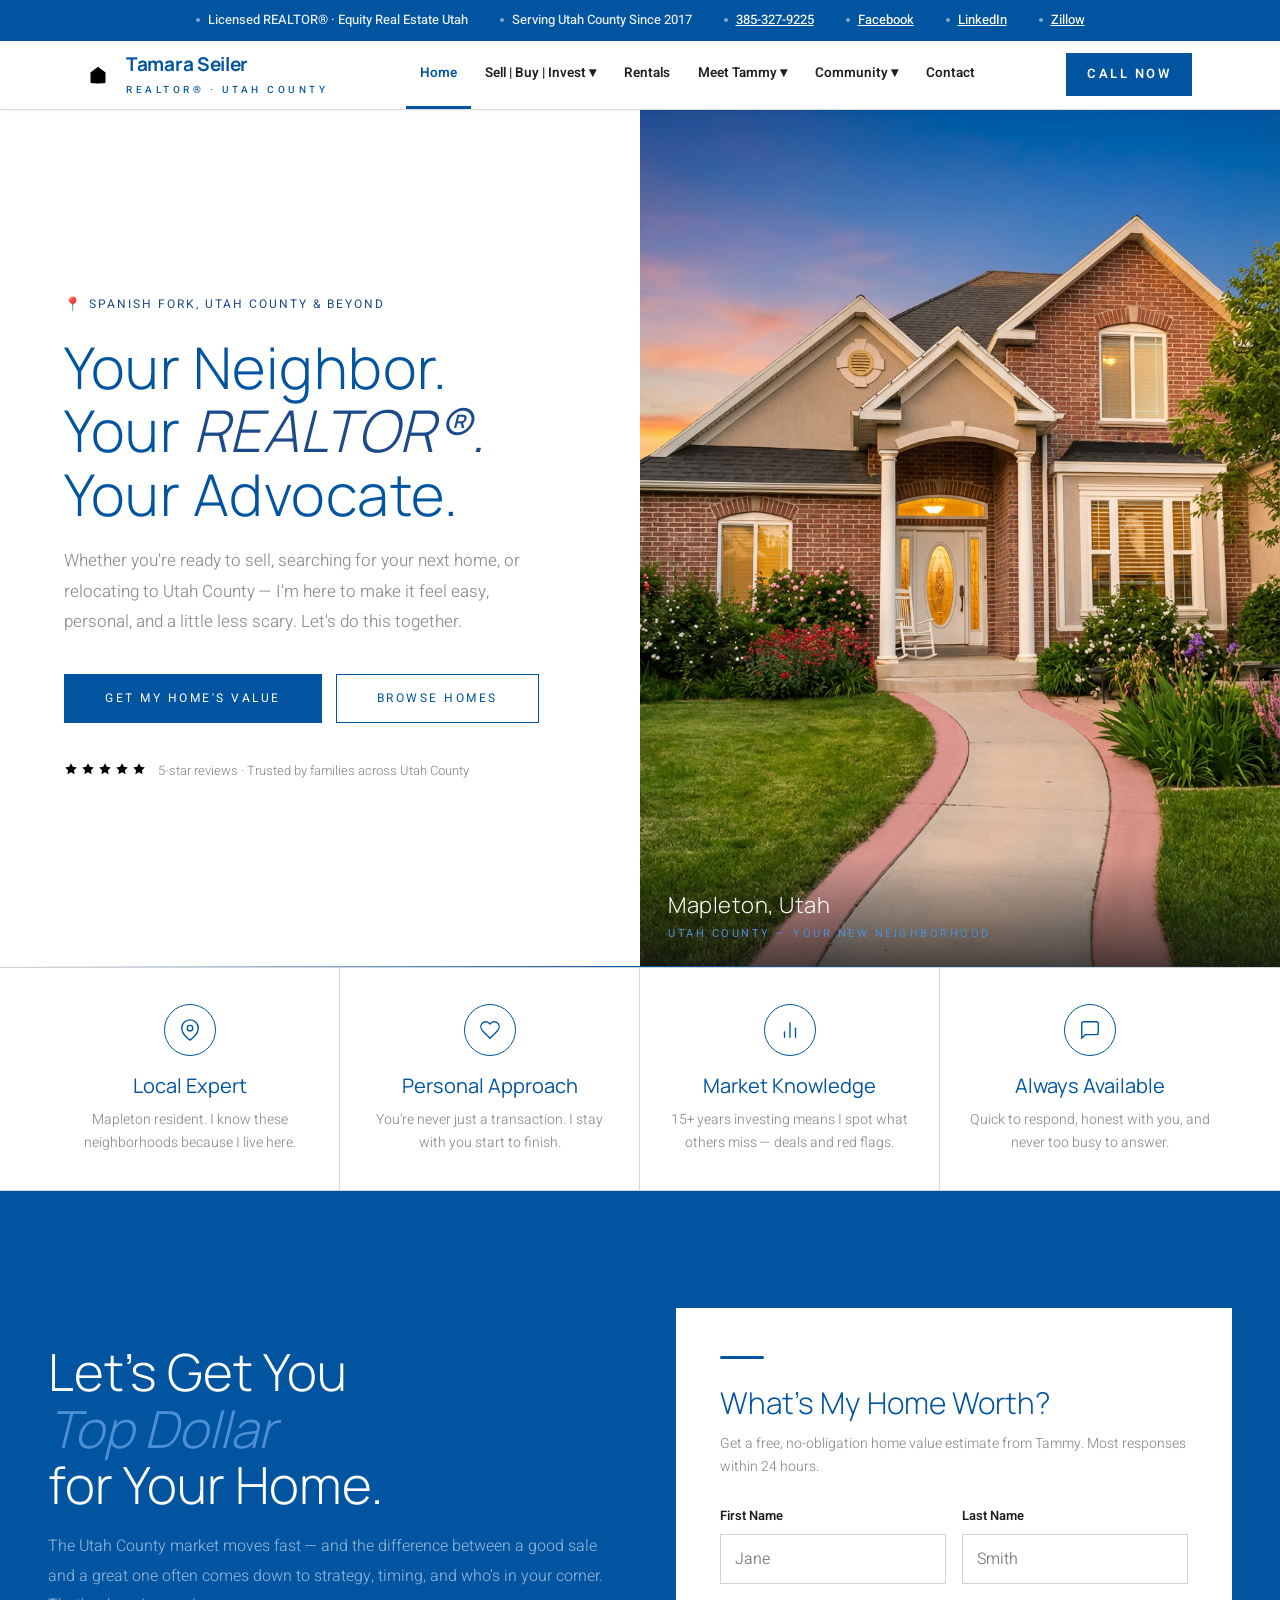
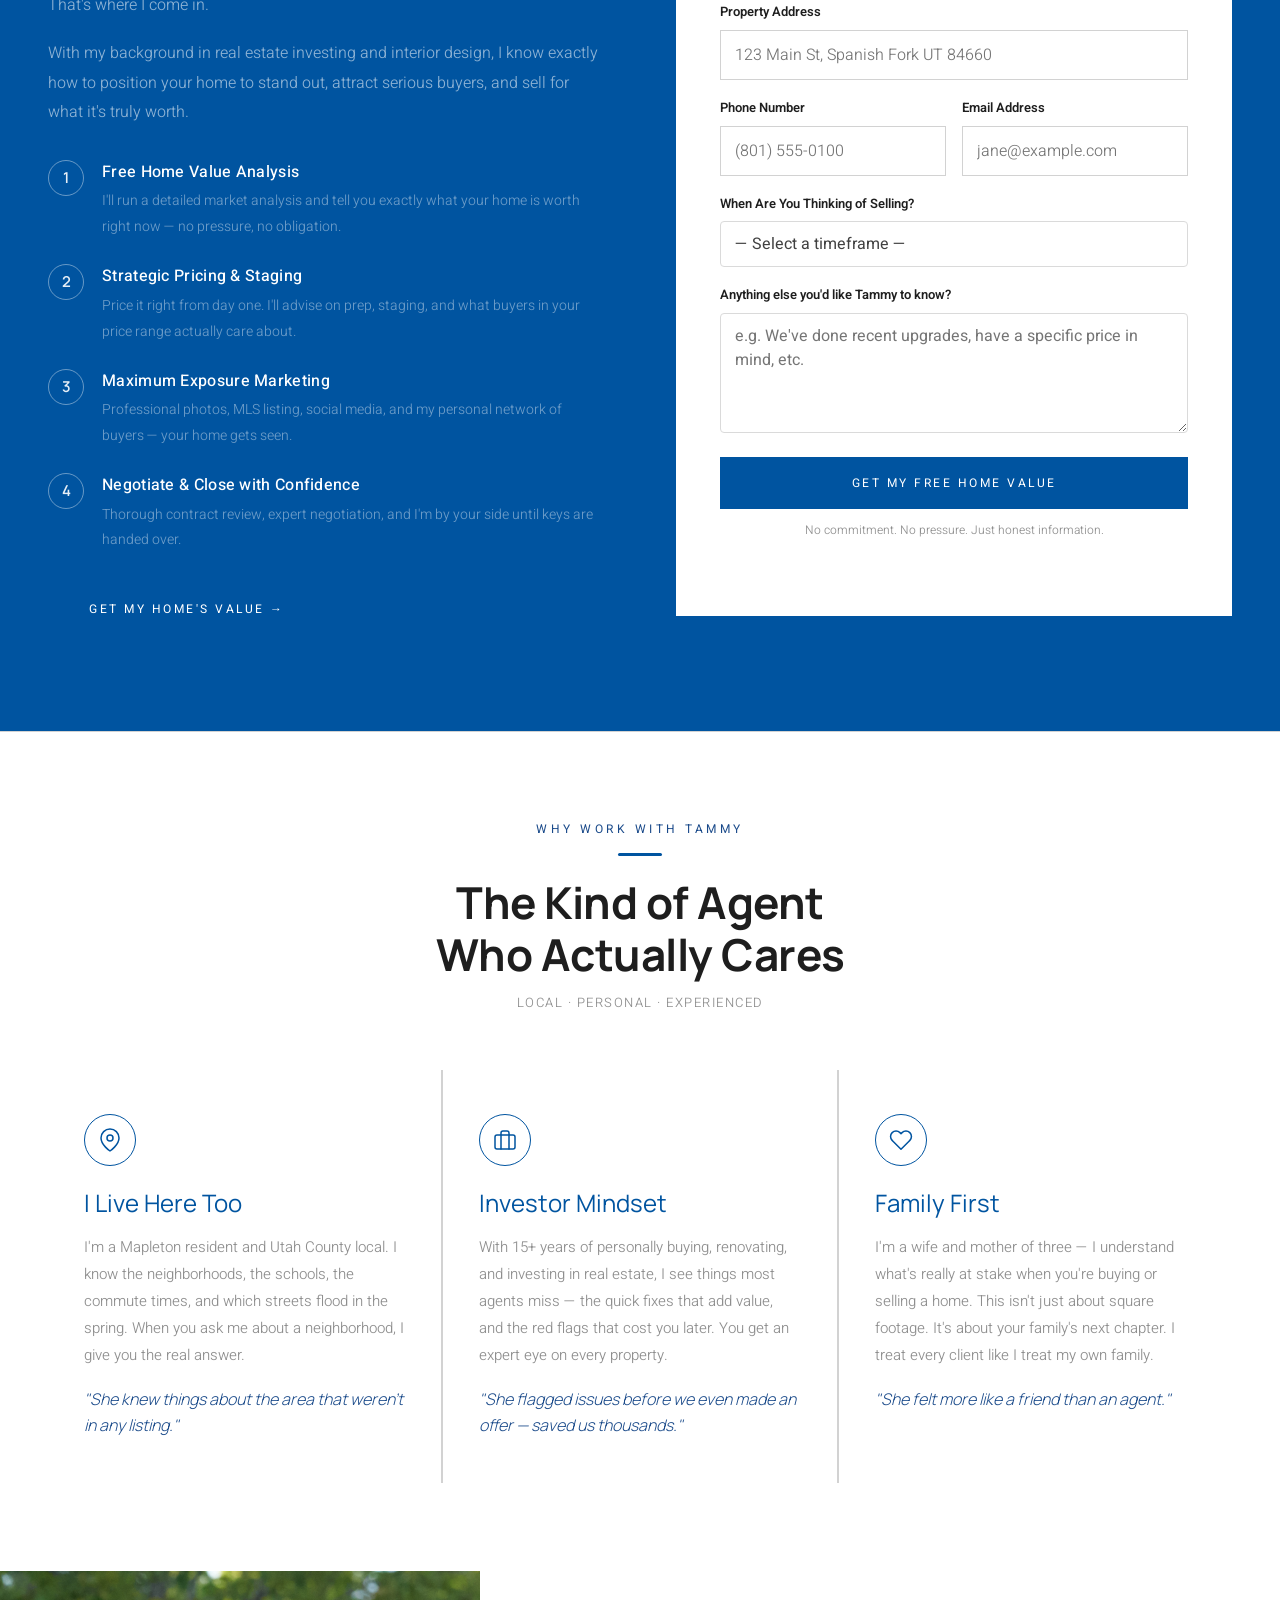
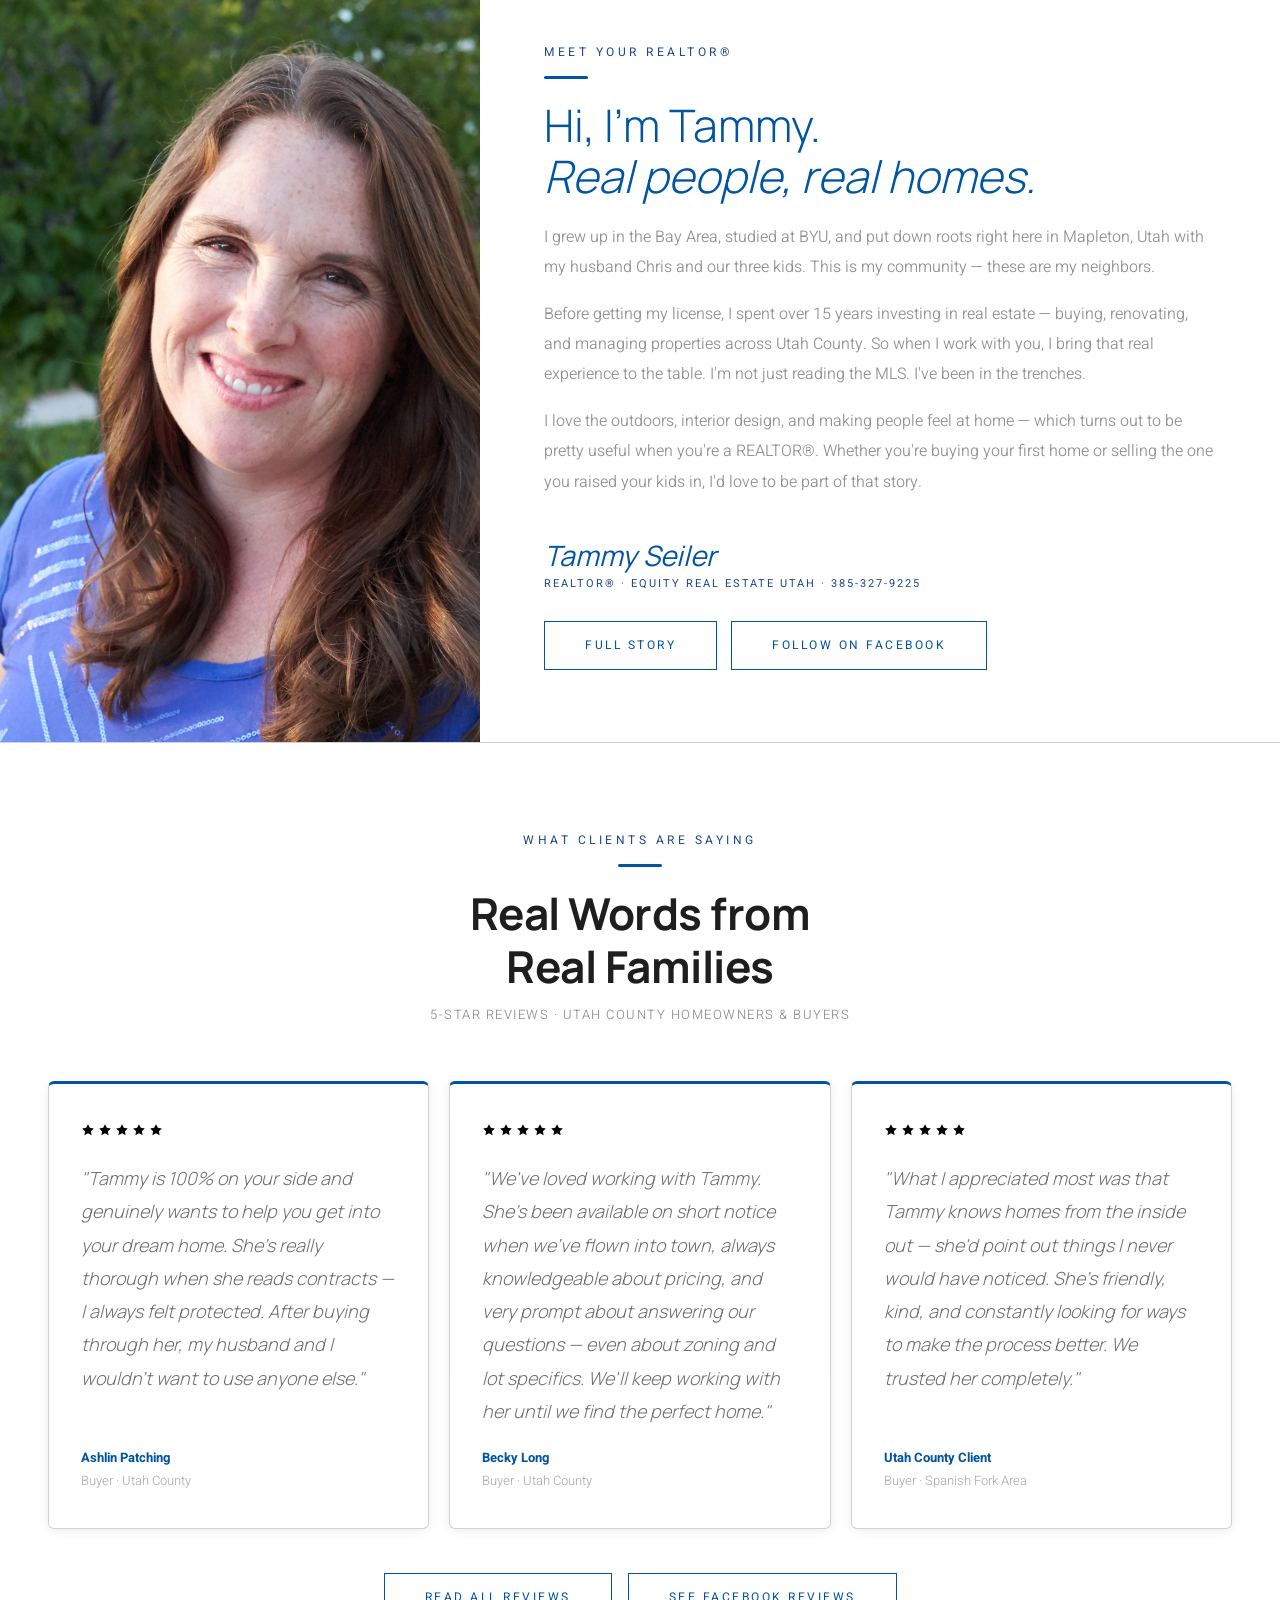
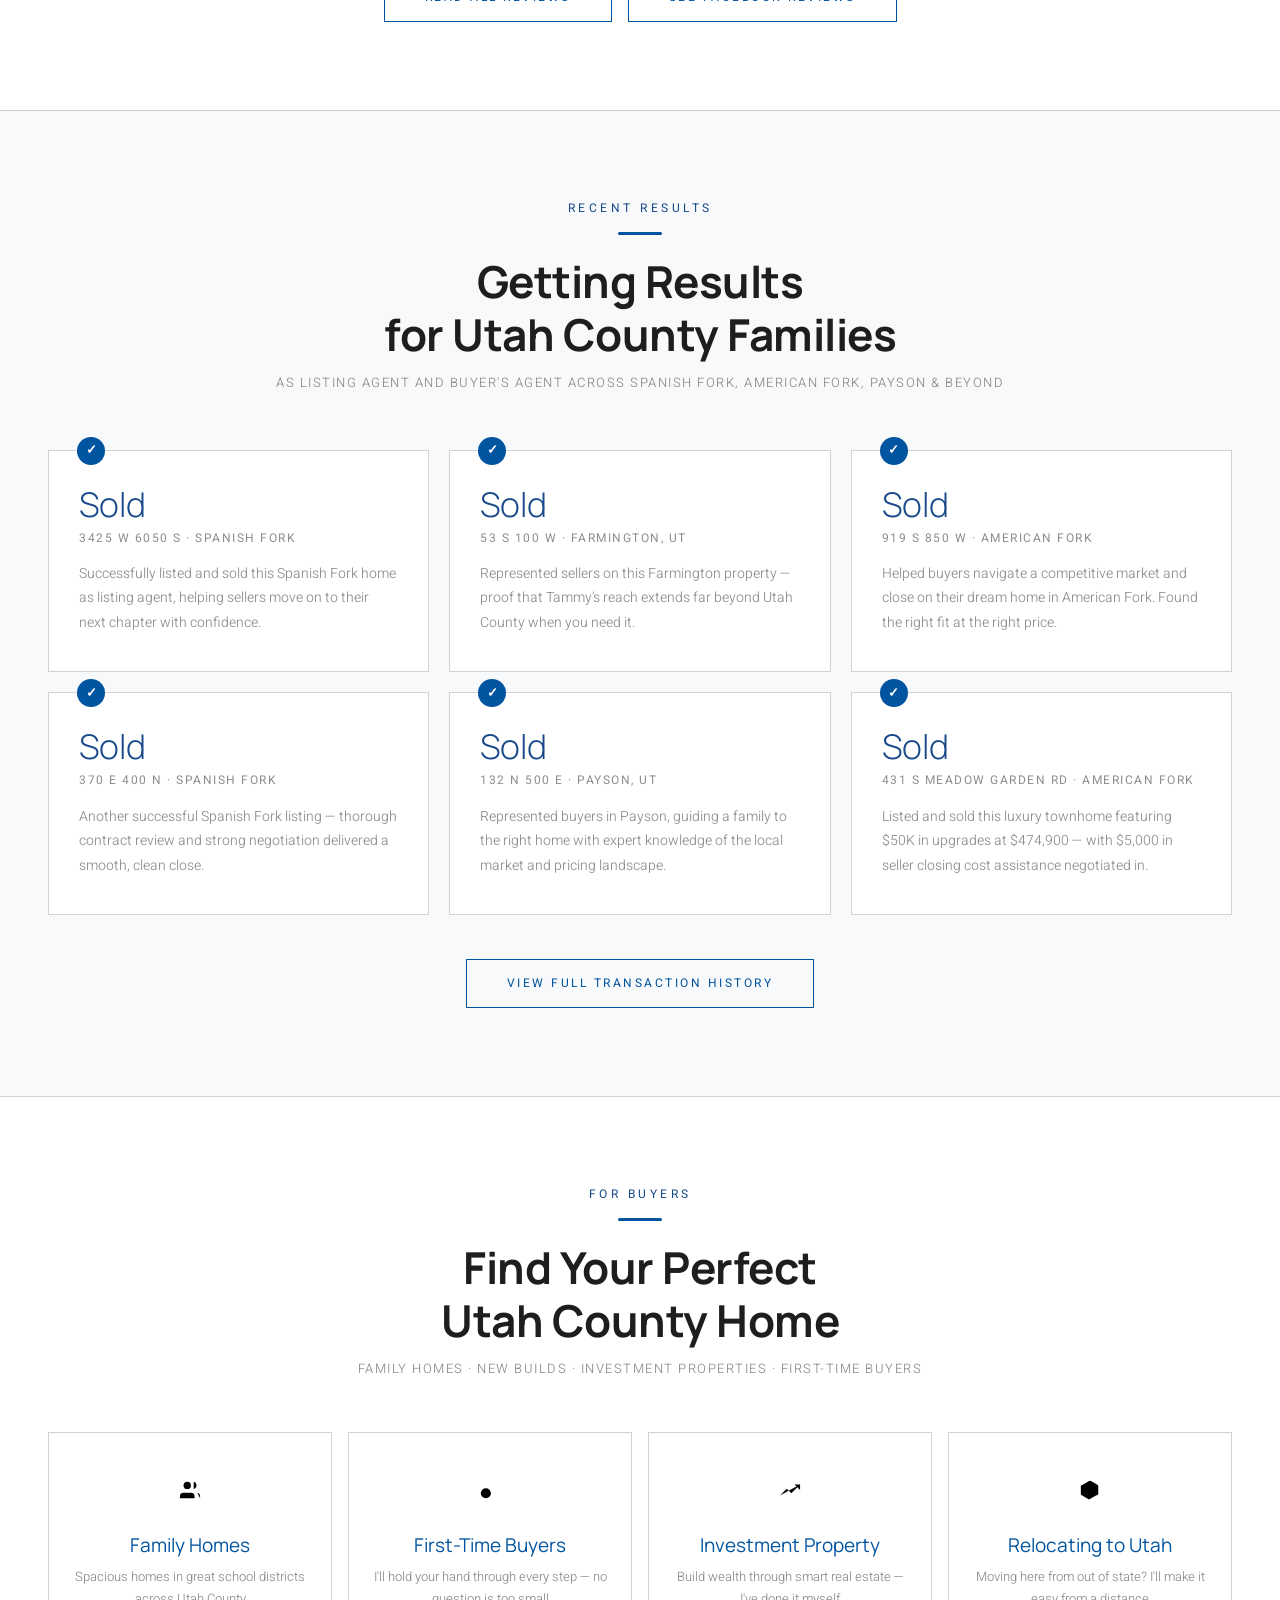
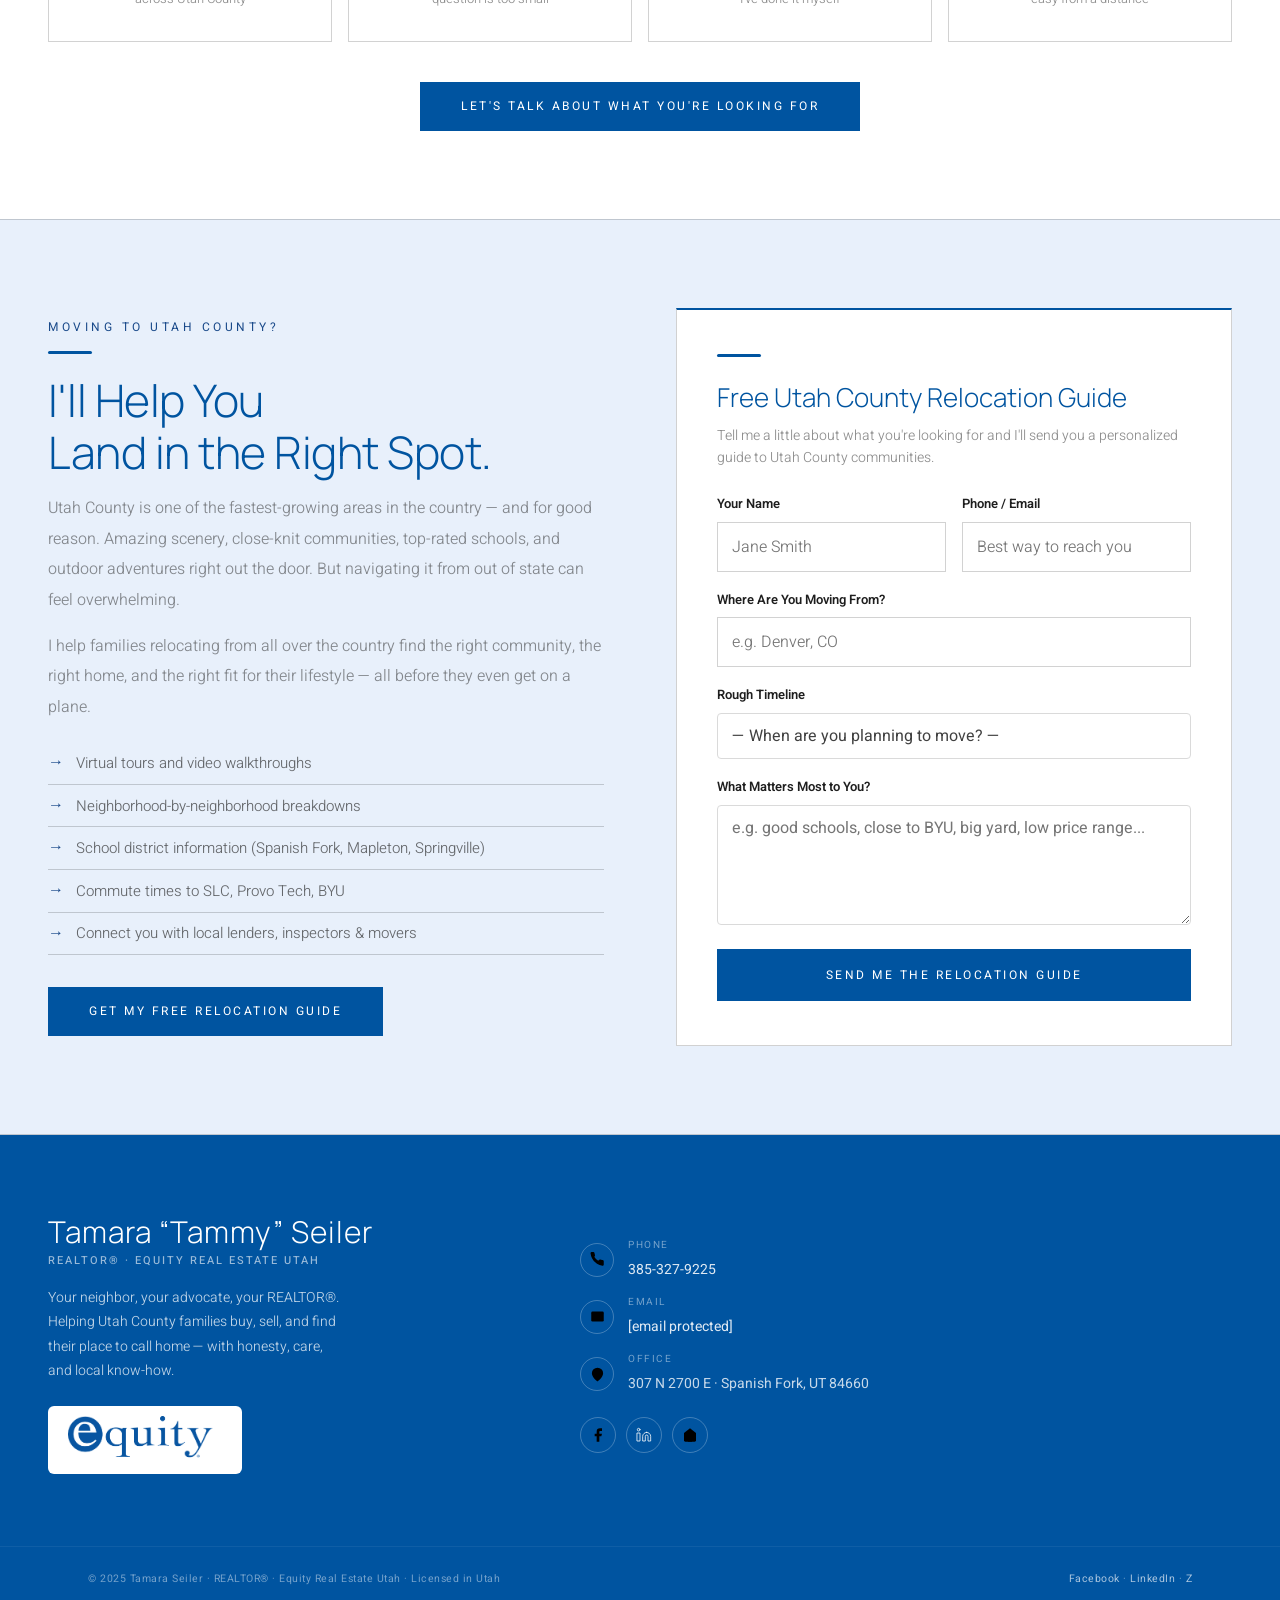
<file: index.html>
<!DOCTYPE html>
<html lang="en">
<head>
  <meta charset="UTF-8"/>
  <meta name="viewport" content="width=device-width, initial-scale=1.0"/>
  <title>Tamara Seiler · REALTOR&reg; | Utah County Homes | Spanish Fork</title>
  <meta name="description" content="Tamara &ldquo;Tammy&rdquo; Seiler is a trusted REALTOR&reg; in Spanish Fork, Utah. Serving Mapleton, Provo, and all of Utah County. Free home value estimates. Call 385-327-9225."/>
  <meta name="keywords" content="realtor Spanish Fork Utah, homes for sale Utah County, Mapleton real estate, Provo homes for sale, sell my home Utah, Tamara Seiler realtor"/>
  <link rel="stylesheet" href="style.css"/>
  <!-- Open Graph -->
  <meta property="og:title" content="Tamara Seiler · REALTOR® | Utah County Real Estate"/>
  <meta property="og:description" content="Helping families buy and sell homes across Utah County. Local expert, personal approach. Call 385-327-9225."/>
  <meta property="og:type" content="website"/>
  <link rel="canonical" href="https://www.tammyseiler.com/"/>
  <script type="application/ld+json">
      {
        "@context": "https://schema.org",
        "@type": "RealEstateAgent",
        "name": "Tamara Seiler",
        "alternateName": "Tammy Seiler",
        "description": "Licensed REALTOR® serving Spanish Fork, Mapleton, Provo, and all of Utah County. Specializing in helping families buy and sell homes.",
        "url": "https://www.tammyseiler.com",
        "telephone": "+13853279225",
        "email": "tammy@tammyseiler.com",
        "image": "img/tammypic.png",
        "address": {
          "@type": "PostalAddress",
          "streetAddress": "307 N 2700 E",
          "addressLocality": "Spanish Fork",
          "addressRegion": "UT",
          "postalCode": "84660",
          "addressCountry": "US"
        },
        "geo": {
          "@type": "GeoCoordinates",
          "latitude": 40.1150,
          "longitude": -111.6549
        },
        "areaServed": [
          {"@type": "City", "name": "Spanish Fork", "containedInPlace": {"@type": "State", "name": "Utah"}},
          {"@type": "City", "name": "Mapleton", "containedInPlace": {"@type": "State", "name": "Utah"}},
          {"@type": "City", "name": "Provo", "containedInPlace": {"@type": "State", "name": "Utah"}},
          {"@type": "City", "name": "Springville", "containedInPlace": {"@type": "State", "name": "Utah"}},
          {"@type": "City", "name": "American Fork", "containedInPlace": {"@type": "State", "name": "Utah"}},
          {"@type": "City", "name": "Payson", "containedInPlace": {"@type": "State", "name": "Utah"}}
        ],
        "memberOf": {
          "@type": "Organization",
          "name": "Equity Real Estate Utah"
        },
        "sameAs": [
          "https://www.facebook.com/tamara.utah.homes/",
          "https://www.linkedin.com/in/tammy-seiler"
        ]
      }
  </script>
<meta property="og:image" content="https://www.tammyseiler.com/img/tammypic.png"/>
  <meta property="og:url" content="https://www.tammyseiler.com/"/>
</head>
<body>

<!-- ════════════════════════════════════════════════════════════
     TRUST BAR — quick credibility at the very top
     ════════════════════════════════════════════════════════════ -->
<div class="trust-bar">
  <div class="tb-item"><span class="tb-dot"></span><span>Licensed REALTOR&reg; &middot; Equity Real Estate Utah</span></div>
  <div class="tb-item"><span class="tb-dot"></span><span>Serving Utah County Since 2017</span></div>
  <div class="tb-item"><span class="tb-dot"></span><a href="tel:3853279225">385-327-9225</a></div>
  <div class="tb-item"><span class="tb-dot"></span><a href="https://www.facebook.com/tamara.utah.homes/" target="_blank" rel="noopener">Facebook</a></div>
  <div class="tb-item"><span class="tb-dot"></span><a href="https://www.linkedin.com/in/tammy-seiler" target="_blank" rel="noopener">LinkedIn</a></div>
  <div class="tb-item"><span class="tb-dot"></span><a href="https://www.zillow.com/profile/Tammys-Realty" target="_blank" rel="noopener">Zillow</a></div>
</div>
</div>

<!-- ════════════════════════════════════════════════════════════
     NAVIGATION
     ════════════════════════════════════════════════════════════ -->
<header>
  <div class="nav-inner">
    <a class="nav-brand" href="index.html">
      <span style="color:var(--equity-blue);display:flex;align-items:center;flex-shrink:0;"><svg width="20" height="20" viewBox="0 0 24 24"><path d="M3 9l9-7 9 7v11a2 2 0 01-2 2H5a2 2 0 01-2-2z"/><polyline points="9 22 9 12 15 12 15 22"/></svg></span>
      <div style="margin-left:8px;"><span class="brand-name">Tamara Seiler</span><span class="brand-sub">REALTOR&reg; &middot; Utah County</span></div>
    </a>
    <ul class="nav-links">
      <li><a href="index.html" class="active">Home</a></li>
      <li class="has-dropdown"><a href="buy-sell-invest.html">Sell | Buy | Invest &#9662;</a><div class="dropdown"><a href="buy-sell-invest.html#sell">Sell Your Home</a><a href="buy-sell-invest.html#buy">Buy a Home</a><a href="buy-sell-invest.html#invest">Invest</a><a href="featured-listings.html">Current Listings</a></div></li>
      <li><a href="rentals.html">Rentals</a></li>
      <li class="has-dropdown"><a href="about.html">Meet Tammy &#9662;</a><div class="dropdown"><a href="about.html">About Tammy</a><a href="client-testimonials.html">Client Reviews</a></div></li>
      <li class="has-dropdown"><a href="community.html">Community &#9662;</a><div class="dropdown"><a href="community.html#spanish-fork">Spanish Fork</a><a href="community.html#mapleton">Mapleton</a><a href="community.html#springville">Springville</a></div></li>
      <li><a href="contact.html">Contact</a></li>
    </ul>
    <div class="nav-right"><a href="tel:3853279225" class="btn btn-gold" style="padding:10px 20px;font-size:13px;font-weight:600;white-space:nowrap;">Call Now</a></div>
    <button class="hamburger" aria-label="Menu"><span></span><span></span><span></span></button>
  </div>
</header>

<!-- ════════════════════════════════════════════════════════════
     HERO — Above the fold. Personal photo + dual CTA.
     H1 optimized for "Realtor Spanish Fork / Utah County"
     ════════════════════════════════════════════════════════════ -->
<section class="hero-v5" aria-label="Welcome">
  <div class="hero-v5-text">
    <div class="location-tag">Spanish Fork, Utah County &amp; Beyond</div>
    <h1>Your Neighbor.<br/>Your <em>REALTOR®.</em><br/>Your Advocate.</h1>
    <p class="hero-sub">
      Whether you're ready to sell, searching for your next home, or relocating to Utah County — I'm here to make it feel easy, personal, and a little less scary. Let's do this together.
    </p>
    <div class="hero-dual-cta">
      <a href="buy-sell-invest.html" class="btn btn-ink">Get My Home's Value</a>
      <a href="featured-listings.html" class="btn btn-outline">Browse Homes</a>
    </div>
    <div class="hero-social-proof">
      <span class="star-row"><span style="display:inline-flex;gap:3px;color:var(--equity-blue);"><svg width="14" height="14" viewBox="0 0 24 24"><polygon points="12 2 15.09 8.26 22 9.27 17 14.14 18.18 21.02 12 17.77 5.82 21.02 7 14.14 2 9.27 8.91 8.26 12 2"/></svg> <svg width="14" height="14" viewBox="0 0 24 24"><polygon points="12 2 15.09 8.26 22 9.27 17 14.14 18.18 21.02 12 17.77 5.82 21.02 7 14.14 2 9.27 8.91 8.26 12 2"/></svg> <svg width="14" height="14" viewBox="0 0 24 24"><polygon points="12 2 15.09 8.26 22 9.27 17 14.14 18.18 21.02 12 17.77 5.82 21.02 7 14.14 2 9.27 8.91 8.26 12 2"/></svg> <svg width="14" height="14" viewBox="0 0 24 24"><polygon points="12 2 15.09 8.26 22 9.27 17 14.14 18.18 21.02 12 17.77 5.82 21.02 7 14.14 2 9.27 8.91 8.26 12 2"/></svg> <svg width="14" height="14" viewBox="0 0 24 24"><polygon points="12 2 15.09 8.26 22 9.27 17 14.14 18.18 21.02 12 17.77 5.82 21.02 7 14.14 2 9.27 8.91 8.26 12 2"/></svg></span></span>
      <span>5-star reviews · Trusted by families across Utah County</span>
    </div>
  </div>
  <div class="hero-v5-image">
    <img src="img/hero.png"
         style="object-position: center 40%;"
         alt="Mapleton, Utah — Scenic mountain views"
         loading="eager"/>
    <div class="img-caption">
      <div class="caption-name">Mapleton, Utah</div>
      <div class="caption-title">Utah County — Your New Neighborhood</div>
    </div>
  </div>
</section>

<!-- ════════════════════════════════════════════════════════════
     VALUE PROPS — Quick-scan trust signals below the fold
     ════════════════════════════════════════════════════════════ -->
<div class="value-strip">
  <div class="value-strip-inner">
    <div class="value-item">
      <div class="value-icon" style="display:flex;justify-content:center;margin-bottom:14px;"><span class="lux-icon"><svg width="22" height="22" viewBox="0 0 24 24"><path d="M21 10c0 7-9 13-9 13s-9-6-9-13a9 9 0 0118 0z"/><circle cx="12" cy="10" r="3"/></svg></span></div>
      <div class="value-title">Local Expert</div>
      <div class="value-desc">Mapleton resident. I know these neighborhoods because I live here.</div>
    </div>
    <div class="value-item">
      <div class="value-icon" style="display:flex;justify-content:center;margin-bottom:14px;"><span class="lux-icon"><svg width="22" height="22" viewBox="0 0 24 24"><path d="M20.42 4.58a5.4 5.4 0 00-7.65 0l-.77.78-.77-.78a5.4 5.4 0 00-7.65 0C1.46 6.7 1.33 10.28 4 13l8 8 8-8c2.67-2.72 2.54-6.3.42-8.42z"/></svg></span></div>
      <div class="value-title">Personal Approach</div>
      <div class="value-desc">You're never just a transaction. I stay with you start to finish.</div>
    </div>
    <div class="value-item">
      <div class="value-icon" style="display:flex;justify-content:center;margin-bottom:14px;"><span class="lux-icon"><svg width="22" height="22" viewBox="0 0 24 24"><line x1="18" y1="20" x2="18" y2="10"/><line x1="12" y1="20" x2="12" y2="4"/><line x1="6" y1="20" x2="6" y2="14"/></svg></span></div>
      <div class="value-title">Market Knowledge</div>
      <div class="value-desc">15+ years investing means I spot what others miss — deals and red flags.</div>
    </div>
    <div class="value-item">
      <div class="value-icon" style="display:flex;justify-content:center;margin-bottom:14px;"><span class="lux-icon"><svg width="22" height="22" viewBox="0 0 24 24"><path d="M21 15a2 2 0 01-2 2H7l-4 4V5a2 2 0 012-2h14a2 2 0 012 2z"/></svg></span></div>
      <div class="value-title">Always Available</div>
      <div class="value-desc">Quick to respond, honest with you, and never too busy to answer.</div>
    </div>
  </div>
</div>

<!-- ════════════════════════════════════════════════════════════
     SELLER SECTION — HIGH PRIORITY lead generation
     Target: homeowners thinking about selling
     ════════════════════════════════════════════════════════════ -->
<section class="seller-section" id="sell" aria-label="Sell your home">
  <div class="seller-inner">
    <div class="seller-text">
      <span class="eyebrow">Thinking of Selling?</span>
      <div class="gold-rule"></div>
      <h2>Let's Get You<br/><em>Top Dollar</em><br/>for Your Home.</h2>
      <p>
        The Utah County market moves fast — and the difference between a good sale and a great one often comes down to strategy, timing, and who's in your corner. That's where I come in.
      </p>
      <p>
        With my background in real estate investing and interior design, I know exactly how to position your home to stand out, attract serious buyers, and sell for what it's truly worth.
      </p>
      <div class="seller-steps">
        <div class="seller-step">
          <div class="seller-step-num">1</div>
          <div class="seller-step-body">
            <h4>Free Home Value Analysis</h4>
            <p>I'll run a detailed market analysis and tell you exactly what your home is worth right now — no pressure, no obligation.</p>
          </div>
        </div>
        <div class="seller-step">
          <div class="seller-step-num">2</div>
          <div class="seller-step-body">
            <h4>Strategic Pricing &amp; Staging</h4>
            <p>Price it right from day one. I'll advise on prep, staging, and what buyers in your price range actually care about.</p>
          </div>
        </div>
        <div class="seller-step">
          <div class="seller-step-num">3</div>
          <div class="seller-step-body">
            <h4>Maximum Exposure Marketing</h4>
            <p>Professional photos, MLS listing, social media, and my personal network of buyers — your home gets seen.</p>
          </div>
        </div>
        <div class="seller-step">
          <div class="seller-step-num">4</div>
          <div class="seller-step-body">
            <h4>Negotiate &amp; Close with Confidence</h4>
            <p>Thorough contract review, expert negotiation, and I'm by your side until keys are handed over.</p>
          </div>
        </div>
      </div>
      <a href="buy-sell-invest.html" class="btn btn-gold">Get My Home's Value →</a>
    </div>

    <!-- Seller lead capture form -->
    <div class="seller-form-card">
      <div class="gold-rule"></div>
      <h3>What's My Home Worth?</h3>
      <p>Get a free, no-obligation home value estimate from Tammy. Most responses within 24 hours.</p>
      <form data-form="home-value" id="homeValueForm">
          <input type="hidden" name="form_type" value="Home Value Request" />
          <div class="form-2col">
              <div class="input-group">
                  <label class="input-label">First Name</label>
                  <input class="input-field" type="text" name="firstName" placeholder="Jane" required />
              </div>
              <div class="input-group">
                  <label class="input-label">Last Name</label>
                  <input class="input-field" type="text" name="lastName" placeholder="Smith" required />
              </div>
          </div>
          <div class="input-group">
              <label class="input-label">Property Address</label>
              <input class="input-field" type="text" name="address" placeholder="123 Main St, Spanish Fork UT 84660" required />
          </div>
          <div class="form-2col">
              <div class="input-group">
                  <label class="input-label">Phone Number</label>
                  <input class="input-field" type="tel" name="phone" placeholder="(801) 555-0100" />
              </div>
              <div class="input-group">
                  <label class="input-label">Email Address</label>
                  <input class="input-field" type="email" name="email" placeholder="jane@example.com" required />
              </div>
          </div>
          <div class="input-group">
              <label class="input-label">When Are You Thinking of Selling?</label>
              <select class="input-field" name="timeline">
                  <option value="">— Select a timeframe —</option>
                  <option>Right away (0–3 months)</option>
                  <option>Within 6 months</option>
                  <option>Just exploring for now</option>
                  <option>Not sure yet</option>
              </select>
          </div>
          <div class="input-group" style="margin-bottom:24px;">
              <label class="input-label">Anything else you'd like Tammy to know?</label>
              <textarea class="input-field" name="notes" rows="3" placeholder="e.g. We've done recent upgrades, have a specific price in mind, etc."></textarea>
          </div>
          <button type="submit" class="btn btn-gold" style="width:100%;display:block;text-align:center;padding:16px;">
              Get My Free Home Value
          </button>
          <div class="form-success" id="homeValueSuccess">
              Thank you! Tammy will review your property and reach out within 24 hours.
          </div>
          <p style="font-size:12px;color:var(--stone);text-align:center;margin-top:12px;font-weight:300;">
              No commitment. No pressure. Just honest information.
          </p>
      </form>
    </div>
  </div>
</section>

<!-- ════════════════════════════════════════════════════════════
     WHY WORK WITH TAMMY
     ════════════════════════════════════════════════════════════ -->
<section class="why-section" aria-label="Why work with Tammy">
  <div class="why-inner">
    <div class="text-center">
      <span class="eyebrow">Why Work With Tammy</span>
      <div class="gold-rule center"></div>
      <h2 class="section-title">The Kind of Agent<br/>Who Actually Cares</h2>
      <p class="section-sub">Local · Personal · Experienced</p>
    </div>
    <div class="why-grid">
      <div class="why-card">
        <div class="why-card-icon"><span style="display:inline-flex;align-items:center;vertical-align:middle;"><svg width="14" height="14" viewBox="0 0 24 24"><path d="M21 10c0 7-9 13-9 13s-9-6-9-13a9 9 0 0118 0z"/><circle cx="12" cy="10" r="3"/></svg></span></div>
        <h3>I Live Here Too</h3>
        <p>I'm a Mapleton resident and Utah County local. I know the neighborhoods, the schools, the commute times, and which streets flood in the spring. When you ask me about a neighborhood, I give you the real answer.</p>
        <div class="why-quote">"She knew things about the area that weren't in any listing."</div>
      </div>
      <div class="why-card">
        <div class="why-card-icon"><svg width="24" height="24" viewBox="0 0 24 24"><rect x="2" y="7" width="20" height="14" rx="2"/><path d="M16 21V5a2 2 0 00-2-2h-4a2 2 0 00-2 2v16"/></svg></div>
        <h3>Investor Mindset</h3>
        <p>With 15+ years of personally buying, renovating, and investing in real estate, I see things most agents miss — the quick fixes that add value, and the red flags that cost you later. You get an expert eye on every property.</p>
        <div class="why-quote">"She flagged issues before we even made an offer — saved us thousands."</div>
      </div>
      <div class="why-card">
        <div class="why-card-icon"><svg width="24" height="24" viewBox="0 0 24 24"><path d="M20.84 4.61a5.5 5.5 0 00-7.78 0L12 5.67l-1.06-1.06a5.5 5.5 0 00-7.78 7.78l1.06 1.06L12 21.23l7.78-7.78 1.06-1.06a5.5 5.5 0 000-7.78z"/></svg></div>
        <h3>Family First</h3>
        <p>I'm a wife and mother of three — I understand what's really at stake when you're buying or selling a home. This isn't just about square footage. It's about your family's next chapter. I treat every client like I treat my own family.</p>
        <div class="why-quote">"She felt more like a friend than an agent."</div>
      </div>
    </div>
  </div>
</section>

<!-- ════════════════════════════════════════════════════════════
     MEET TAMMY — Personal story, brief
     ════════════════════════════════════════════════════════════ -->
<section aria-label="About Tamara Seiler">
  <div class="about-split">
    <div class="about-split-img">
      <img src="img/tammypic.png"
           alt="Tamara Seiler, REALTOR® Spanish Fork Utah"
           loading="lazy"/>
    </div>
    <div class="about-split-text">
      <span class="eyebrow">Meet Your REALTOR®</span>
      <div class="gold-rule"></div>
      <h2>Hi, I'm Tammy.<br/><em>Real people, real homes.</em></h2>
      <p>
        I grew up in the Bay Area, studied at BYU, and put down roots right here in Mapleton, Utah with my husband Chris and our three kids. This is my community — these are my neighbors.
      </p>
      <p>
        Before getting my license, I spent over 15 years investing in real estate — buying, renovating, and managing properties across Utah County. So when I work with you, I bring that real experience to the table. I'm not just reading the MLS. I've been in the trenches.
      </p>
      <p>
        I love the outdoors, interior design, and making people feel at home — which turns out to be pretty useful when you're a REALTOR®. Whether you're buying your first home or selling the one you raised your kids in, I'd love to be part of that story.
      </p>
      <div class="signature">Tammy Seiler</div>
      <div class="sig-title">REALTOR® · Equity Real Estate Utah · 385-327-9225</div>
      <div style="margin-top:28px;display:flex;gap:14px;flex-wrap:wrap;">
        <a href="about.html" class="btn btn-outline">Full Story</a>
        <a href="https://www.facebook.com/tamara.utah.homes/" target="_blank" rel="noopener" class="btn btn-outline-gold">Follow on Facebook</a>
      </div>
    </div>
  </div>
</section>

<!-- ════════════════════════════════════════════════════════════
     TESTIMONIALS — Social proof, trust building
     ════════════════════════════════════════════════════════════ -->
<section class="testimonials-v5" aria-label="Client reviews">
  <div class="testimonials-v5-inner">
    <div class="text-center">
      <span class="eyebrow">What Clients Are Saying</span>
      <div class="gold-rule center"></div>
      <h2 class="section-title">Real Words from<br/>Real Families</h2>
      <p class="section-sub">5-star reviews · Utah County homeowners &amp; buyers</p>
    </div>
    <div class="testimonials-v5-grid">
      <div class="tcard">
        <div class="tcard-stars"><span style="display:inline-flex;gap:3px;color:var(--equity-blue);"><svg width="14" height="14" viewBox="0 0 24 24"><polygon points="12 2 15.09 8.26 22 9.27 17 14.14 18.18 21.02 12 17.77 5.82 21.02 7 14.14 2 9.27 8.91 8.26 12 2"/></svg> <svg width="14" height="14" viewBox="0 0 24 24"><polygon points="12 2 15.09 8.26 22 9.27 17 14.14 18.18 21.02 12 17.77 5.82 21.02 7 14.14 2 9.27 8.91 8.26 12 2"/></svg> <svg width="14" height="14" viewBox="0 0 24 24"><polygon points="12 2 15.09 8.26 22 9.27 17 14.14 18.18 21.02 12 17.77 5.82 21.02 7 14.14 2 9.27 8.91 8.26 12 2"/></svg> <svg width="14" height="14" viewBox="0 0 24 24"><polygon points="12 2 15.09 8.26 22 9.27 17 14.14 18.18 21.02 12 17.77 5.82 21.02 7 14.14 2 9.27 8.91 8.26 12 2"/></svg> <svg width="14" height="14" viewBox="0 0 24 24"><polygon points="12 2 15.09 8.26 22 9.27 17 14.14 18.18 21.02 12 17.77 5.82 21.02 7 14.14 2 9.27 8.91 8.26 12 2"/></svg></span></div>
        <div class="tcard-text">
          "Tammy is 100% on your side and genuinely wants to help you get into your dream home. She's really thorough when she reads contracts — I always felt protected. After buying through her, my husband and I wouldn't want to use anyone else."
        </div>
        <div class="tcard-author">Ashlin Patching</div>
        <div class="tcard-detail">Buyer · Utah County</div>
      </div>
      <div class="tcard">
        <div class="tcard-stars"><span style="display:inline-flex;gap:3px;color:var(--equity-blue);"><svg width="14" height="14" viewBox="0 0 24 24"><polygon points="12 2 15.09 8.26 22 9.27 17 14.14 18.18 21.02 12 17.77 5.82 21.02 7 14.14 2 9.27 8.91 8.26 12 2"/></svg> <svg width="14" height="14" viewBox="0 0 24 24"><polygon points="12 2 15.09 8.26 22 9.27 17 14.14 18.18 21.02 12 17.77 5.82 21.02 7 14.14 2 9.27 8.91 8.26 12 2"/></svg> <svg width="14" height="14" viewBox="0 0 24 24"><polygon points="12 2 15.09 8.26 22 9.27 17 14.14 18.18 21.02 12 17.77 5.82 21.02 7 14.14 2 9.27 8.91 8.26 12 2"/></svg> <svg width="14" height="14" viewBox="0 0 24 24"><polygon points="12 2 15.09 8.26 22 9.27 17 14.14 18.18 21.02 12 17.77 5.82 21.02 7 14.14 2 9.27 8.91 8.26 12 2"/></svg> <svg width="14" height="14" viewBox="0 0 24 24"><polygon points="12 2 15.09 8.26 22 9.27 17 14.14 18.18 21.02 12 17.77 5.82 21.02 7 14.14 2 9.27 8.91 8.26 12 2"/></svg></span></div>
        <div class="tcard-text">
          "We've loved working with Tammy. She's been available on short notice when we've flown into town, always knowledgeable about pricing, and very prompt about answering our questions — even about zoning and lot specifics. We'll keep working with her until we find the perfect home."
        </div>
        <div class="tcard-author">Becky Long</div>
        <div class="tcard-detail">Buyer · Utah County</div>
      </div>
      <div class="tcard">
        <div class="tcard-stars"><span style="display:inline-flex;gap:3px;color:var(--equity-blue);"><svg width="14" height="14" viewBox="0 0 24 24"><polygon points="12 2 15.09 8.26 22 9.27 17 14.14 18.18 21.02 12 17.77 5.82 21.02 7 14.14 2 9.27 8.91 8.26 12 2"/></svg> <svg width="14" height="14" viewBox="0 0 24 24"><polygon points="12 2 15.09 8.26 22 9.27 17 14.14 18.18 21.02 12 17.77 5.82 21.02 7 14.14 2 9.27 8.91 8.26 12 2"/></svg> <svg width="14" height="14" viewBox="0 0 24 24"><polygon points="12 2 15.09 8.26 22 9.27 17 14.14 18.18 21.02 12 17.77 5.82 21.02 7 14.14 2 9.27 8.91 8.26 12 2"/></svg> <svg width="14" height="14" viewBox="0 0 24 24"><polygon points="12 2 15.09 8.26 22 9.27 17 14.14 18.18 21.02 12 17.77 5.82 21.02 7 14.14 2 9.27 8.91 8.26 12 2"/></svg> <svg width="14" height="14" viewBox="0 0 24 24"><polygon points="12 2 15.09 8.26 22 9.27 17 14.14 18.18 21.02 12 17.77 5.82 21.02 7 14.14 2 9.27 8.91 8.26 12 2"/></svg></span></div>
        <div class="tcard-text">
          "What I appreciated most was that Tammy knows homes from the inside out — she'd point out things I never would have noticed. She's friendly, kind, and constantly looking for ways to make the process better. We trusted her completely."
        </div>
        <div class="tcard-author">Utah County Client</div>
        <div class="tcard-detail">Buyer · Spanish Fork Area</div>
      </div>
    </div>
    <div class="text-center" style="margin-top:44px;">
      <a href="client-testimonials.html" class="btn btn-outline">Read All Reviews</a>
      &nbsp;&nbsp;
      <a href="https://www.facebook.com/tamara.utah.homes/" target="_blank" rel="noopener" class="btn btn-outline-gold">See Facebook Reviews</a>
    </div>
  </div>
</section>

<!-- ════════════════════════════════════════════════════════════
     RECENT SUCCESS STORIES
     ════════════════════════════════════════════════════════════ -->
<section class="success-section" aria-label="Recent sales results">
  <div class="success-inner">
    <div class="text-center">
      <span class="eyebrow">Recent Results</span>
      <div class="gold-rule center"></div>
      <h2 class="section-title">Getting Results<br/>for Utah County Families</h2>
      <p class="section-sub">As listing agent and buyer's agent across Spanish Fork, American Fork, Payson &amp; beyond</p>
    </div>
    <div class="success-grid">
      <div class="success-card">
        <div class="success-result">Sold</div>
        <div class="success-label">3425 W 6050 S · Spanish Fork</div>
        <div class="success-desc">Successfully listed and sold this Spanish Fork home as listing agent, helping sellers move on to their next chapter with confidence.</div>
      </div>
      <div class="success-card">
        <div class="success-result">Sold</div>
        <div class="success-label">53 S 100 W · Farmington, UT</div>
        <div class="success-desc">Represented sellers on this Farmington property — proof that Tammy's reach extends far beyond Utah County when you need it.</div>
      </div>
      <div class="success-card">
        <div class="success-result">Sold</div>
        <div class="success-label">919 S 850 W · American Fork</div>
        <div class="success-desc">Helped buyers navigate a competitive market and close on their dream home in American Fork. Found the right fit at the right price.</div>
      </div>
      <div class="success-card">
        <div class="success-result">Sold</div>
        <div class="success-label">370 E 400 N · Spanish Fork</div>
        <div class="success-desc">Another successful Spanish Fork listing — thorough contract review and strong negotiation delivered a smooth, clean close.</div>
      </div>
      <div class="success-card">
        <div class="success-result">Sold</div>
        <div class="success-label">132 N 500 E · Payson, UT</div>
        <div class="success-desc">Represented buyers in Payson, guiding a family to the right home with expert knowledge of the local market and pricing landscape.</div>
      </div>
      <div class="success-card">
        <div class="success-result">Sold</div>
        <div class="success-label">431 S Meadow Garden Rd · American Fork</div>
        <div class="success-desc">Listed and sold this luxury townhome featuring $50K in upgrades at $474,900 — with $5,000 in seller closing cost assistance negotiated in.</div>
      </div>
    </div>
    <div class="text-center" style="margin-top:44px;">
      <a href="featured-listings.html" class="btn btn-outline">View Full Transaction History</a>
    </div>
  </div>
</section>

<!-- ════════════════════════════════════════════════════════════
     BUYER SECTION — Start your search
     ════════════════════════════════════════════════════════════ -->
<section class="buyer-section" aria-label="Find a home in Utah County">
  <div class="buyer-inner">
    <div class="text-center">
      <span class="eyebrow">For Buyers</span>
      <div class="gold-rule center"></div>
      <h2 class="section-title">Find Your Perfect<br/>Utah County Home</h2>
      <p class="section-sub">Family homes · New builds · Investment properties · First-time buyers</p>
    </div>
    <div class="buyer-categories">
      <a href="contact.html?interest=family-home" class="buyer-cat">
        <div class="buyer-cat-icon"><svg width="22" height="22" viewBox="0 0 24 24"><path d="M17 21v-2a4 4 0 00-4-4H5a4 4 0 00-4 4v2"/><circle cx="9" cy="7" r="4"/><path d="M23 21v-2a4 4 0 00-3-3.87"/><path d="M16 3.13a4 4 0 010 7.75"/></svg></div>
        <div class="buyer-cat-name">Family Homes</div>
        <div class="buyer-cat-desc">Spacious homes in great school districts across Utah County</div>
      </a>
      <a href="contact.html?interest=first-time" class="buyer-cat">
        <div class="buyer-cat-icon"><svg width="22" height="22" viewBox="0 0 24 24"><circle cx="7.5" cy="15.5" r="5.5"/><path d="M21 2l-9.6 9.6M15.5 7.5l3 3"/></svg></div>
        <div class="buyer-cat-name">First-Time Buyers</div>
        <div class="buyer-cat-desc">I'll hold your hand through every step — no question is too small</div>
      </a>
      <a href="contact.html?interest=investment" class="buyer-cat">
        <div class="buyer-cat-icon"><svg width="22" height="22" viewBox="0 0 24 24"><polyline points="23 6 13.5 15.5 8.5 10.5 1 18"/><polyline points="17 6 23 6 23 12"/></svg></div>
        <div class="buyer-cat-name">Investment Property</div>
        <div class="buyer-cat-desc">Build wealth through smart real estate — I've done it myself</div>
      </a>
      <a href="contact.html?interest=relocation" class="buyer-cat">
        <div class="buyer-cat-icon"><svg width="22" height="22" viewBox="0 0 24 24"><line x1="16.5" y1="9.4" x2="7.5" y2="4.21"/><path d="M21 16V8a2 2 0 00-1-1.73l-7-4a2 2 0 00-2 0l-7 4A2 2 0 002 8v8a2 2 0 001 1.73l7 4a2 2 0 002 0l7-4A2 2 0 0021 16z"/><polyline points="3.27 6.96 12 12.01 20.73 6.96"/><line x1="12" y1="22.08" x2="12" y2="12"/></svg></div>
        <div class="buyer-cat-name">Relocating to Utah</div>
        <div class="buyer-cat-desc">Moving here from out of state? I'll make it easy from a distance</div>
      </a>
    </div>
    <div class="text-center" style="margin-top:40px;">
      <a href="contact.html" class="btn btn-ink">Let's Talk About What You're Looking For</a>
    </div>
  </div>
</section>

<!-- ════════════════════════════════════════════════════════════
     RELOCATION SECTION — "Moving to Utah County?"
     ════════════════════════════════════════════════════════════ -->
<section class="relocation-section" aria-label="Relocating to Utah County">
  <div class="relocation-inner">
    <div class="relocation-text">
      <span class="eyebrow">Moving to Utah County?</span>
      <div class="gold-rule"></div>
      <h2 class="section-title">I'll Help You<br/>Land in the Right Spot.</h2>
      <p>
        Utah County is one of the fastest-growing areas in the country — and for good reason. Amazing scenery, close-knit communities, top-rated schools, and outdoor adventures right out the door. But navigating it from out of state can feel overwhelming.
      </p>
      <p>
        I help families relocating from all over the country find the right community, the right home, and the right fit for their lifestyle — all before they even get on a plane.
      </p>
      <ul class="relocation-list">
        <li>Virtual tours and video walkthroughs</li>
        <li>Neighborhood-by-neighborhood breakdowns</li>
        <li>School district information (Spanish Fork, Mapleton, Springville)</li>
        <li>Commute times to SLC, Provo Tech, BYU</li>
        <li>Connect you with local lenders, inspectors &amp; movers</li>
      </ul>
      <a href="contact.html?interest=relocation" class="btn btn-ink">Get My Free Relocation Guide</a>
    </div>
    <div class="relocation-form-card">
      <div class="gold-rule"></div>
      <h3>Free Utah County Relocation Guide</h3>
      <p>Tell me a little about what you're looking for and I'll send you a personalized guide to Utah County communities.</p>
      <form data-form="relocation" id="relocationForm">
          <input type="hidden" name="form_type" value="Relocation Guide" />
          <div class="form-2col">
              <div class="input-group">
                  <label class="input-label">Your Name</label>
                  <input class="input-field" type="text" name="name" placeholder="Jane Smith" required />
              </div>
              <div class="input-group">
                  <label class="input-label">Phone / Email</label>
                  <input class="input-field" type="text" name="contact" placeholder="Best way to reach you" required />
              </div>
          </div>
          <div class="input-group">
              <label class="input-label">Where Are You Moving From?</label>
              <input class="input-field" type="text" name="movingFrom" placeholder="e.g. Denver, CO" />
          </div>
          <div class="input-group">
              <label class="input-label">Rough Timeline</label>
              <select class="input-field" name="timeline">
                  <option value="">— When are you planning to move? —</option>
                  <option>Within 3 months</option>
                  <option>3–6 months</option>
                  <option>6–12 months</option>
                  <option>Just exploring</option>
              </select>
          </div>
          <div class="input-group" style="margin-bottom:24px;">
              <label class="input-label">What Matters Most to You?</label>
              <textarea class="input-field" name="priorities" rows="3" placeholder="e.g. good schools, close to BYU, big yard, low price range..."></textarea>
          </div>
          <button type="submit" class="btn btn-gold" style="width:100%;display:block;text-align:center;padding:16px;">
              Send Me the Relocation Guide
          </button>
          <div class="form-success" id="relocationSuccess">
              Got it! Tammy will put together a personalized guide for you and reach out shortly.
          </div>
      </form>
    </div>
  </div>
</section>


  <footer>
      <div class="footer-top">
          <div class="footer-brand" style="width:400px">
              <div class="name">Tamara &ldquo;Tammy&rdquo; Seiler</div>
              <div class="title">REALTOR&reg; &middot; Equity Real Estate Utah</div>
              <p>Your neighbor, your advocate, your REALTOR&reg;. Helping Utah County families buy, sell, and find their place to call home &mdash; with honesty, care, and local know-how.</p>
              <div style="margin-top:22px;display:inline-block;background:#ffffff;padding:10px 20px;border-radius:6px;">
                  <img src="img/equity-logo.png" alt="Equity Real Estate" style="height:48px;width:auto;display:block;" />
              </div>
          </div>
          <div class="footer-brand">
              <div style="margin-top:22px;display:flex;flex-direction:column;gap:12px;">
                  <div style="display:flex;align-items:center;gap:14px;"><span style="width:34px;height:34px;border:1px solid rgba(255,255,255,0.25);border-radius:50%;display:flex;align-items:center;justify-content:center;color:rgba(255,255,255,0.75);flex-shrink:0;"><svg width="15" height="15" viewBox="0 0 24 24"><path d="M22 16.92v3a2 2 0 01-2.18 2 19.79 19.79 0 01-8.63-3.07A19.5 19.5 0 013.07 9.5 19.79 19.79 0 01.86 2.18 2 2 0 012.18 0h3a2 2 0 012 1.72 12.84 12.84 0 00.7 2.81 2 2 0 01-.45 2.11L7.09 7.91a16 16 0 006 6l1.27-1.27a2 2 0 012.11-.45 12.84 12.84 0 002.81.7A2 2 0 0122 14.92v2.02z" /></svg></span><div><span style="display:block;font-size:10px;letter-spacing:1.5px;text-transform:uppercase;color:rgba(255,255,255,0.45);margin-bottom:2px;">Phone</span><a href="tel:3853279225" style="color:rgba(255,255,255,0.88);font-size:14px;">385-327-9225</a></div></div>
                  <div style="display:flex;align-items:center;gap:14px;"><span style="width:34px;height:34px;border:1px solid rgba(255,255,255,0.25);border-radius:50%;display:flex;align-items:center;justify-content:center;color:rgba(255,255,255,0.75);flex-shrink:0;"><svg width="15" height="15" viewBox="0 0 24 24"><rect x="2" y="4" width="20" height="16" rx="2" /><path d="M2 7l10 7L22 7" /></svg></span><div><span style="display:block;font-size:10px;letter-spacing:1.5px;text-transform:uppercase;color:rgba(255,255,255,0.45);margin-bottom:2px;">Email</span><a href="/cdn-cgi/l/email-protection#3c485d5151457c485d5151454f595550594e125f5351" style="color:rgba(255,255,255,0.88);font-size:14px;"><span class="__cf_email__" data-cfemail="4135202c2c380135202c2c383224282d24336f222e2c">[email&#160;protected]</span></a></div></div>
                  <div style="display:flex;align-items:center;gap:14px;"><span style="width:34px;height:34px;border:1px solid rgba(255,255,255,0.25);border-radius:50%;display:flex;align-items:center;justify-content:center;color:rgba(255,255,255,0.75);flex-shrink:0;"><svg width="15" height="15" viewBox="0 0 24 24"><path d="M21 10c0 7-9 13-9 13s-9-6-9-13a9 9 0 0118 0z" /><circle cx="12" cy="10" r="3" /></svg></span><div><span style="display:block;font-size:10px;letter-spacing:1.5px;text-transform:uppercase;color:rgba(255,255,255,0.45);margin-bottom:2px;">Office</span><span style="color:rgba(255,255,255,0.78);font-size:14px;">307 N 2700 E &middot; Spanish Fork, UT 84660</span></div></div>
              </div>
              <div style="margin-top:20px;display:flex;gap:10px;align-items:center;flex-wrap:wrap;">
                  <a href="https://www.facebook.com/tamara.utah.homes/" target="_blank" rel="noopener" style="width:36px;height:36px;border:1px solid rgba(255,255,255,0.25);border-radius:50%;display:flex;align-items:center;justify-content:center;color:rgba(255,255,255,0.78);transition:all .2s;" title="Facebook"><svg width="16" height="16" viewBox="0 0 24 24"><path d="M18 2h-3a5 5 0 00-5 5v3H7v4h3v8h4v-8h3l1-4h-4V7a1 1 0 011-1h3z" /></svg></a>
                  <a href="https://www.linkedin.com/in/tammy-seiler" target="_blank" rel="noopener" style="width:36px;height:36px;border:1px solid rgba(255,255,255,0.25);border-radius:50%;display:flex;align-items:center;justify-content:center;color:rgba(255,255,255,0.78);transition:all .2s;" title="LinkedIn"><svg width="16" height="16" viewBox="0 0 24 24" fill="none" stroke="currentColor" stroke-width="1.5" stroke-linecap="round" stroke-linejoin="round"><path d="M16 8a6 6 0 016 6v7h-4v-7a2 2 0 00-2-2 2 2 0 00-2 2v7h-4v-7a6 6 0 016-6z" /><rect x="2" y="9" width="4" height="12" /><circle cx="4" cy="4" r="2" /></svg></a>
                  <a href="https://www.zillow.com/profile/Tammys-Realty" target="_blank" rel="noopener" style="width:36px;height:36px;border:1px solid rgba(255,255,255,0.25);border-radius:50%;display:flex;align-items:center;justify-content:center;color:rgba(255,255,255,0.78);transition:all .2s;" title="Zillow"><svg width="16" height="16" viewBox="0 0 24 24"><path d="M3 9l9-7 9 7v11a2 2 0 01-2 2H5a2 2 0 01-2-2z" /><polyline points="9 22 9 12 15 12 15 22" /></svg></a>
              </div>
          </div>
      </div>
  <div class="footer-bottom">
    <span>&copy; 2025 Tamara Seiler &middot; REALTOR&reg; &middot; Equity Real Estate Utah &middot; Licensed in Utah</span>
    <span>
      <a href="https://www.facebook.com/tamara.utah.homes/" target="_blank" rel="noopener">Facebook</a> &middot;
      <a href="https://www.linkedin.com/in/tammy-seiler" target="_blank" rel="noopener">LinkedIn</a> &middot;
      <a href="https://www.zillow.com/profile/Tammys-Realty" target="_blank" rel="noopener">Z
</file>
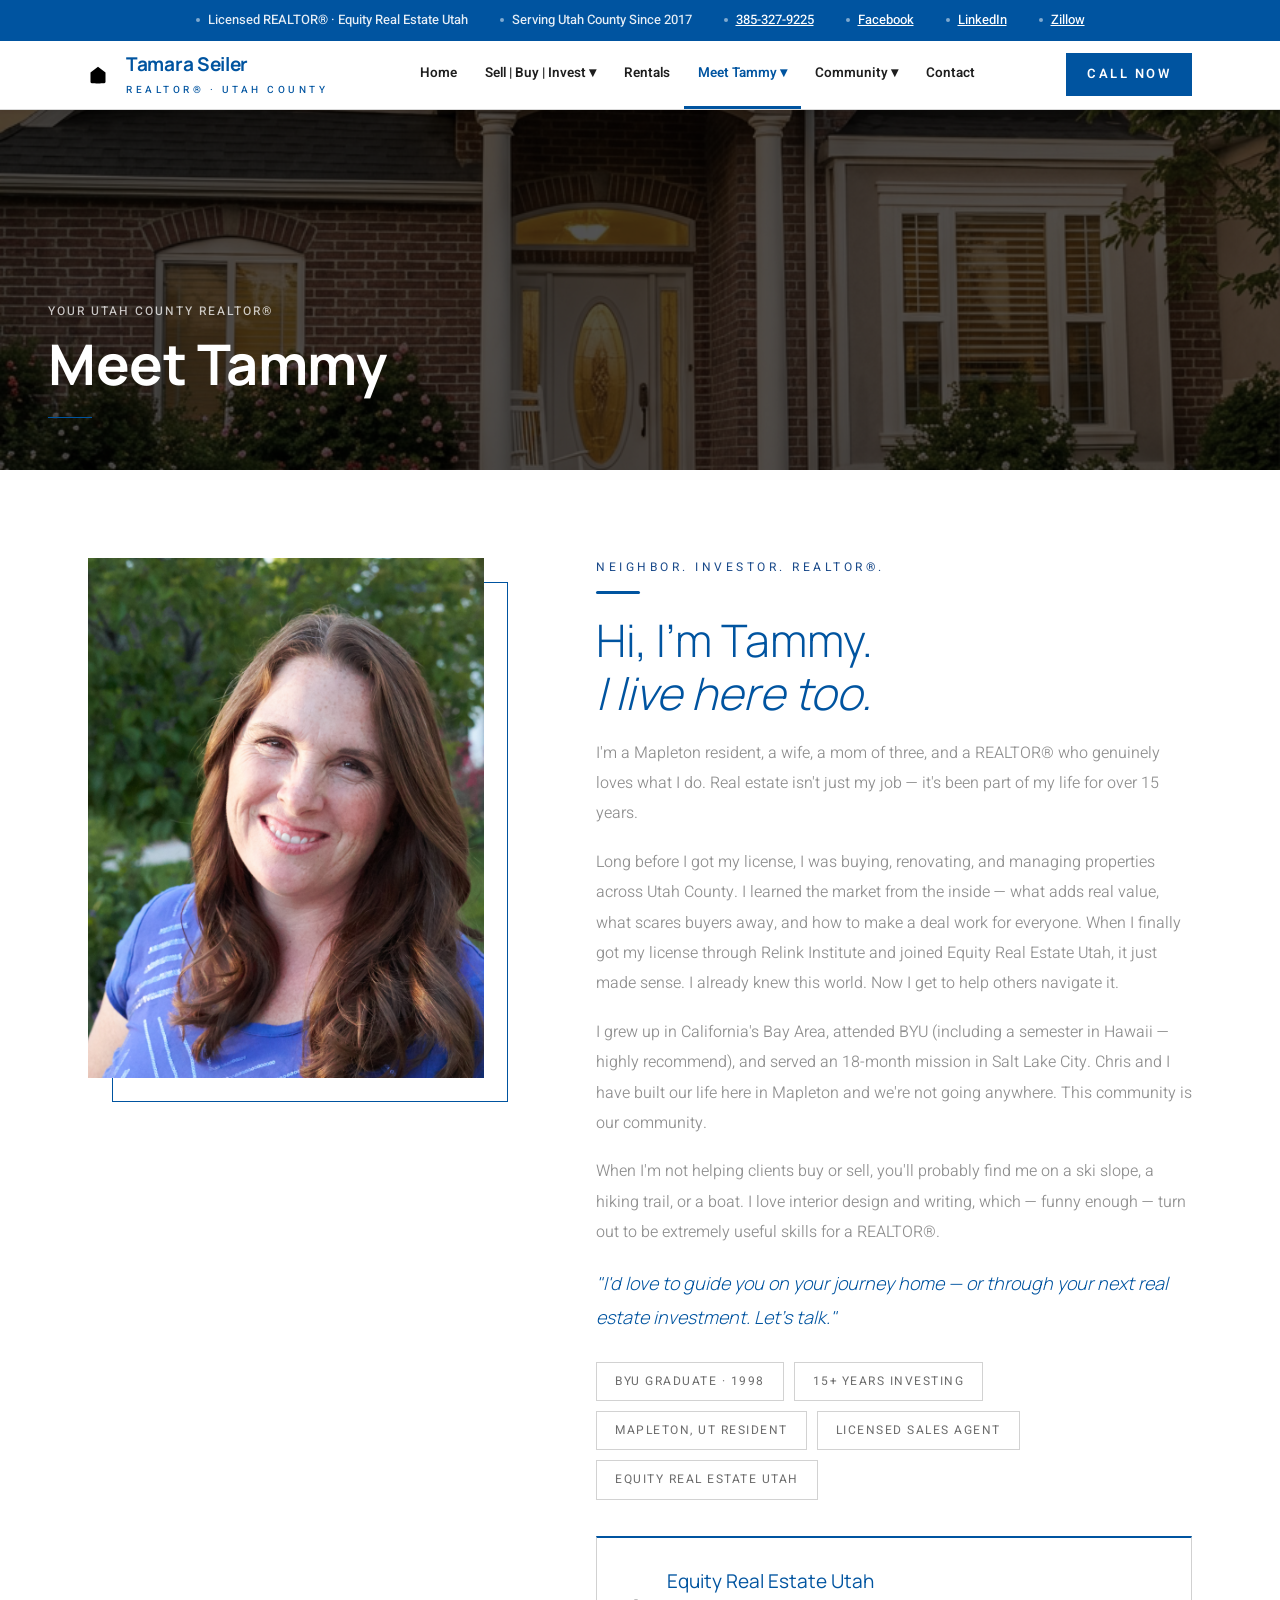
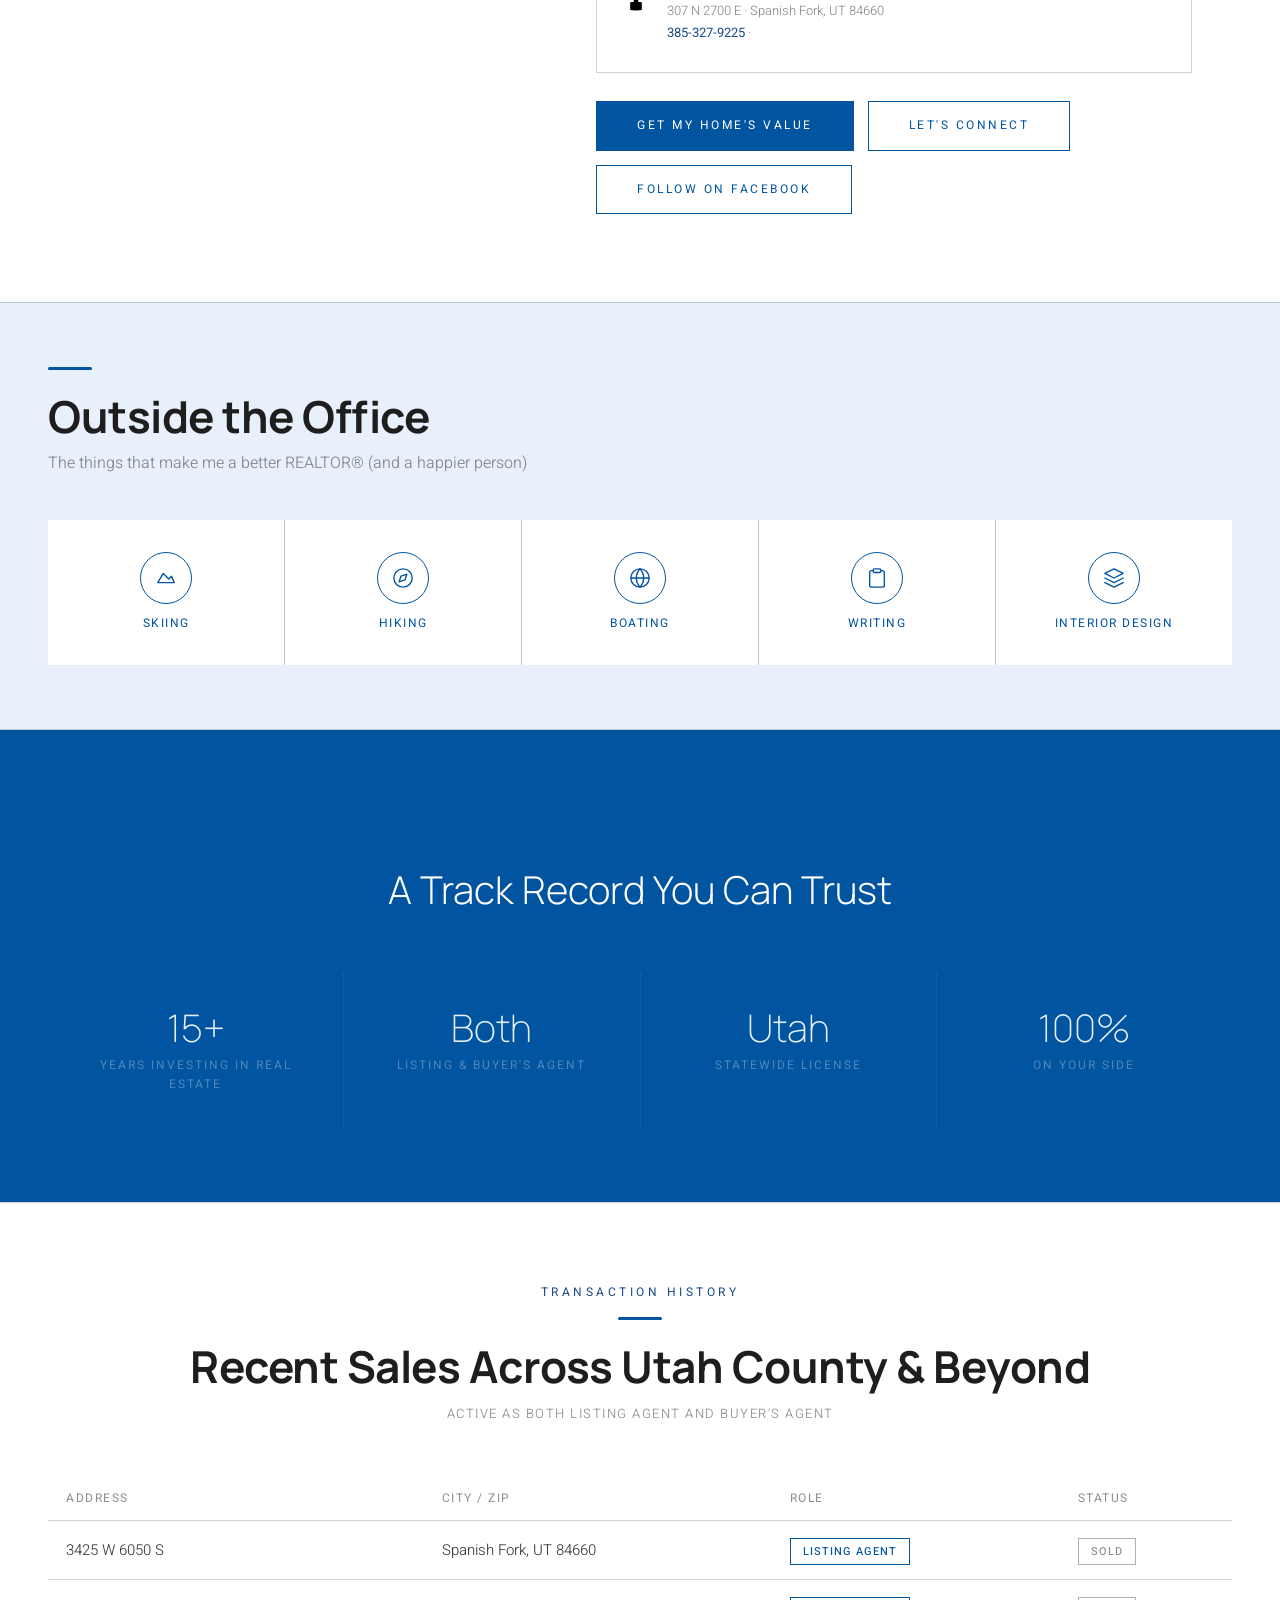
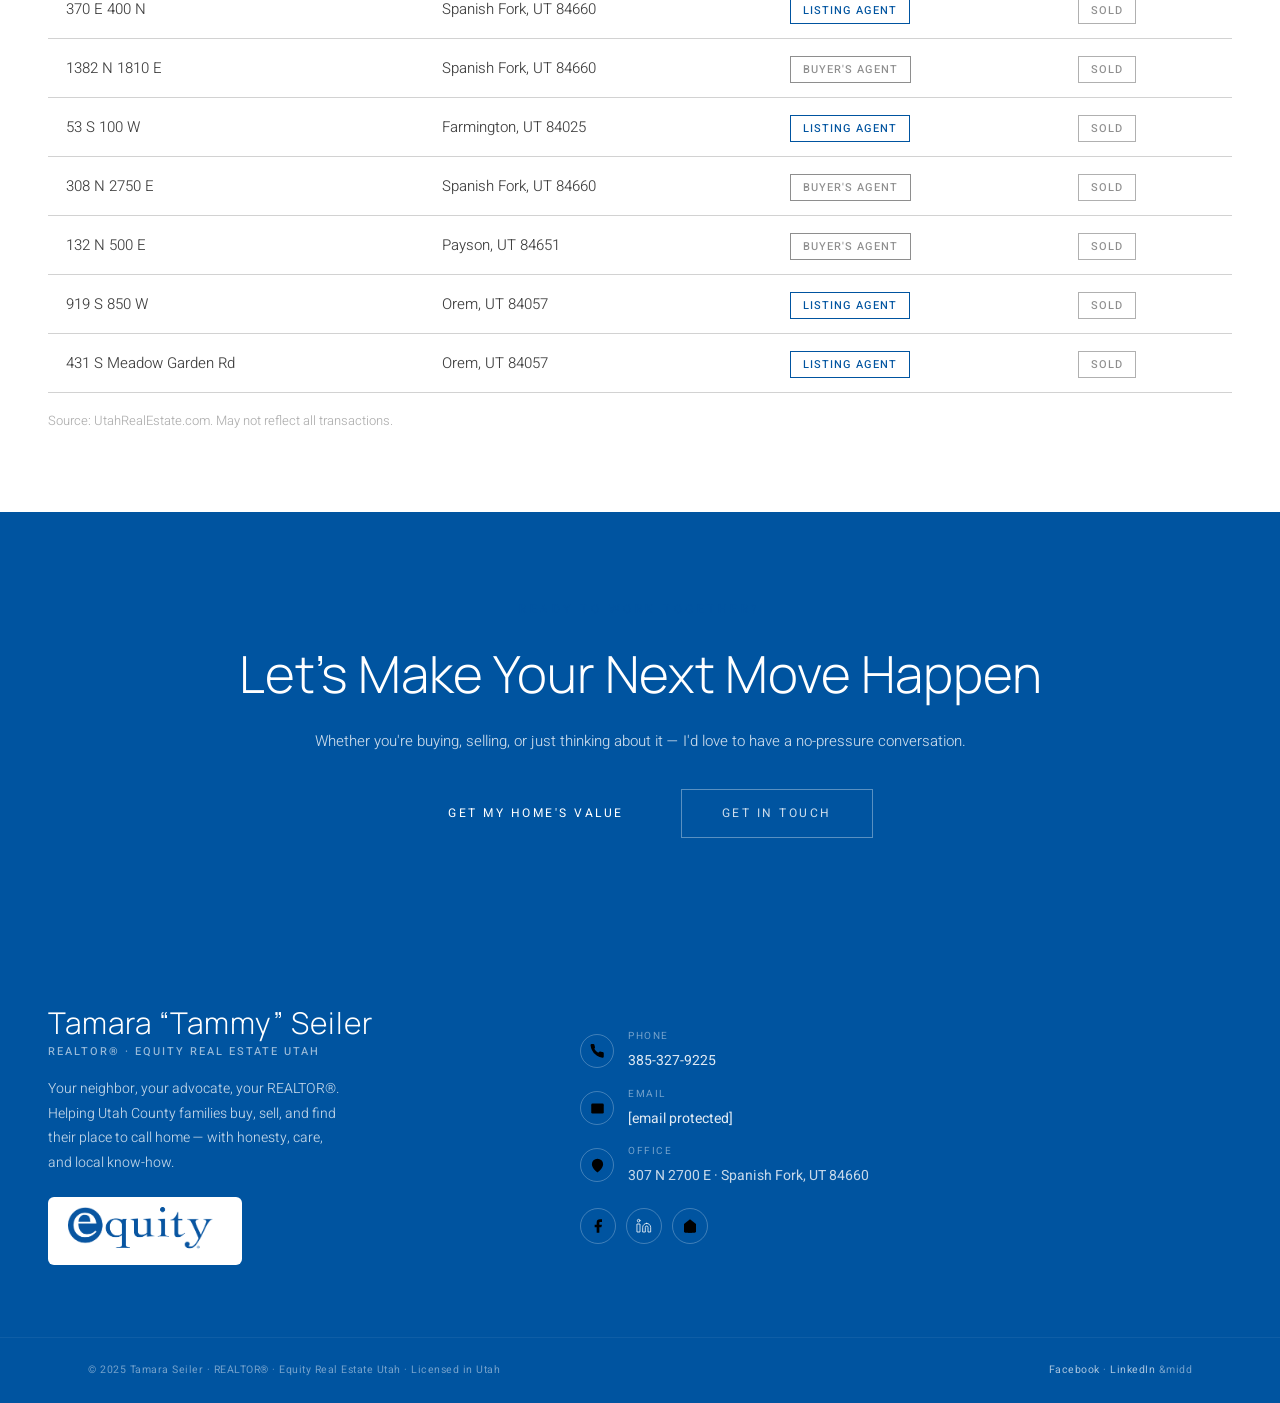
<file: about.html>
<!DOCTYPE html>
<html lang="en">
<head>
  <meta charset="UTF-8"/>
  <meta name="viewport" content="width=device-width, initial-scale=1.0"/>
  <title>Meet Tammy Seiler | REALTOR® in Mapleton & Spanish Fork, Utah County</title>
  <meta name="description" content="Tamara &ldquo;Tammy&rdquo; Seiler is a Mapleton resident and REALTOR&reg; with Equity Real Estate Utah. 15+ years investing in Utah County real estate. Licensed sales agent."/>
  <link rel="stylesheet" href="style.css"/>
  <style>
    .passion-band { background: var(--gold-pale); border-top: 1px solid var(--border); border-bottom: 1px solid var(--border); padding: 64px var(--gutter); }
    .passion-inner { max-width: var(--max); margin: 0 auto; }
    .passion-grid { display: grid; grid-template-columns: repeat(5,1fr); gap: 1px; background: var(--border); margin-top: 44px; }
    .passion-item { background: var(--white); text-align: center; padding: 32px 16px; transition: background .2s; }
    .passion-item:hover { background: var(--gold-pale); }
    .passion-emoji { font-size: 30px; margin-bottom: 10px; display: block; }
    .passion-label { font-size: 12px; letter-spacing: 1.5px; text-transform: uppercase; font-weight: 400; color: var(--ink); }
    .cred-band { background: var(--equity-blue); padding: 72px var(--gutter); }
    .cred-inner { max-width: var(--max); margin: 0 auto; }
    .cred-grid { display: grid; grid-template-columns: repeat(4,1fr); gap: 1px; background: rgba(255,255,255,.06); margin-top: 52px; }
    .cred-item { background: var(--equity-blue); padding: 36px 24px; text-align: center; }
    .cred-value { font-family: var(--serif); font-size: 38px; font-weight: 200; color: rgba(255,255,255,0.9); line-height: 1; margin-bottom: 10px; }
    .cred-label { font-size: 12px; letter-spacing: 2px; text-transform: uppercase; color: rgba(255,255,255,.3); font-weight: 400; }
    .sold-section { background: var(--white); padding: 80px var(--gutter); border-top: 1px solid var(--border); }
    .sold-inner { max-width: var(--max); margin: 0 auto; }
    .sold-table { width: 100%; border-collapse: collapse; margin-top: 44px; }
    .sold-table th { font-size: 12px; letter-spacing: 1.5px; text-transform: uppercase; color: var(--stone); font-weight: 400; border-bottom: 1px solid var(--border); padding: 12px 18px; text-align: left; background: var(--linen-lt); }
    .sold-table td { padding: 17px 18px; font-size: 15px; border-bottom: 1px solid var(--border); font-weight: 300; color: var(--text); vertical-align: middle; }
    .sold-table tr:hover td { background: var(--linen-lt); }
    .role-badge { font-size: 11px; letter-spacing: 1px; text-transform: uppercase; padding: 4px 12px; font-weight: 500; border: 1px solid; }
    .role-listing { border-color: var(--equity-blue); color: var(--equity-blue); }
    .role-buyer { border-color: var(--stone); color: var(--stone); }
    .pill-sold { font-size: 11px; font-weight: 500; letter-spacing: 1px; text-transform: uppercase; padding: 4px 12px; border: 1px solid var(--stone-lt); color: var(--stone); }
    @media (max-width: 720px) {
      .passion-grid { grid-template-columns: repeat(3,1fr); }
      .cred-grid { grid-template-columns: repeat(2,1fr); }
      .sold-table thead { display: none; }
      .sold-table td { display: block; padding: 6px 14px; border-bottom: none; }
      .sold-table tr { display: block; border-bottom: 1px solid var(--border); padding: 10px 0; }
    }
  </style>
  <link rel="canonical" href="https://www.tammyseiler.com/about.html"/>
<script type="application/ld+json">
{
  "@context": "https://schema.org",
  "@type": "RealEstateAgent",
  "name": "Tamara Seiler",
  "alternateName": "Tammy Seiler",
  "description": "Licensed REALTOR® serving Spanish Fork, Mapleton, Provo, and all of Utah County. Specializing in helping families buy and sell homes.",
  "url": "https://www.tammyseiler.com",
  "telephone": "+13853279225",
  "email": "tammy@tammyseiler.com",
  "image": "img/tammypic.png",
  "address": {
    "@type": "PostalAddress",
    "streetAddress": "307 N 2700 E",
    "addressLocality": "Spanish Fork",
    "addressRegion": "UT",
    "postalCode": "84660",
    "addressCountry": "US"
  },
  "geo": {
    "@type": "GeoCoordinates",
    "latitude": 40.1150,
    "longitude": -111.6549
  },
  "areaServed": [
    {"@type": "City", "name": "Spanish Fork", "containedInPlace": {"@type": "State", "name": "Utah"}},
    {"@type": "City", "name": "Mapleton", "containedInPlace": {"@type": "State", "name": "Utah"}},
    {"@type": "City", "name": "Provo", "containedInPlace": {"@type": "State", "name": "Utah"}},
    {"@type": "City", "name": "Springville", "containedInPlace": {"@type": "State", "name": "Utah"}},
    {"@type": "City", "name": "American Fork", "containedInPlace": {"@type": "State", "name": "Utah"}},
    {"@type": "City", "name": "Payson", "containedInPlace": {"@type": "State", "name": "Utah"}}
  ],
  "memberOf": {
    "@type": "Organization",
    "name": "Equity Real Estate Utah"
  },
  "sameAs": [
    "https://www.facebook.com/tamara.utah.homes/",
    "https://www.linkedin.com/in/tammy-seiler"
  ]
}
</script>
<meta property="og:image" content="https://www.tammyseiler.com/img/tammypic.png"/>
  <meta property="og:url" content="https://www.tammyseiler.com/about.html"/>
</head>
<body>

    <div class="trust-bar">
        <div class="tb-item"><span class="tb-dot"></span><span>Licensed REALTOR&reg; &middot; Equity Real Estate Utah</span></div>
        <div class="tb-item"><span class="tb-dot"></span><span>Serving Utah County Since 2017</span></div>
        <div class="tb-item"><span class="tb-dot"></span><a href="tel:3853279225">385-327-9225</a></div>
        <div class="tb-item"><span class="tb-dot"></span><a href="https://www.facebook.com/tamara.utah.homes/" target="_blank" rel="noopener">Facebook</a></div>
        <div class="tb-item"><span class="tb-dot"></span><a href="https://www.linkedin.com/in/tammy-seiler" target="_blank" rel="noopener">LinkedIn</a></div>
        <div class="tb-item"><span class="tb-dot"></span><a href="https://www.zillow.com/profile/Tammys-Realty" target="_blank" rel="noopener">Zillow</a></div>
    </div>
    </div>

    <header>
        <div class="nav-inner">
            <a class="nav-brand" href="index.html">
                <span style="color:var(--equity-blue);display:flex;align-items:center;flex-shrink:0;"><svg width="20" height="20" viewBox="0 0 24 24"><path d="M3 9l9-7 9 7v11a2 2 0 01-2 2H5a2 2 0 01-2-2z" /><polyline points="9 22 9 12 15 12 15 22" /></svg></span>
                <div style="margin-left:8px;"><span class="brand-name">Tamara Seiler</span><span class="brand-sub">REALTOR&reg; &middot; Utah County</span></div>
            </a>
            <ul class="nav-links">
                <li><a href="index.html">Home</a></li>
                <li class="has-dropdown"><a href="buy-sell-invest.html">Sell | Buy | Invest &#9662;</a><div class="dropdown"><a href="buy-sell-invest.html#sell">Sell Your Home</a><a href="buy-sell-invest.html#buy">Buy a Home</a><a href="buy-sell-invest.html#invest">Invest</a><a href="featured-listings.html">Current Listings</a></div></li>
                <li><a href="rentals.html">Rentals</a></li>
                <li class="has-dropdown"><a href="about.html" class="active">Meet Tammy &#9662;</a><div class="dropdown"><a href="about.html">About Tammy</a><a href="client-testimonials.html">Client Reviews</a></div></li>
                <li class="has-dropdown"><a href="community.html">Community &#9662;</a><div class="dropdown"><a href="community.html#spanish-fork">Spanish Fork</a><a href="community.html#mapleton">Mapleton</a><a href="community.html#springville">Springville</a></div></li>
                <li><a href="contact.html">Contact</a></li>
            </ul>
            <div class="nav-right"><a href="tel:3853279225" class="btn btn-gold" style="padding:10px 20px;font-size:13px;font-weight:600;white-space:nowrap;">Call Now</a></div>
            <button class="hamburger" aria-label="Menu"><span></span><span></span><span></span></button>
        </div>
    </header>

    <section class="page-hero">
        <img src="img/hero.png" alt="Tamara Seiler REALTOR Utah County" />
        <div class="page-hero-content">
            <span class="eyebrow">Your Utah County REALTOR®</span>
            <h1>Meet Tammy</h1>
            <div class="gold-bar"></div>
        </div>
    </section>

    <main>
        <div class="section">
            <div class="about-grid">
                <div class="about-photo">
                    <img src="img/tammypic.png" alt="Tamara Seiler REALTOR Spanish Fork Utah" />
                </div>
                <div class="about-text">
                    <span class="eyebrow">Neighbor. Investor. REALTOR®.</span>
                    <div class="gold-rule"></div>
                    <h2 style="font-family:var(--serif);font-size:clamp(30px,3.5vw,48px);font-weight:300;color:var(--ink);line-height:1.18;margin-bottom:18px;">Hi, I'm Tammy.<br /><em>I live here too.</em></h2>

                    <p>I'm a Mapleton resident, a wife, a mom of three, and a REALTOR® who genuinely loves what I do. Real estate isn't just my job — it's been part of my life for over 15 years.</p>

                    <p>Long before I got my license, I was buying, renovating, and managing properties across Utah County. I learned the market from the inside — what adds real value, what scares buyers away, and how to make a deal work for everyone. When I finally got my license through Relink Institute and joined Equity Real Estate Utah, it just made sense. I already knew this world. Now I get to help others navigate it.</p>

                    <p>I grew up in California's Bay Area, attended BYU (including a semester in Hawaii — highly recommend), and served an 18-month mission in Salt Lake City. Chris and I have built our life here in Mapleton and we're not going anywhere. This community is our community.</p>

                    <p>When I'm not helping clients buy or sell, you'll probably find me on a ski slope, a hiking trail, or a boat. I love interior design and writing, which — funny enough — turn out to be extremely useful skills for a REALTOR®.</p>

                    <p style="color:var(--equity-blue);font-style:italic;font-family:var(--serif);font-size:18px;font-weight:300;">"I'd love to guide you on your journey home — or through your next real estate investment. Let's talk."</p>

                    <div class="badge-row">
                        <span class="badge">BYU Graduate · 1998</span>
                        <span class="badge">15+ Years Investing</span>
                        <span class="badge">Mapleton, UT Resident</span>
                        <span class="badge">Licensed Sales Agent</span>
                        <span class="badge">Equity Real Estate Utah</span>
                    </div>

                    <div class="office-card">
                        <div class="office-icon"><span style="display:inline-flex;align-items:center;vertical-align:middle;"><svg width="14" height="14" viewBox="0 0 24 24"><rect x="2" y="7" width="20" height="14" rx="2" /><path d="M16 21V5a2 2 0 00-2-2h-4a2 2 0 00-2 2v16" /></svg></span></div>
                        <div>
                            <div class="office-name">Equity Real Estate Utah</div>
                            <div class="office-addr">
                                307 N 2700 E · Spanish Fork, UT 84660<br />
                                <a href="tel:3853279225">385-327-9225</a> ·
                                <a href="/cdn-cgi/l/email-protection#c1b5a0acacb881b5a0acacb8b2a4a8ada4b3efa2aeac" style="color:rgba(255,255,255,0.88);font-size:14px;"><span class="__cf_email__" data-cfemail="ea9e8b878793aa9e8b878793998f83868f98c4898587">[email&#160;protected]</span></a>
                            </div>
                        </div>
                    </div>

                    <div style="margin-top:28px;display:flex;gap:14px;flex-wrap:wrap;">
                        <a href="buy-sell-invest.html" class="btn btn-gold">Get My Home's Value</a>
                        <a href="contact.html" class="btn btn-outline">Let's Connect</a>
                        <a href="https://www.facebook.com/tamara.utah.homes/" target="_blank" rel="noopener" class="btn btn-outline-gold">Follow on Facebook</a>
                    </div>
                </div>
            </div>
        </div>
    </main>

    <!-- PASSIONS -->
    <div class="passion-band">
        <div class="passion-inner">
            <div class="gold-rule"></div>
            <h2 class="section-title">Outside the Office</h2>
            <p style="font-size:16px;color:var(--stone);font-weight:300;margin-top:8px;">The things that make me a better REALTOR® (and a happier person)</p>
            <div class="passion-grid">
                <div class="passion-item"><span class="passion-emoji" style="display:flex;justify-content:center;margin-bottom:10px;"><span class="lux-icon"><svg width="22" height="22" viewBox="0 0 24 24"><polygon points="3 17 9 7 15 13 18 10 21 17 3 17" /></svg></span></span><div class="passion-label">Skiing</div></div>
                <div class="passion-item"><span class="passion-emoji" style="display:flex;justify-content:center;margin-bottom:10px;"><span class="lux-icon"><svg width="22" height="22" viewBox="0 0 24 24"><circle cx="12" cy="12" r="10" /><polygon points="16.24 7.76 14.12 14.12 7.76 16.24 9.88 9.88 16.24 7.76" /></svg></span></span><div class="passion-label">Hiking</div></div>
                <div class="passion-item"><span class="passion-emoji" style="display:flex;justify-content:center;margin-bottom:10px;"><span class="lux-icon"><svg width="22" height="22" viewBox="0 0 24 24"><circle cx="12" cy="12" r="10" /><line x1="2" y1="12" x2="22" y2="12" /><path d="M12 2a15.3 15.3 0 014 10 15.3 15.3 0 01-4 10 15.3 15.3 0 01-4-10 15.3 15.3 0 014-10z" /></svg></span></span><div class="passion-label">Boating</div></div>
                <div class="passion-item"><span class="passion-emoji" style="display:flex;justify-content:center;margin-bottom:10px;"><span class="lux-icon"><svg width="22" height="22" viewBox="0 0 24 24"><path d="M16 4h2a2 2 0 012 2v14a2 2 0 01-2 2H6a2 2 0 01-2-2V6a2 2 0 012-2h2" /><rect x="8" y="2" width="8" height="4" rx="1" /></svg></span></span><div class="passion-label">Writing</div></div>
                <div class="passion-item"><span class="passion-emoji" style="display:flex;justify-content:center;margin-bottom:10px;"><span class="lux-icon"><svg width="22" height="22" viewBox="0 0 24 24"><polygon points="12 2 2 7 12 12 22 7 12 2" /><polyline points="2 17 12 22 22 17" /><polyline points="2 12 12 17 22 12" /></svg></span></span><div class="passion-label">Interior Design</div></div>
            </div>
        </div>
    </div>

    <!-- CREDENTIALS -->
    <div class="cred-band" aria-label="Track record">
        <div class="cred-inner">
            <div class="text-center">
                <span class="eyebrow" style="color:var(--gold);">By the Numbers</span>
                <div class="gold-rule center"></div>
                <h2 style="font-family:var(--serif);font-size:clamp(28px,3vw,44px);font-weight:300;color:#fff;margin-bottom:8px;">A Track Record You Can Trust</h2>
            </div>
            <div class="cred-grid">
                <div class="cred-item"><div class="cred-value">15+</div><div class="cred-label">Years Investing in Real Estate</div></div>
                <div class="cred-item"><div class="cred-value">Both</div><div class="cred-label">Listing &amp; Buyer's Agent</div></div>
                <div class="cred-item"><div class="cred-value">Utah</div><div class="cred-label">Statewide License</div></div>
                <div class="cred-item"><div class="cred-value">100%</div><div class="cred-label">On Your Side</div></div>
            </div>
        </div>
    </div>

    <!-- TRANSACTION HISTORY -->
    <div class="sold-section">
        <div class="sold-inner">
            <div class="text-center">
                <span class="eyebrow">Transaction History</span>
                <div class="gold-rule center"></div>
                <h2 class="section-title">Recent Sales Across Utah County &amp; Beyond</h2>
                <p class="section-sub">Active as both listing agent and buyer's agent</p>
            </div>
            <table class="sold-table">
                <thead><tr><th>Address</th><th>City / ZIP</th><th>Role</th><th>Status</th></tr></thead>
                <tbody>
                    <tr><td>3425 W 6050 S</td><td>Spanish Fork, UT 84660</td><td><span class="role-badge role-listing">Listing Agent</span></td><td><span class="pill-sold">Sold</span></td></tr>
                    <tr><td>370 E 400 N</td><td>Spanish Fork, UT 84660</td><td><span class="role-badge role-listing">Listing Agent</span></td><td><span class="pill-sold">Sold</span></td></tr>
                    <tr><td>1382 N 1810 E</td><td>Spanish Fork, UT 84660</td><td><span class="role-badge role-buyer">Buyer's Agent</span></td><td><span class="pill-sold">Sold</span></td></tr>
                    <tr><td>53 S 100 W</td><td>Farmington, UT 84025</td><td><span class="role-badge role-listing">Listing Agent</span></td><td><span class="pill-sold">Sold</span></td></tr>
                    <tr><td>308 N 2750 E</td><td>Spanish Fork, UT 84660</td><td><span class="role-badge role-buyer">Buyer's Agent</span></td><td><span class="pill-sold">Sold</span></td></tr>
                    <tr><td>132 N 500 E</td><td>Payson, UT 84651</td><td><span class="role-badge role-buyer">Buyer's Agent</span></td><td><span class="pill-sold">Sold</span></td></tr>
                    <tr><td>919 S 850 W</td><td>Orem, UT 84057</td><td><span class="role-badge role-listing">Listing Agent</span></td><td><span class="pill-sold">Sold</span></td></tr>
                    <tr><td>431 S Meadow Garden Rd</td><td>Orem, UT 84057</td><td><span class="role-badge role-listing">Listing Agent</span></td><td><span class="pill-sold">Sold</span></td></tr>
                </tbody>
            </table>
            <p style="font-size:13px;color:var(--stone-lt);margin-top:18px;font-weight:300;">Source: UtahRealEstate.com. May not reflect all transactions.</p>
        </div>
    </div>

    <!-- CTA -->
    <div class="cta-ink" aria-label="Contact Tammy">
        <span class="eyebrow">Ready to Work Together?</span>
        <h2>Let's Make Your Next Move Happen</h2>
        <p>Whether you're buying, selling, or just thinking about it — I'd love to have a no-pressure conversation.</p>
        <a href="buy-sell-invest.html" class="btn btn-gold" style="margin-right:12px;">Get My Home's Value</a>
        <a href="contact.html" class="btn btn-outline-light">Get In Touch</a>
    </div>

    <footer>
        <div class="footer-top">
            <div class="footer-brand" style="width:400px">
                <div class="name">Tamara &ldquo;Tammy&rdquo; Seiler</div>
                <div class="title">REALTOR&reg; &middot; Equity Real Estate Utah</div>
                <p>Your neighbor, your advocate, your REALTOR&reg;. Helping Utah County families buy, sell, and find their place to call home &mdash; with honesty, care, and local know-how.</p>
                <div style="margin-top:22px;display:inline-block;background:#ffffff;padding:10px 20px;border-radius:6px;">
                    <img src="img/equity-logo.png" alt="Equity Real Estate" style="height:48px;width:auto;display:block;" />
                </div>
            </div>
            <div class="footer-brand">
                <div style="margin-top:22px;display:flex;flex-direction:column;gap:12px;">
                    <div style="display:flex;align-items:center;gap:14px;"><span style="width:34px;height:34px;border:1px solid rgba(255,255,255,0.25);border-radius:50%;display:flex;align-items:center;justify-content:center;color:rgba(255,255,255,0.75);flex-shrink:0;"><svg width="15" height="15" viewBox="0 0 24 24"><path d="M22 16.92v3a2 2 0 01-2.18 2 19.79 19.79 0 01-8.63-3.07A19.5 19.5 0 013.07 9.5 19.79 19.79 0 01.86 2.18 2 2 0 012.18 0h3a2 2 0 012 1.72 12.84 12.84 0 00.7 2.81 2 2 0 01-.45 2.11L7.09 7.91a16 16 0 006 6l1.27-1.27a2 2 0 012.11-.45 12.84 12.84 0 002.81.7A2 2 0 0122 14.92v2.02z" /></svg></span><div><span style="display:block;font-size:10px;letter-spacing:1.5px;text-transform:uppercase;color:rgba(255,255,255,0.45);margin-bottom:2px;">Phone</span><a href="tel:3853279225" style="color:rgba(255,255,255,0.88);font-size:14px;">385-327-9225</a></div></div>
                    <div style="display:flex;align-items:center;gap:14px;"><span style="width:34px;height:34px;border:1px solid rgba(255,255,255,0.25);border-radius:50%;display:flex;align-items:center;justify-content:center;color:rgba(255,255,255,0.75);flex-shrink:0;"><svg width="15" height="15" viewBox="0 0 24 24"><rect x="2" y="4" width="20" height="16" rx="2" /><path d="M2 7l10 7L22 7" /></svg></span><div><span style="display:block;font-size:10px;letter-spacing:1.5px;text-transform:uppercase;color:rgba(255,255,255,0.45);margin-bottom:2px;">Email</span><a href="/cdn-cgi/l/email-protection#2753464a4a5e6753464a4a5e54424e4b42550944484a" style="color:rgba(255,255,255,0.88);font-size:14px;"><span class="__cf_email__" data-cfemail="097d68646470497d686464707a6c60656c7b276a6664">[email&#160;protected]</span></a></div></div>
                    <div style="display:flex;align-items:center;gap:14px;"><span style="width:34px;height:34px;border:1px solid rgba(255,255,255,0.25);border-radius:50%;display:flex;align-items:center;justify-content:center;color:rgba(255,255,255,0.75);flex-shrink:0;"><svg width="15" height="15" viewBox="0 0 24 24"><path d="M21 10c0 7-9 13-9 13s-9-6-9-13a9 9 0 0118 0z" /><circle cx="12" cy="10" r="3" /></svg></span><div><span style="display:block;font-size:10px;letter-spacing:1.5px;text-transform:uppercase;color:rgba(255,255,255,0.45);margin-bottom:2px;">Office</span><span style="color:rgba(255,255,255,0.78);font-size:14px;">307 N 2700 E &middot; Spanish Fork, UT 84660</span></div></div>
                </div>
                <div style="margin-top:20px;display:flex;gap:10px;align-items:center;flex-wrap:wrap;">
                    <a href="https://www.facebook.com/tamara.utah.homes/" target="_blank" rel="noopener" style="width:36px;height:36px;border:1px solid rgba(255,255,255,0.25);border-radius:50%;display:flex;align-items:center;justify-content:center;color:rgba(255,255,255,0.78);transition:all .2s;" title="Facebook"><svg width="16" height="16" viewBox="0 0 24 24"><path d="M18 2h-3a5 5 0 00-5 5v3H7v4h3v8h4v-8h3l1-4h-4V7a1 1 0 011-1h3z" /></svg></a>
                    <a href="https://www.linkedin.com/in/tammy-seiler" target="_blank" rel="noopener" style="width:36px;height:36px;border:1px solid rgba(255,255,255,0.25);border-radius:50%;display:flex;align-items:center;justify-content:center;color:rgba(255,255,255,0.78);transition:all .2s;" title="LinkedIn"><svg width="16" height="16" viewBox="0 0 24 24" fill="none" stroke="currentColor" stroke-width="1.5" stroke-linecap="round" stroke-linejoin="round"><path d="M16 8a6 6 0 016 6v7h-4v-7a2 2 0 00-2-2 2 2 0 00-2 2v7h-4v-7a6 6 0 016-6z" /><rect x="2" y="9" width="4" height="12" /><circle cx="4" cy="4" r="2" /></svg></a>
                    <a href="https://www.zillow.com/profile/Tammys-Realty" target="_blank" rel="noopener" style="width:36px;height:36px;border:1px solid rgba(255,255,255,0.25);border-radius:50%;display:flex;align-items:center;justify-content:center;color:rgba(255,255,255,0.78);transition:all .2s;" title="Zillow"><svg width="16" height="16" viewBox="0 0 24 24"><path d="M3 9l9-7 9 7v11a2 2 0 01-2 2H5a2 2 0 01-2-2z" /><polyline points="9 22 9 12 15 12 15 22" /></svg></a>
                </div>
            </div>
        </div>
        <div class="footer-bottom">
            <span>&copy; 2025 Tamara Seiler &middot; REALTOR&reg; &middot; Equity Real Estate Utah &middot; Licensed in Utah</span>
            <span>
                <a href="https://www.facebook.com/tamara.utah.homes/" target="_blank" rel="noopener">Facebook</a> &middot;
                <a href="https://www.linkedin.com/in/tammy-seiler" target="_blank" rel="noopener">LinkedIn</a> &midd
</file>
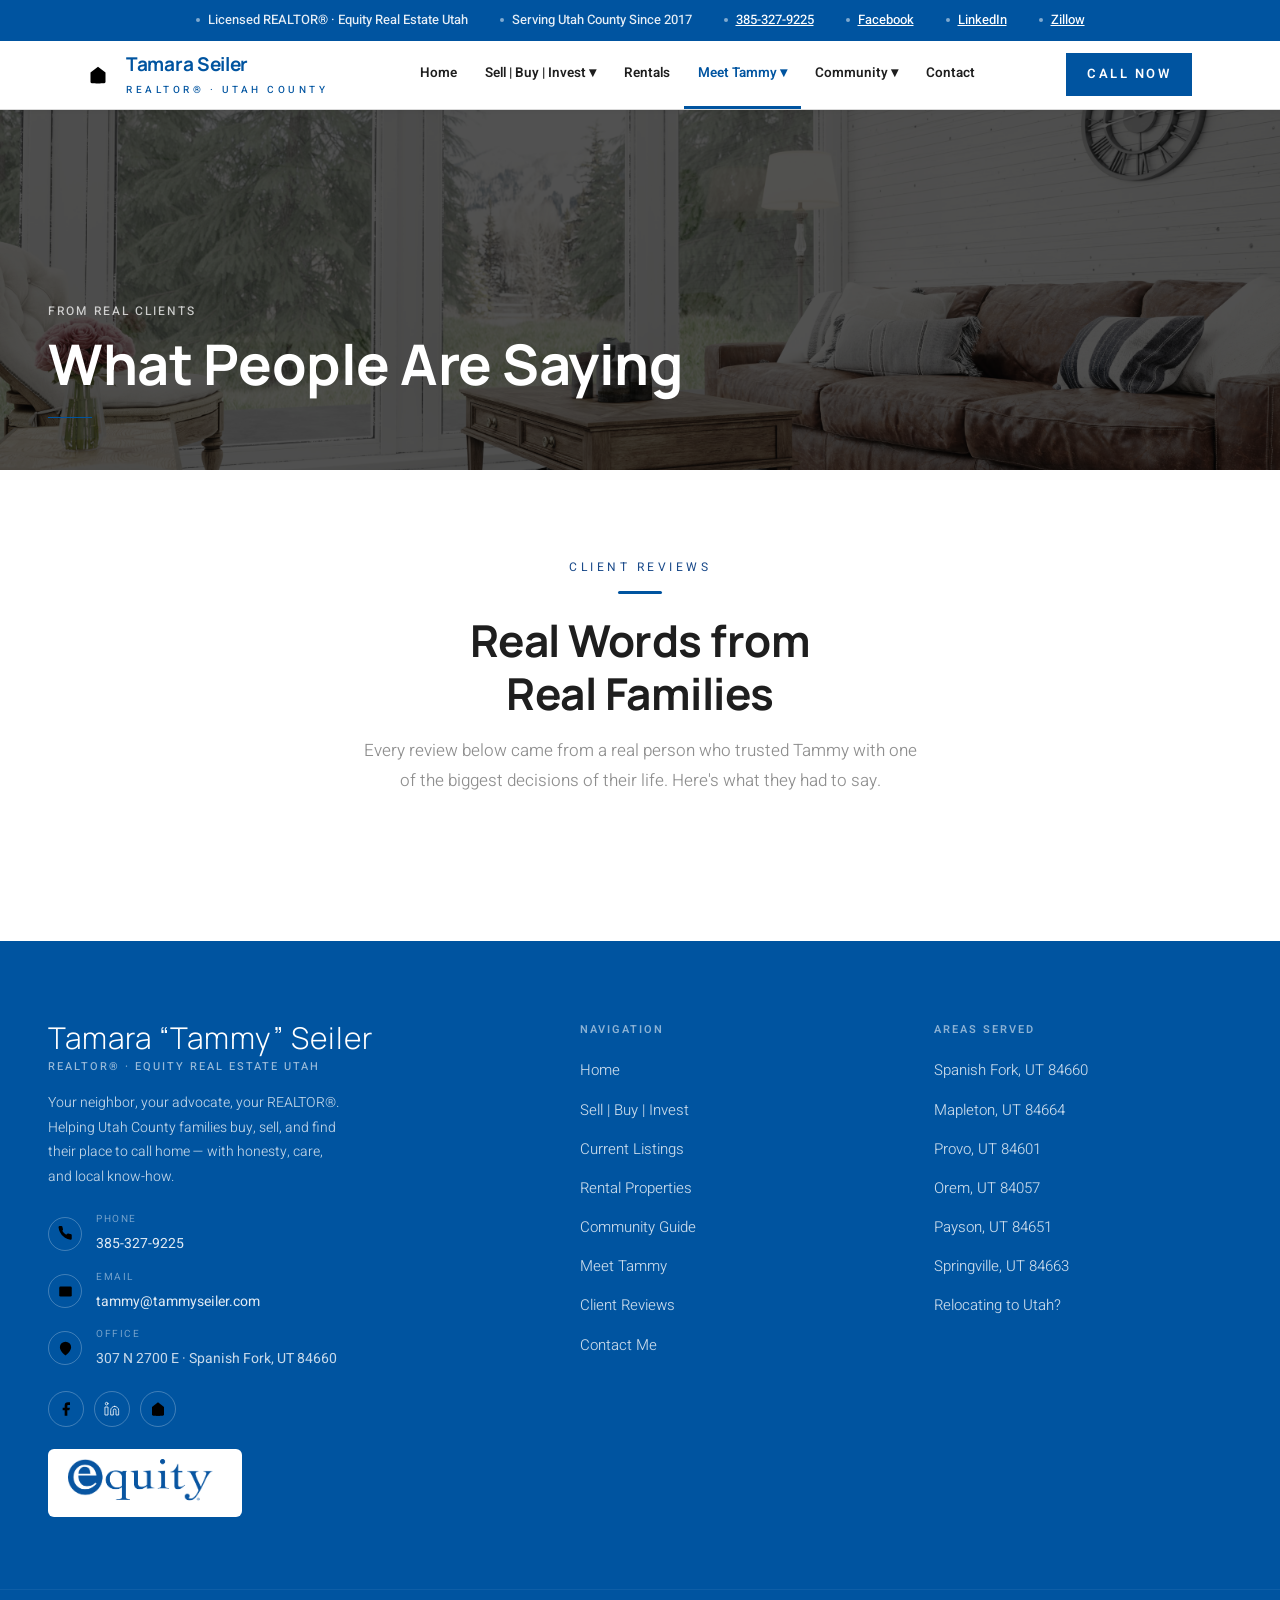
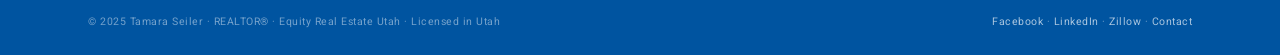
<file: client-testimonials.html>
<!DOCTYPE html>
<html lang="en">
<head>
  <meta charset="UTF-8"/>
  <meta name="viewport" content="width=device-width, initial-scale=1.0"/>
  <title>Client Reviews | Tamara Seiler REALTOR® Utah County | 5-Star Agent</title>
  <meta name="description" content="Read 5-star reviews from Utah County families who bought and sold homes with Tamara Seiler, REALTOR&reg;. See why clients keep coming back."/>
  <link rel="stylesheet" href="style.css"/>
  <link rel="canonical" href="https://www.tammyseiler.com/client-testimonials.html"/>
<meta property="og:image" content="https://www.tammyseiler.com/img/tammypic.png"/>
  <meta property="og:url" content="https://www.tammyseiler.com/client-testimonials.html"/>
</head>
<body>

<div class="trust-bar">
  <div class="tb-item"><span class="tb-dot"></span><span>Licensed REALTOR&reg; &middot; Equity Real Estate Utah</span></div>
  <div class="tb-item"><span class="tb-dot"></span><span>Serving Utah County Since 2017</span></div>
  <div class="tb-item"><span class="tb-dot"></span><a href="tel:3853279225">385-327-9225</a></div>
  <div class="tb-item"><span class="tb-dot"></span><a href="https://www.facebook.com/tamara.utah.homes/" target="_blank" rel="noopener">Facebook</a></div>
  <div class="tb-item"><span class="tb-dot"></span><a href="https://www.linkedin.com/in/tammy-seiler" target="_blank" rel="noopener">LinkedIn</a></div>
  <div class="tb-item"><span class="tb-dot"></span><a href="https://www.zillow.com/profile/Tammys-Realty" target="_blank" rel="noopener">Zillow</a></div>
</div>
</div>

<header>
  <div class="nav-inner">
    <a class="nav-brand" href="index.html">
      <span style="color:var(--equity-blue);display:flex;align-items:center;flex-shrink:0;"><svg width="20" height="20" viewBox="0 0 24 24"><path d="M3 9l9-7 9 7v11a2 2 0 01-2 2H5a2 2 0 01-2-2z"/><polyline points="9 22 9 12 15 12 15 22"/></svg></span>
      <div style="margin-left:8px;"><span class="brand-name">Tamara Seiler</span><span class="brand-sub">REALTOR&reg; &middot; Utah County</span></div>
    </a>
    <ul class="nav-links">
      <li><a href="index.html">Home</a></li>
      <li class="has-dropdown"><a href="buy-sell-invest.html">Sell | Buy | Invest &#9662;</a><div class="dropdown"><a href="buy-sell-invest.html#sell">Sell Your Home</a><a href="buy-sell-invest.html#buy">Buy a Home</a><a href="buy-sell-invest.html#invest">Invest</a><a href="featured-listings.html">Current Listings</a></div></li>
      <li><a href="rentals.html">Rentals</a></li>
      <li class="has-dropdown"><a href="about.html" class="active">Meet Tammy &#9662;</a><div class="dropdown"><a href="about.html">About Tammy</a><a href="client-testimonials.html">Client Reviews</a></div></li>
      <li class="has-dropdown"><a href="community.html">Community &#9662;</a><div class="dropdown"><a href="community.html#spanish-fork">Spanish Fork</a><a href="community.html#mapleton">Mapleton</a><a href="community.html#springville">Springville</a></div></li>
      <li><a href="contact.html">Contact</a></li>
    </ul>
    <div class="nav-right"><a href="tel:3853279225" class="btn btn-gold" style="padding:10px 20px;font-size:13px;font-weight:600;white-space:nowrap;">Call Now</a></div>
    <button class="hamburger" aria-label="Menu"><span></span><span></span><span></span></button>
  </div>
</header>

<section class="page-hero">
  <img src="img/testimonials.png" alt="Client Testimonials Tamara Seiler Utah"/>
  <div class="page-hero-content">
    <span class="eyebrow">From Real Clients</span>
    <h1>What People Are Saying</h1>
    <div class="gold-bar"></div>
  </div>
</section>

<main>
  <div class="section" style="max-width:900px;margin:0 auto;">

    <!-- Social proof header -->
    <div class="text-center" style="margin-bottom:56px;">
      <span class="eyebrow">Client Reviews</span>
      <div class="gold-rule center"></div>
      <h2 class="section-title">Real Words from<br/>Real Families</h2>
      <p style="font-size:17px;color:var(--stone);font-weight:300;line-height:1.8;max-width:560px;margin:16px auto 0;">
        Every review below came from a real person who trusted Tammy with one of the biggest decisions of their life. Here's what they had to say.
      </p>
    </div>
  </div>
</main>

<footer>
  <div class="footer-top">
    <div class="footer-brand">
      <div class="name">Tamara &ldquo;Tammy&rdquo; Seiler</div>
      <div class="title">REALTOR&reg; &middot; Equity Real Estate Utah</div>
      <p>Your neighbor, your advocate, your REALTOR&reg;. Helping Utah County families buy, sell, and find their place to call home &mdash; with honesty, care, and local know-how.</p>
      <div style="margin-top:22px;display:flex;flex-direction:column;gap:12px;">
        <div style="display:flex;align-items:center;gap:14px;"><span style="width:34px;height:34px;border:1px solid rgba(255,255,255,0.25);border-radius:50%;display:flex;align-items:center;justify-content:center;color:rgba(255,255,255,0.75);flex-shrink:0;"><svg width="15" height="15" viewBox="0 0 24 24"><path d="M22 16.92v3a2 2 0 01-2.18 2 19.79 19.79 0 01-8.63-3.07A19.5 19.5 0 013.07 9.5 19.79 19.79 0 01.86 2.18 2 2 0 012.18 0h3a2 2 0 012 1.72 12.84 12.84 0 00.7 2.81 2 2 0 01-.45 2.11L7.09 7.91a16 16 0 006 6l1.27-1.27a2 2 0 012.11-.45 12.84 12.84 0 002.81.7A2 2 0 0122 14.92v2.02z"/></svg></span><div><span style="display:block;font-size:10px;letter-spacing:1.5px;text-transform:uppercase;color:rgba(255,255,255,0.45);margin-bottom:2px;">Phone</span><a href="tel:3853279225" style="color:rgba(255,255,255,0.88);font-size:14px;">385-327-9225</a></div></div>
        <div style="display:flex;align-items:center;gap:14px;"><span style="width:34px;height:34px;border:1px solid rgba(255,255,255,0.25);border-radius:50%;display:flex;align-items:center;justify-content:center;color:rgba(255,255,255,0.75);flex-shrink:0;"><svg width="15" height="15" viewBox="0 0 24 24"><rect x="2" y="4" width="20" height="16" rx="2"/><path d="M2 7l10 7L22 7"/></svg></span><div><span style="display:block;font-size:10px;letter-spacing:1.5px;text-transform:uppercase;color:rgba(255,255,255,0.45);margin-bottom:2px;">Email</span><a href="mailto:tammy@tammyseiler.com" style="color:rgba(255,255,255,0.88);font-size:14px;">tammy@tammyseiler.com</a></div></div>
        <div style="display:flex;align-items:center;gap:14px;"><span style="width:34px;height:34px;border:1px solid rgba(255,255,255,0.25);border-radius:50%;display:flex;align-items:center;justify-content:center;color:rgba(255,255,255,0.75);flex-shrink:0;"><svg width="15" height="15" viewBox="0 0 24 24"><path d="M21 10c0 7-9 13-9 13s-9-6-9-13a9 9 0 0118 0z"/><circle cx="12" cy="10" r="3"/></svg></span><div><span style="display:block;font-size:10px;letter-spacing:1.5px;text-transform:uppercase;color:rgba(255,255,255,0.45);margin-bottom:2px;">Office</span><span style="color:rgba(255,255,255,0.78);font-size:14px;">307 N 2700 E &middot; Spanish Fork, UT 84660</span></div></div>
      </div>
      <div style="margin-top:20px;display:flex;gap:10px;align-items:center;flex-wrap:wrap;">
        <a href="https://www.facebook.com/tamara.utah.homes/" target="_blank" rel="noopener" style="width:36px;height:36px;border:1px solid rgba(255,255,255,0.25);border-radius:50%;display:flex;align-items:center;justify-content:center;color:rgba(255,255,255,0.78);transition:all .2s;" title="Facebook"><svg width="16" height="16" viewBox="0 0 24 24"><path d="M18 2h-3a5 5 0 00-5 5v3H7v4h3v8h4v-8h3l1-4h-4V7a1 1 0 011-1h3z"/></svg></a>
        <a href="https://www.linkedin.com/in/tammy-seiler" target="_blank" rel="noopener" style="width:36px;height:36px;border:1px solid rgba(255,255,255,0.25);border-radius:50%;display:flex;align-items:center;justify-content:center;color:rgba(255,255,255,0.78);transition:all .2s;" title="LinkedIn"><svg width="16" height="16" viewBox="0 0 24 24" fill="none" stroke="currentColor" stroke-width="1.5" stroke-linecap="round" stroke-linejoin="round"><path d="M16 8a6 6 0 016 6v7h-4v-7a2 2 0 00-2-2 2 2 0 00-2 2v7h-4v-7a6 6 0 016-6z"/><rect x="2" y="9" width="4" height="12"/><circle cx="4" cy="4" r="2"/></svg></a>
        <a href="https://www.zillow.com/profile/Tammys-Realty" target="_blank" rel="noopener" style="width:36px;height:36px;border:1px solid rgba(255,255,255,0.25);border-radius:50%;display:flex;align-items:center;justify-content:center;color:rgba(255,255,255,0.78);transition:all .2s;" title="Zillow"><svg width="16" height="16" viewBox="0 0 24 24"><path d="M3 9l9-7 9 7v11a2 2 0 01-2 2H5a2 2 0 01-2-2z"/><polyline points="9 22 9 12 15 12 15 22"/></svg></a>
      </div>
      <div style="margin-top:22px;display:inline-block;background:#ffffff;padding:10px 20px;border-radius:6px;">
        <img src="img/equity-logo.png" alt="Equity Real Estate" style="height:48px;width:auto;display:block;"/>
      </div>
    </div>
    <div class="footer-col">
      <h4>Navigation</h4>
      <ul>
        <li><a href="index.html">Home</a></li>
        <li><a href="buy-sell-invest.html">Sell | Buy | Invest</a></li>
        <li><a href="featured-listings.html">Current Listings</a></li>
        <li><a href="rentals.html">Rental Properties</a></li>
        <li><a href="community.html">Community Guide</a></li>
        <li><a href="about.html">Meet Tammy</a></li>
        <li><a href="client-testimonials.html">Client Reviews</a></li>
        <li><a href="contact.html">Contact Me</a></li>
      </ul>
    </div>
    <div class="footer-col">
      <h4>Areas Served</h4>
      <ul>
        <li><a href="community.html#spanish-fork">Spanish Fork, UT 84660</a></li>
        <li><a href="community.html#mapleton">Mapleton, UT 84664</a></li>
        <li><a href="contact.html?area=provo">Provo, UT 84601</a></li>
        <li><a href="contact.html?area=orem">Orem, UT 84057</a></li>
        <li><a href="contact.html?area=payson">Payson, UT 84651</a></li>
        <li><a href="community.html#springville">Springville, UT 84663</a></li>
        <li><a href="contact.html?interest=relocation">Relocating to Utah?</a></li>
      </ul>
    </div>
  </div>
  <div class="footer-bottom">
    <span>&copy; 2025 Tamara Seiler &middot; REALTOR&reg; &middot; Equity Real Estate Utah &middot; Licensed in Utah</span>
    <span>
      <a href="https://www.facebook.com/tamara.utah.homes/" target="_blank" rel="noopener">Facebook</a> &middot;
      <a href="https://www.linkedin.com/in/tammy-seiler" target="_blank" rel="noopener">LinkedIn</a> &middot;
      <a href="https://www.zillow.com/profile/Tammys-Realty" target="_blank" rel="noopener">Zillow</a> &middot;
      <a href="contact.html">Contact</a>
    </span>
  </div>
</footer>

<script src="main.js"></script>
</body>
</html>
</file>
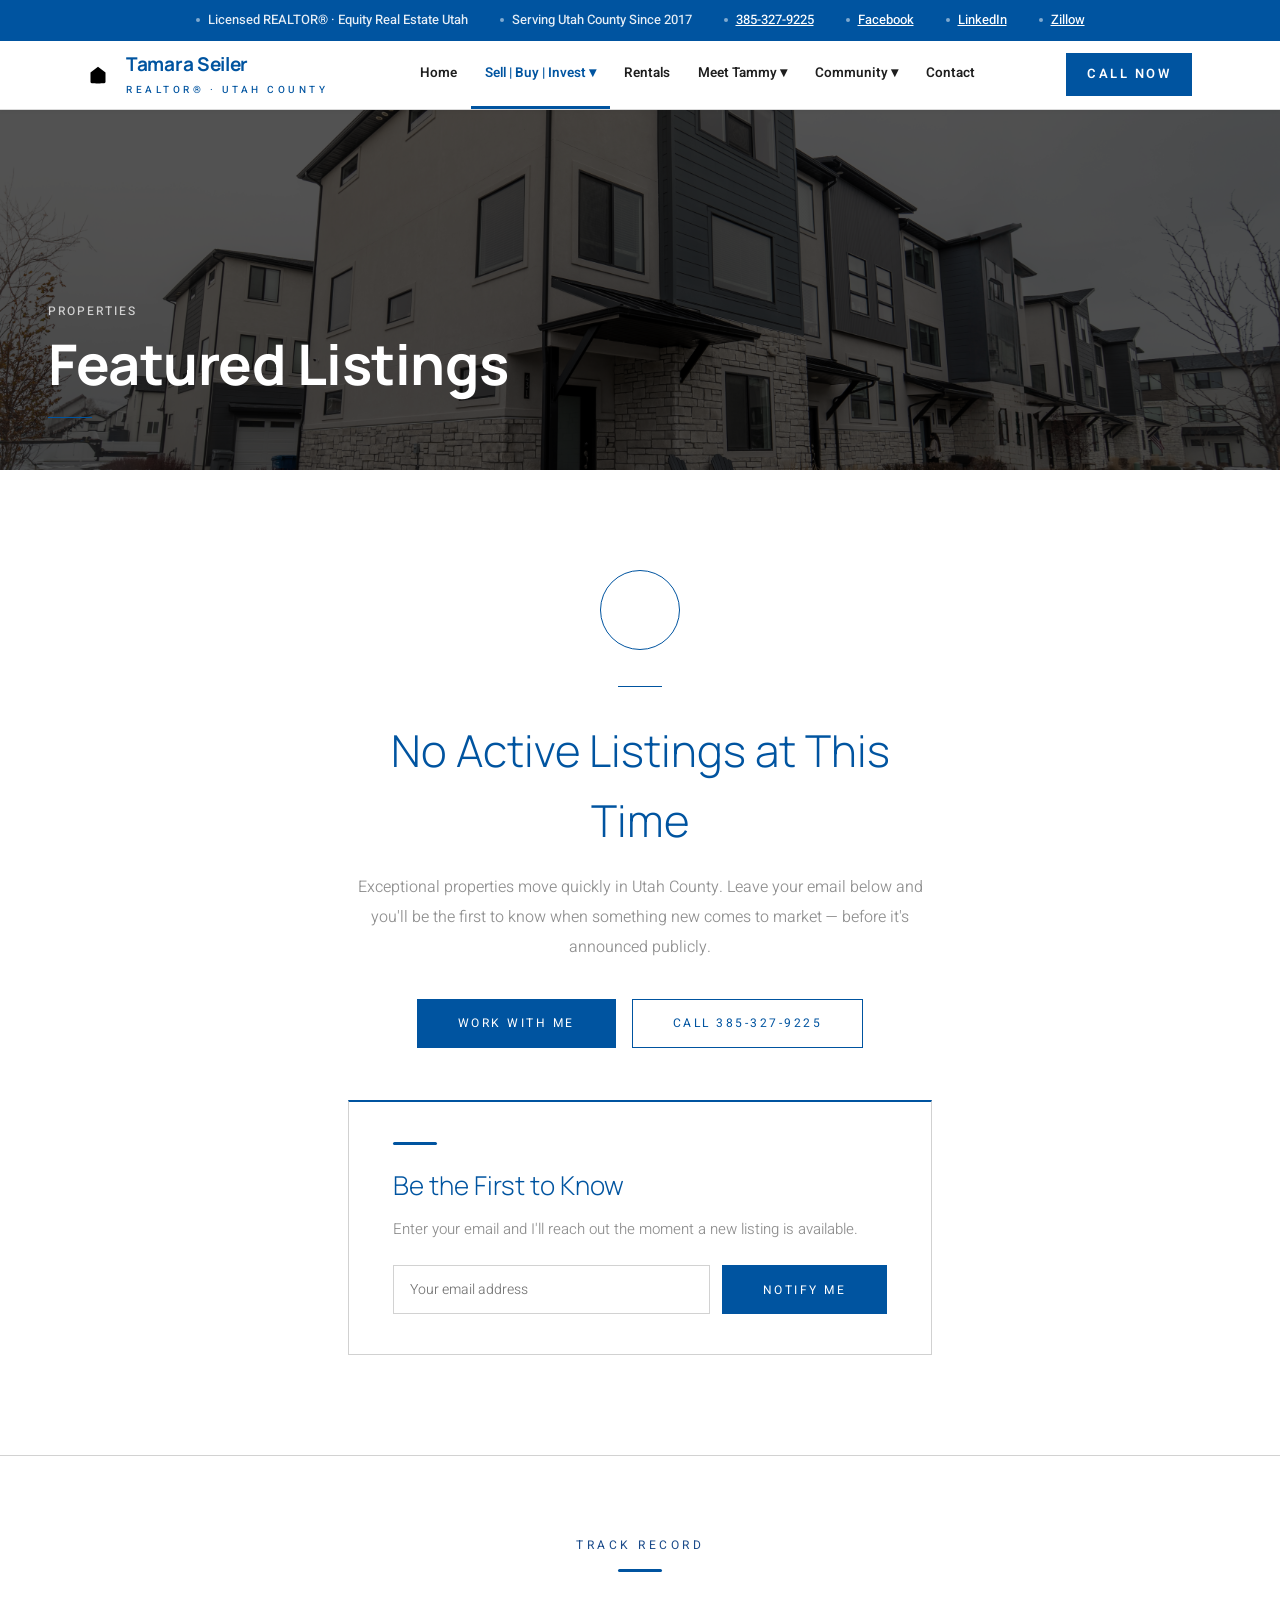
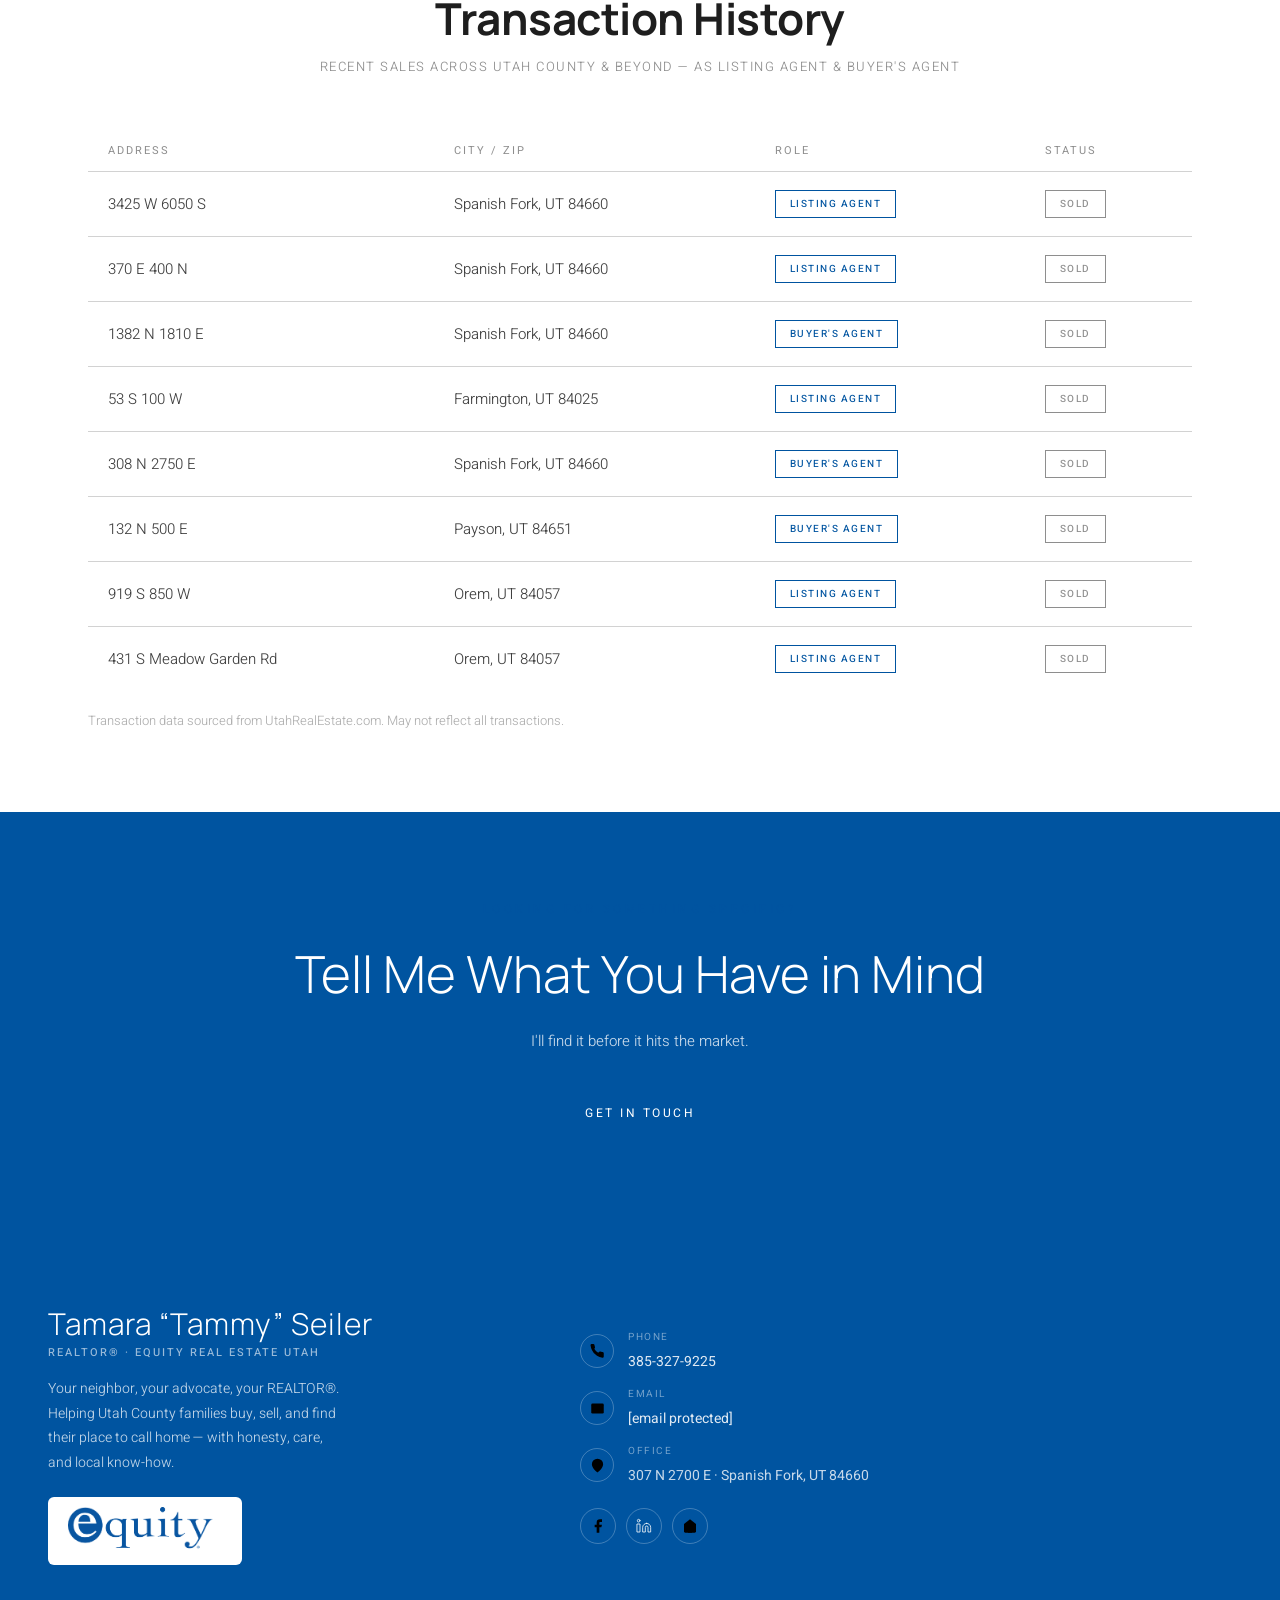
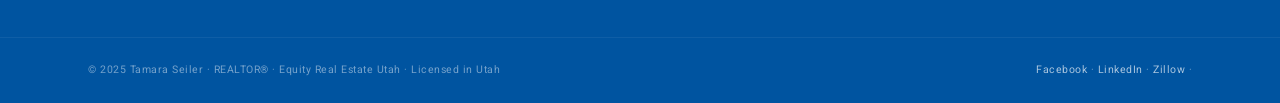
<file: featured-listings.html>
<!DOCTYPE html>
<html lang="en">
<head>
  <meta charset="UTF-8"/>
  <meta name="viewport" content="width=device-width, initial-scale=1.0"/>
  <title>Current Listings | Homes for Sale in Utah County | Tamara Seiler REALTOR®</title>
  <meta name="description" content="Browse current homes for sale in Spanish Fork, Mapleton, Provo, and all of Utah County listed by Tamara Seiler, REALTOR&reg; with Equity Real Estate Utah."/>
  <link rel="stylesheet" href="style.css"/>
  <style>
    /* ── PAST LISTINGS TABLE ── */
    .history-wrap {
      max-width: var(--max);
      margin: 0 auto;
      padding: 80px var(--gutter);
    }
    .history-table {
      width: 100%;
      border-collapse: collapse;
      margin-top: 52px;
    }
    .history-table th {
      font-size: 11px;
      letter-spacing: 2px;
      text-transform: uppercase;
      color: var(--stone);
      font-weight: 400;
      border-bottom: 1px solid var(--border);
      padding: 12px 20px;
      text-align: left;
      background: var(--linen-lt);
    }
    .history-table td {
      padding: 18px 20px;
      font-size: 15px;
      border-bottom: 1px solid var(--border);
      font-weight: 300;
      color: var(--text);
      vertical-align: middle;
    }
    .history-table tr:hover td { background: var(--linen-lt); }
    .history-table tbody tr:last-child td { border-bottom: none; }
    .status-pill {
      display: inline-block;
      font-size: 10px;
      font-weight: 500;
      letter-spacing: 1.5px;
      text-transform: uppercase;
      padding: 5px 14px;
      border: 1px solid;
    }
    .pill-sold    { border-color: var(--stone); color: var(--stone); }
    .pill-listing { border-color: var(--equity-blue); color: var(--equity-blue); }
    .pill-buyer   { border-color: var(--ink); color: var(--ink); }

    .address-cell { font-weight: 400; color: var(--ink); font-size: 16px; }
    .city-cell { color: var(--stone); font-size: 14px; }

    /* ── NOTIFY FORM ── */
    .notify-section {
      background: var(--white);
      border-top: 1px solid var(--border);
      padding: 80px var(--gutter);
    }
    .notify-inner {
      max-width: 720px;
      margin: 0 auto;
    }

    @media (max-width: 700px) {
      .history-table thead { display: none; }
      .history-table td {
        display: block;
        padding: 8px 16px;
        border-bottom: none;
        font-size: 14px;
      }
      .history-table tr {
        display: block;
        border-bottom: 1px solid var(--border);
        padding: 12px 0;
      }
      .history-table tbody tr:last-child { border-bottom: none; }
    }
  </style>
  <link rel="canonical" href="https://www.tammyseiler.com/featured-listings.html"/>
<meta property="og:image" content="https://www.tammyseiler.com/img/tammypic.png"/>
  <meta property="og:url" content="https://www.tammyseiler.com/featured-listings.html"/>
</head>
<body>
    <div class="trust-bar">
        <div class="tb-item"><span class="tb-dot"></span><span>Licensed REALTOR&reg; &middot; Equity Real Estate Utah</span></div>
        <div class="tb-item"><span class="tb-dot"></span><span>Serving Utah County Since 2017</span></div>
        <div class="tb-item"><span class="tb-dot"></span><a href="tel:3853279225">385-327-9225</a></div>
        <div class="tb-item"><span class="tb-dot"></span><a href="https://www.facebook.com/tamara.utah.homes/" target="_blank" rel="noopener">Facebook</a></div>
        <div class="tb-item"><span class="tb-dot"></span><a href="https://www.linkedin.com/in/tammy-seiler" target="_blank" rel="noopener">LinkedIn</a></div>
        <div class="tb-item"><span class="tb-dot"></span><a href="https://www.zillow.com/profile/Tammys-Realty" target="_blank" rel="noopener">Zillow</a></div>
    </div>


    <!-- NAV -->
    <header>
        <div class="nav-inner">
            <a class="nav-brand" href="index.html">
                <span style="color:var(--equity-blue);display:flex;align-items:center;flex-shrink:0;"><svg width="20" height="20" viewBox="0 0 24 24"><path d="M3 9l9-7 9 7v11a2 2 0 01-2 2H5a2 2 0 01-2-2z" /><polyline points="9 22 9 12 15 12 15 22" /></svg></span>
                <div style="margin-left:8px;"><span class="brand-name">Tamara Seiler</span><span class="brand-sub">REALTOR&reg; &middot; Utah County</span></div>
            </a>
            <ul class="nav-links">
                <li><a href="index.html">Home</a></li>
                <li class="has-dropdown"><a href="buy-sell-invest.html" class="active">Sell | Buy | Invest &#9662;</a><div class="dropdown"><a href="buy-sell-invest.html#sell">Sell Your Home</a><a href="buy-sell-invest.html#buy">Buy a Home</a><a href="buy-sell-invest.html#invest">Invest</a><a href="featured-listings.html">Current Listings</a></div></li>
                <li><a href="rentals.html">Rentals</a></li>
                <li class="has-dropdown"><a href="about.html">Meet Tammy &#9662;</a><div class="dropdown"><a href="about.html">About Tammy</a><a href="client-testimonials.html">Client Reviews</a></div></li>
                <li class="has-dropdown"><a href="community.html">Community &#9662;</a><div class="dropdown"><a href="community.html#spanish-fork">Spanish Fork</a><a href="community.html#mapleton">Mapleton</a><a href="community.html#springville">Springville</a></div></li>
                <li><a href="contact.html">Contact</a></li>
            </ul>
            <div class="nav-right"><a href="tel:3853279225" class="btn btn-gold" style="padding:10px 20px;font-size:13px;font-weight:600;white-space:nowrap;">Call Now</a></div>
            <button class="hamburger" aria-label="Menu"><span></span><span></span><span></span></button>
        </div>
    </header>

    <!-- PAGE HERO -->
    <section class="page-hero">
        <img src="img/listing.png" alt="Featured Listings" />
        <div class="page-hero-content">
            <span class="eyebrow">Properties</span>
            <h1>Featured Listings</h1>
            <div class="gold-bar"></div>
        </div>
    </section>

    <!-- NO ACTIVE LISTINGS -->
    <div class="no-listings-wrap">
        <div class="no-listings-icon"></div>
        <div class="no-listings-rule"></div>
        <h2>No Active Listings at This Time</h2>
        <p>
            Exceptional properties move quickly in Utah County. Leave your email below and you'll be the first to know when something new comes to market — before it's announced publicly.
        </p>
        <a href="contact.html" class="btn btn-ink">Work With Me</a>
        &nbsp;&nbsp;
        <a href="tel:3853279225" class="btn btn-outline">Call 385-327-9225</a>

        <!-- NOTIFY -->
        <div class="notify-box">
            <div class="gold-rule"></div>
            <h4 style="font-family:var(--serif);font-size:26px;font-weight:300;color:var(--ink);margin-bottom:8px;">Be the First to Know</h4>
            <p style="font-size:15px;color:var(--stone);margin-bottom:22px;font-weight:300;">Enter your email and I'll reach out the moment a new listing is available.</p>
            <form data-form="notify" style="margin:0;">
                <div class="notify-row">
                    <input type="email" name="email" placeholder="Your email address" required />
                    <button type="submit" class="btn btn-gold">Notify Me</button>
                </div>
                <div class="success-msg" style="margin-top:16px;">You're on the list! I'll be in touch as soon as a new property becomes available.</div>
            </form>
        </div>
    </div>

    <!-- DIVIDER -->
    <div style="border-top:1px solid var(--border);"></div>

    <!-- TRANSACTION HISTORY -->
    <div class="history-wrap">
        <div class="text-center" style="margin-bottom:8px;">
            <span class="eyebrow">Track Record</span>
            <div class="gold-rule center"></div>
            <h2 class="section-title">Transaction History</h2>
            <p class="section-sub">Recent sales across Utah County &amp; beyond — as Listing Agent &amp; Buyer's Agent</p>
        </div>

        <table class="history-table">
            <thead>
                <tr>
                    <th>Address</th>
                    <th>City / ZIP</th>
                    <th>Role</th>
                    <th>Status</th>
                </tr>
            </thead>
            <tbody>
                <tr>
                    <td class="address-cell">3425 W 6050 S</td>
                    <td class="city-cell">Spanish Fork, UT 84660</td>
                    <td><span class="status-pill pill-listing">Listing Agent</span></td>
                    <td><span class="status-pill pill-sold">Sold</span></td>
                </tr>
                <tr>
                    <td class="address-cell">370 E 400 N</td>
                    <td class="city-cell">Spanish Fork, UT 84660</td>
                    <td><span class="status-pill pill-listing">Listing Agent</span></td>
                    <td><span class="status-pill pill-sold">Sold</span></td>
                </tr>
                <tr>
                    <td class="address-cell">1382 N 1810 E</td>
                    <td class="city-cell">Spanish Fork, UT 84660</td>
                    <td><span class="status-pill pill-buyer">Buyer's Agent</span></td>
                    <td><span class="status-pill pill-sold">Sold</span></td>
                </tr>
                <tr>
                    <td class="address-cell">53 S 100 W</td>
                    <td class="city-cell">Farmington, UT 84025</td>
                    <td><span class="status-pill pill-listing">Listing Agent</span></td>
                    <td><span class="status-pill pill-sold">Sold</span></td>
                </tr>
                <tr>
                    <td class="address-cell">308 N 2750 E</td>
                    <td class="city-cell">Spanish Fork, UT 84660</td>
                    <td><span class="status-pill pill-buyer">Buyer's Agent</span></td>
                    <td><span class="status-pill pill-sold">Sold</span></td>
                </tr>
                <tr>
                    <td class="address-cell">132 N 500 E</td>
                    <td class="city-cell">Payson, UT 84651</td>
                    <td><span class="status-pill pill-buyer">Buyer's Agent</span></td>
                    <td><span class="status-pill pill-sold">Sold</span></td>
                </tr>
                <tr>
                    <td class="address-cell">919 S 850 W</td>
                    <td class="city-cell">Orem, UT 84057</td>
                    <td><span class="status-pill pill-listing">Listing Agent</span></td>
                    <td><span class="status-pill pill-sold">Sold</span></td>
                </tr>
                <tr>
                    <td class="address-cell">431 S Meadow Garden Rd</td>
                    <td class="city-cell">Orem, UT 84057</td>
                    <td><span class="status-pill pill-listing">Listing Agent</span></td>
                    <td><span class="status-pill pill-sold">Sold</span></td>
                </tr>
            </tbody>
        </table>
        <p style="font-size:13px;color:var(--stone-lt);margin-top:20px;font-weight:300;">Transaction data sourced from UtahRealEstate.com. May not reflect all transactions.</p>
    </div>

    <!-- CTA -->
    <div class="cta-ink">
        <span class="eyebrow">Looking for Something Specific?</span>
        <h2>Tell Me What You Have in Mind</h2>
        <p>I'll find it before it hits the market.</p>
        <a href="contact.html" class="btn btn-gold">Get In Touch</a>
    </div>

    <!-- FOOTER -->

    <footer>
        <div class="footer-top">
            <div class="footer-brand" style="width:400px">
                <div class="name">Tamara &ldquo;Tammy&rdquo; Seiler</div>
                <div class="title">REALTOR&reg; &middot; Equity Real Estate Utah</div>
                <p>Your neighbor, your advocate, your REALTOR&reg;. Helping Utah County families buy, sell, and find their place to call home &mdash; with honesty, care, and local know-how.</p>
                <div style="margin-top:22px;display:inline-block;background:#ffffff;padding:10px 20px;border-radius:6px;">
                    <img src="img/equity-logo.png" alt="Equity Real Estate" style="height:48px;width:auto;display:block;" />
                </div>
            </div>
            <div class="footer-brand">
                <div style="margin-top:22px;display:flex;flex-direction:column;gap:12px;">
                    <div style="display:flex;align-items:center;gap:14px;"><span style="width:34px;height:34px;border:1px solid rgba(255,255,255,0.25);border-radius:50%;display:flex;align-items:center;justify-content:center;color:rgba(255,255,255,0.75);flex-shrink:0;"><svg width="15" height="15" viewBox="0 0 24 24"><path d="M22 16.92v3a2 2 0 01-2.18 2 19.79 19.79 0 01-8.63-3.07A19.5 19.5 0 013.07 9.5 19.79 19.79 0 01.86 2.18 2 2 0 012.18 0h3a2 2 0 012 1.72 12.84 12.84 0 00.7 2.81 2 2 0 01-.45 2.11L7.09 7.91a16 16 0 006 6l1.27-1.27a2 2 0 012.11-.45 12.84 12.84 0 002.81.7A2 2 0 0122 14.92v2.02z" /></svg></span><div><span style="display:block;font-size:10px;letter-spacing:1.5px;text-transform:uppercase;color:rgba(255,255,255,0.45);margin-bottom:2px;">Phone</span><a href="tel:3853279225" style="color:rgba(255,255,255,0.88);font-size:14px;">385-327-9225</a></div></div>
                    <div style="display:flex;align-items:center;gap:14px;"><span style="width:34px;height:34px;border:1px solid rgba(255,255,255,0.25);border-radius:50%;display:flex;align-items:center;justify-content:center;color:rgba(255,255,255,0.75);flex-shrink:0;"><svg width="15" height="15" viewBox="0 0 24 24"><rect x="2" y="4" width="20" height="16" rx="2" /><path d="M2 7l10 7L22 7" /></svg></span><div><span style="display:block;font-size:10px;letter-spacing:1.5px;text-transform:uppercase;color:rgba(255,255,255,0.45);margin-bottom:2px;">Email</span><a href="/cdn-cgi/l/email-protection#8afeebe7e7f3cafeebe7e7f3f9efe3e6eff8a4e9e5e7" style="color:rgba(255,255,255,0.88);font-size:14px;"><span class="__cf_email__" data-cfemail="8afeebe7e7f3cafeebe7e7f3f9efe3e6eff8a4e9e5e7">[email&#160;protected]</span></a></div></div>
                    <div style="display:flex;align-items:center;gap:14px;"><span style="width:34px;height:34px;border:1px solid rgba(255,255,255,0.25);border-radius:50%;display:flex;align-items:center;justify-content:center;color:rgba(255,255,255,0.75);flex-shrink:0;"><svg width="15" height="15" viewBox="0 0 24 24"><path d="M21 10c0 7-9 13-9 13s-9-6-9-13a9 9 0 0118 0z" /><circle cx="12" cy="10" r="3" /></svg></span><div><span style="display:block;font-size:10px;letter-spacing:1.5px;text-transform:uppercase;color:rgba(255,255,255,0.45);margin-bottom:2px;">Office</span><span style="color:rgba(255,255,255,0.78);font-size:14px;">307 N 2700 E &middot; Spanish Fork, UT 84660</span></div></div>
                </div>
                <div style="margin-top:20px;display:flex;gap:10px;align-items:center;flex-wrap:wrap;">
                    <a href="https://www.facebook.com/tamara.utah.homes/" target="_blank" rel="noopener" style="width:36px;height:36px;border:1px solid rgba(255,255,255,0.25);border-radius:50%;display:flex;align-items:center;justify-content:center;color:rgba(255,255,255,0.78);transition:all .2s;" title="Facebook"><svg width="16" height="16" viewBox="0 0 24 24"><path d="M18 2h-3a5 5 0 00-5 5v3H7v4h3v8h4v-8h3l1-4h-4V7a1 1 0 011-1h3z" /></svg></a>
                    <a href="https://www.linkedin.com/in/tammy-seiler" target="_blank" rel="noopener" style="width:36px;height:36px;border:1px solid rgba(255,255,255,0.25);border-radius:50%;display:flex;align-items:center;justify-content:center;color:rgba(255,255,255,0.78);transition:all .2s;" title="LinkedIn"><svg width="16" height="16" viewBox="0 0 24 24" fill="none" stroke="currentColor" stroke-width="1.5" stroke-linecap="round" stroke-linejoin="round"><path d="M16 8a6 6 0 016 6v7h-4v-7a2 2 0 00-2-2 2 2 0 00-2 2v7h-4v-7a6 6 0 016-6z" /><rect x="2" y="9" width="4" height="12" /><circle cx="4" cy="4" r="2" /></svg></a>
                    <a href="https://www.zillow.com/profile/Tammys-Realty" target="_blank" rel="noopener" style="width:36px;height:36px;border:1px solid rgba(255,255,255,0.25);border-radius:50%;display:flex;align-items:center;justify-content:center;color:rgba(255,255,255,0.78);transition:all .2s;" title="Zillow"><svg width="16" height="16" viewBox="0 0 24 24"><path d="M3 9l9-7 9 7v11a2 2 0 01-2 2H5a2 2 0 01-2-2z" /><polyline points="9 22 9 12 15 12 15 22" /></svg></a>
                </div>
            </div>
        </div>
        <div class="footer-bottom">
            <span>&copy; 2025 Tamara Seiler &middot; REALTOR&reg; &middot; Equity Real Estate Utah &middot; Licensed in Utah</span>
            <span>
                <a href="https://www.facebook.com/tamara.utah.homes/" target="_blank" rel="noopener">Facebook</a> &middot;
                <a href="https://www.linkedin.com/in/tammy-seiler" target="_blank" rel="noopener">LinkedIn</a> &middot;
                <a href="https://www.zillow.com/profile/Tammys-Realty" target="_blank" rel="noopener">Zillow</a> &middot;
</file>
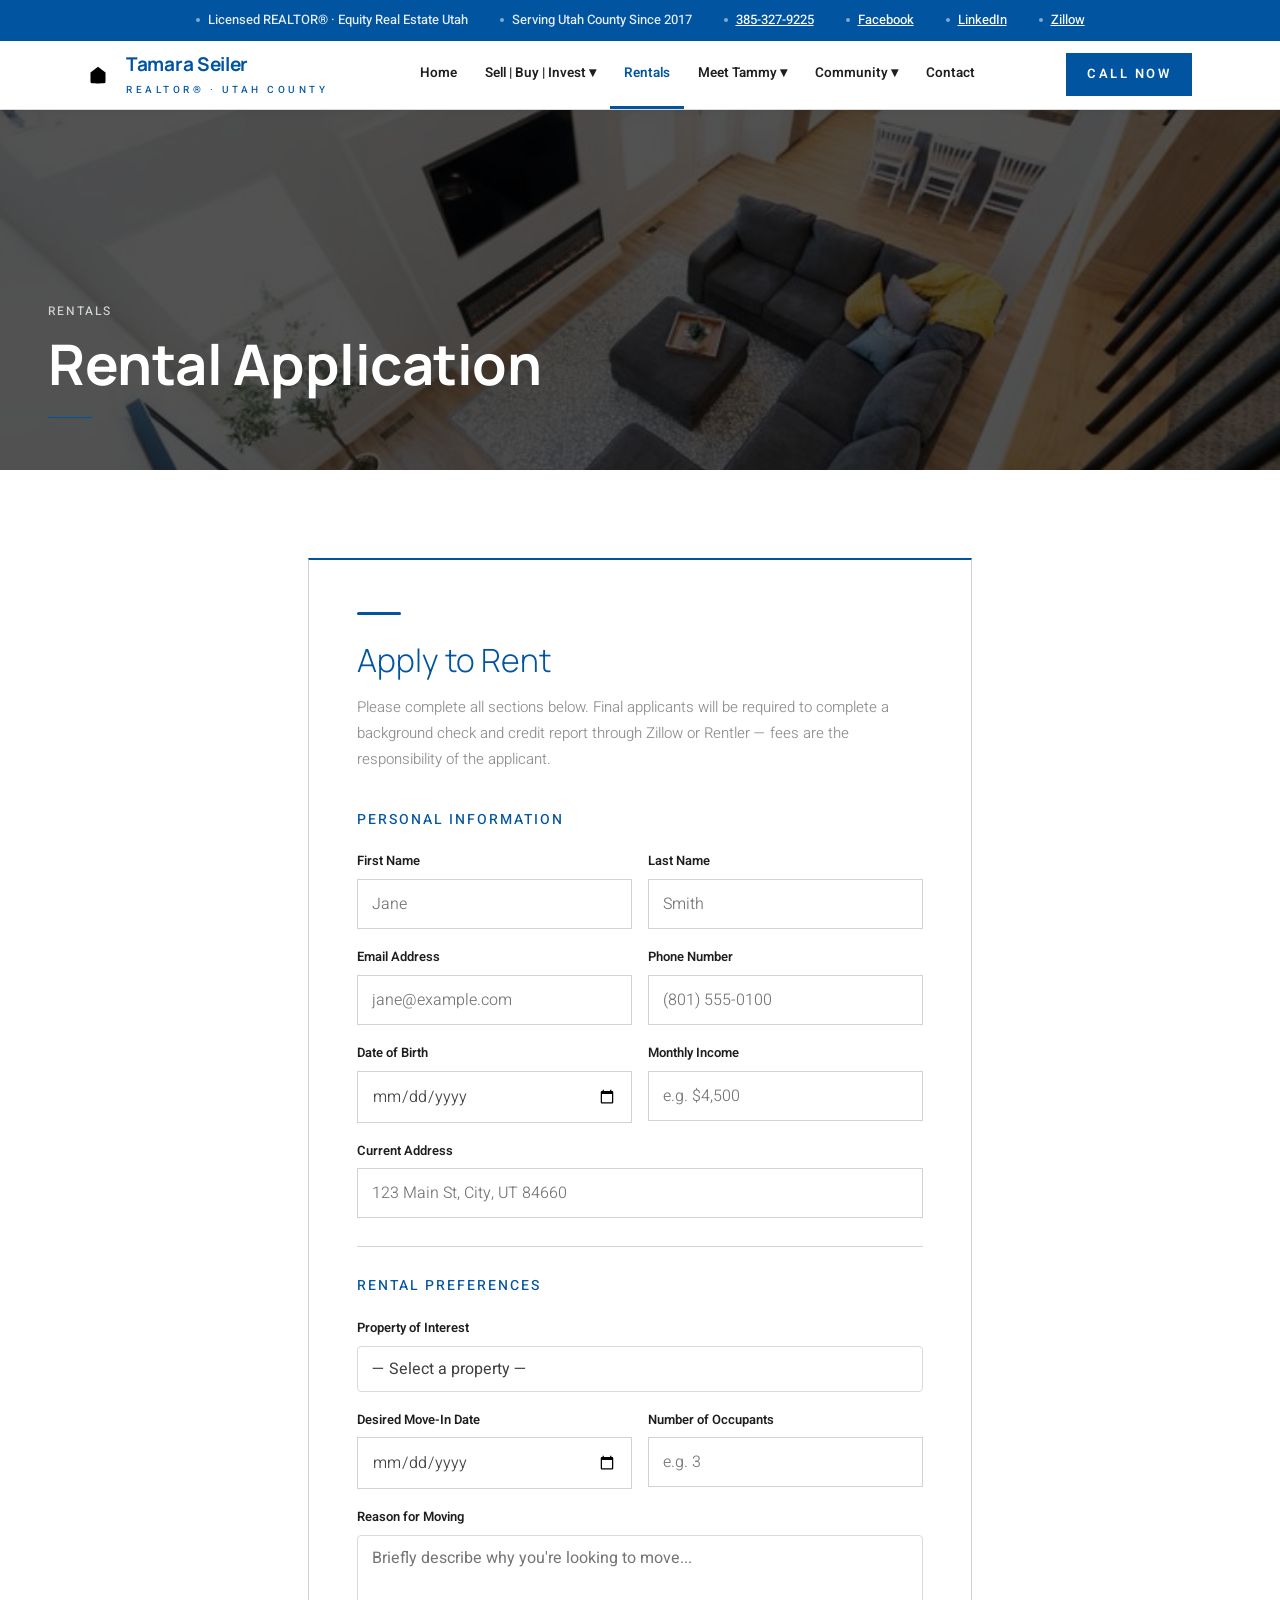
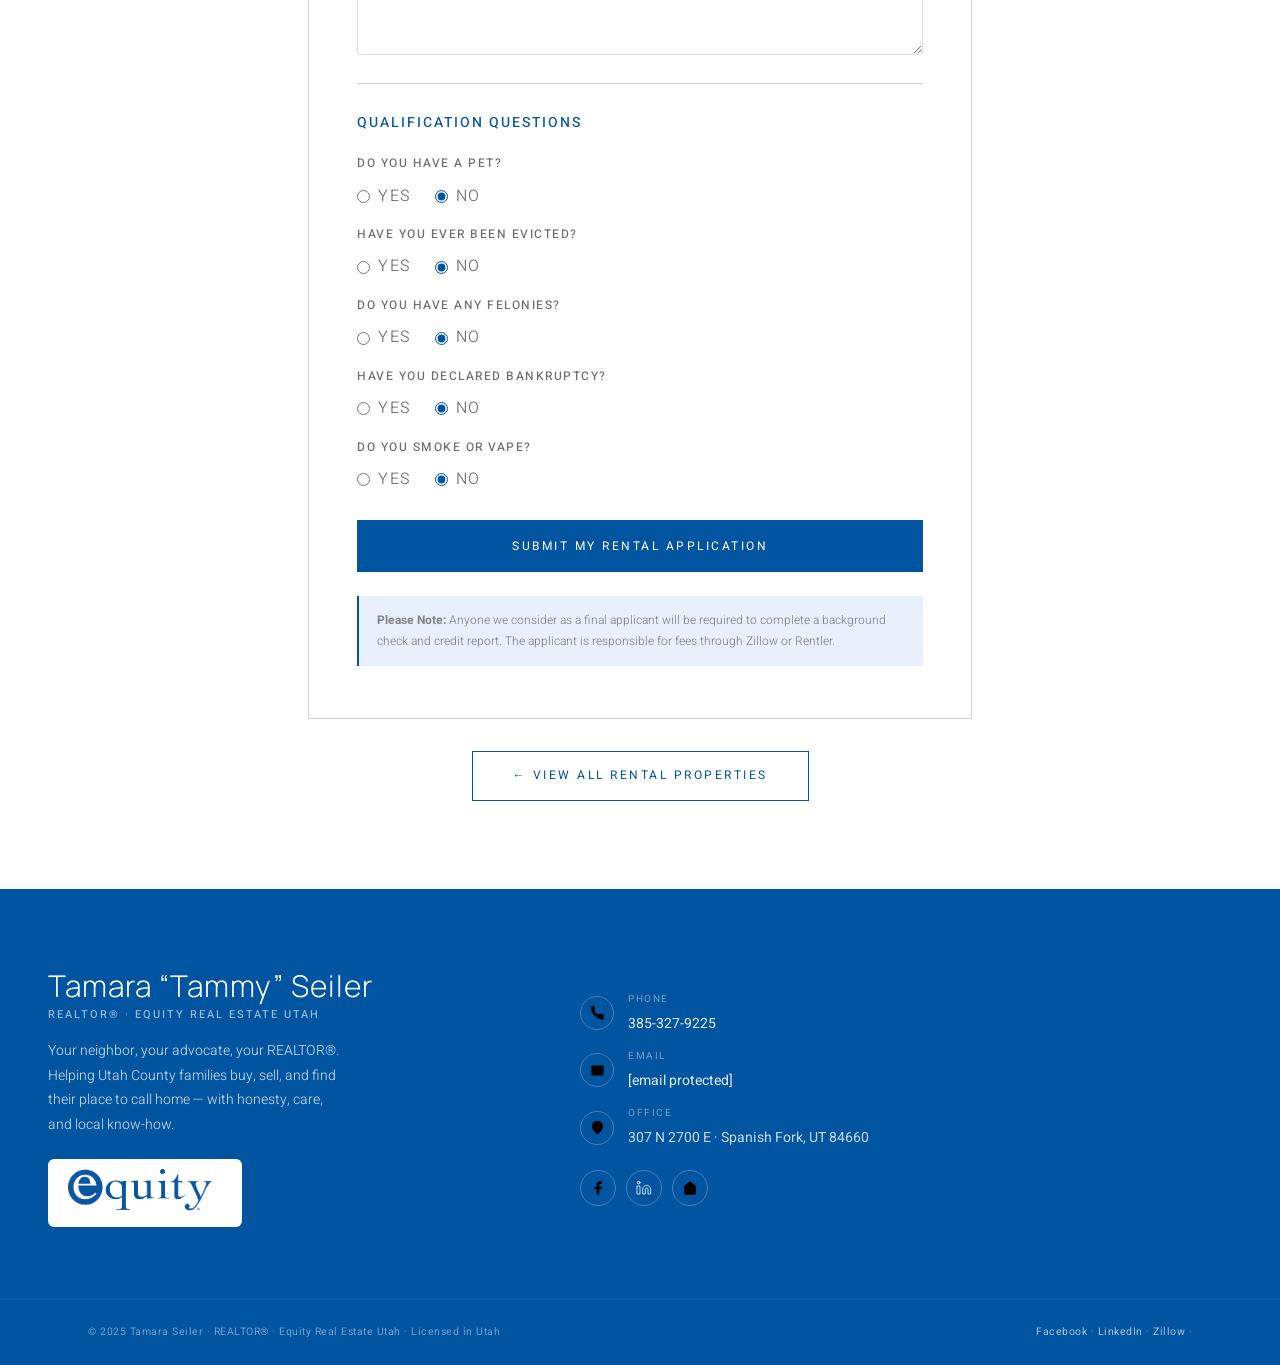
<file: rental-application.html>
<!DOCTYPE html>
<html lang="en">
<head>
  <meta charset="UTF-8"/>
  <meta name="viewport" content="width=device-width, initial-scale=1.0"/>
  <title>Rental Application | Tamara Seiler REALTOR® Utah County</title>
  <meta name="description" content="Apply for a rental property managed by Tamara Seiler in Utah County, Utah. Complete the online rental application here."/>
  <link rel="stylesheet" href="style.css"/>
  <link rel="canonical" href="https://www.tammyseiler.com/rental-application.html"/>
<meta property="og:image" content="https://www.tammyseiler.com/img/tammypic.png"/>
  <meta property="og:url" content="https://www.tammyseiler.com/rental-application.html"/>
</head>
<body>

    <div class="trust-bar">
        <div class="tb-item"><span class="tb-dot"></span><span>Licensed REALTOR&reg; &middot; Equity Real Estate Utah</span></div>
        <div class="tb-item"><span class="tb-dot"></span><span>Serving Utah County Since 2017</span></div>
        <div class="tb-item"><span class="tb-dot"></span><a href="tel:3853279225">385-327-9225</a></div>
        <div class="tb-item"><span class="tb-dot"></span><a href="https://www.facebook.com/tamara.utah.homes/" target="_blank" rel="noopener">Facebook</a></div>
        <div class="tb-item"><span class="tb-dot"></span><a href="https://www.linkedin.com/in/tammy-seiler" target="_blank" rel="noopener">LinkedIn</a></div>
        <div class="tb-item"><span class="tb-dot"></span><a href="https://www.zillow.com/profile/Tammys-Realty" target="_blank" rel="noopener">Zillow</a></div>
    </div>
    </div>

    <header>
        <div class="nav-inner">
            <a class="nav-brand" href="index.html">
                <span style="color:var(--equity-blue);display:flex;align-items:center;flex-shrink:0;"><svg width="20" height="20" viewBox="0 0 24 24"><path d="M3 9l9-7 9 7v11a2 2 0 01-2 2H5a2 2 0 01-2-2z" /><polyline points="9 22 9 12 15 12 15 22" /></svg></span>
                <div style="margin-left:8px;"><span class="brand-name">Tamara Seiler</span><span class="brand-sub">REALTOR&reg; &middot; Utah County</span></div>
            </a>
            <ul class="nav-links">
                <li><a href="index.html">Home</a></li>
                <li class="has-dropdown"><a href="buy-sell-invest.html">Sell | Buy | Invest &#9662;</a><div class="dropdown"><a href="buy-sell-invest.html#sell">Sell Your Home</a><a href="buy-sell-invest.html#buy">Buy a Home</a><a href="buy-sell-invest.html#invest">Invest</a><a href="featured-listings.html">Current Listings</a></div></li>
                <li><a href="rentals.html" class="active">Rentals</a></li>
                <li class="has-dropdown"><a href="about.html">Meet Tammy &#9662;</a><div class="dropdown"><a href="about.html">About Tammy</a><a href="client-testimonials.html">Client Reviews</a></div></li>
                <li class="has-dropdown"><a href="community.html">Community &#9662;</a><div class="dropdown"><a href="community.html#spanish-fork">Spanish Fork</a><a href="community.html#mapleton">Mapleton</a><a href="community.html#springville">Springville</a></div></li>
                <li><a href="contact.html">Contact</a></li>
            </ul>
            <div class="nav-right"><a href="tel:3853279225" class="btn btn-gold" style="padding:10px 20px;font-size:13px;font-weight:600;white-space:nowrap;">Call Now</a></div>
            <button class="hamburger" aria-label="Menu"><span></span><span></span><span></span></button>
        </div>
    </header>

    <section class="page-hero">
        <img src="img/livingroom.png" alt="Rental Application Utah County" />
        <div class="page-hero-content">
            <span class="eyebrow">Rentals</span>
            <h1>Rental Application</h1>
            <div class="gold-bar"></div>
        </div>
    </section>

    <main>
        <div class="section" style="max-width:760px;margin:0 auto;">
            <div class="form-card">
                <div class="gold-rule"></div>
                <h3 style="font-family:var(--serif);font-size:32px;font-weight:300;color:var(--ink);margin-bottom:8px;">Apply to Rent</h3>
                <p class="form-sub">Please complete all sections below. Final applicants will be required to complete a background check and credit report through Zillow or Rentler — fees are the responsibility of the applicant.</p>

                <form id="rentalForm" action="rental-application.php" method="POST">

                    <h4 style="font-size:14px;letter-spacing:2px;text-transform:uppercase;color:var(--ink);margin-bottom:20px;font-weight:500;">Personal Information</h4>
                    <div class="form-2col">
                        <div class="input-group"><label class="input-label">First Name</label><input class="input-field" type="text" name="firstName" placeholder="Jane" required /></div>
                        <div class="input-group"><label class="input-label">Last Name</label><input class="input-field" type="text" name="lastName" placeholder="Smith" required /></div>
                    </div>
                    <div class="form-2col">
                        <div class="input-group"><label class="input-label">Email Address</label><input class="input-field" type="email" name="email" placeholder="jane@example.com" required /></div>
                        <div class="input-group"><label class="input-label">Phone Number</label><input class="input-field" type="tel" name="phone" placeholder="(801) 555-0100" required /></div>
                    </div>
                    <div class="form-2col">
                        <div class="input-group"><label class="input-label">Date of Birth</label><input class="input-field" type="date" name="dob" /></div>
                        <div class="input-group"><label class="input-label">Monthly Income</label><input class="input-field" type="text" name="income" placeholder="e.g. $4,500" /></div>
                    </div>
                    <div class="input-group"><label class="input-label">Current Address</label><input class="input-field" type="text" name="currentAddress" placeholder="123 Main St, City, UT 84660" /></div>

                    <div style="height:1px;background:var(--border);margin:28px 0;"></div>
                    <h4 style="font-size:14px;letter-spacing:2px;text-transform:uppercase;color:var(--ink);margin-bottom:20px;font-weight:500;">Rental Preferences</h4>

                    <div class="input-group">
                        <label class="input-label">Property of Interest</label>
                        <select class="input-field" name="property">
                            <option value="">— Select a property —</option>
                            <option>Brand New Home – Springville, UT</option>
                            <option>Provo Home Rental</option>
                            <option>Mapleton Basement Apartment</option>
                            <option>Mapleton Half-Acre Estate</option>
                            <option>Springville Home</option>
                            <option>Bryce Canyon Homestead (Vacation)</option>
                            <option>Other / Not Sure Yet</option>
                        </select>
                    </div>
                    <div class="form-2col">
                        <div class="input-group"><label class="input-label">Desired Move-In Date</label><input class="input-field" type="date" name="movedate" /></div>
                        <div class="input-group"><label class="input-label">Number of Occupants</label><input class="input-field" type="text" name="occupants" placeholder="e.g. 3" /></div>
                    </div>
                    <div class="input-group">
                        <label class="input-label">Reason for Moving</label>
                        <textarea class="input-field" name="reason" rows="3" placeholder="Briefly describe why you're looking to move..."></textarea>
                    </div>

                    <div style="height:1px;background:var(--border);margin:28px 0;"></div>
                    <h4 style="font-size:14px;letter-spacing:2px;text-transform:uppercase;color:var(--ink);margin-bottom:20px;font-weight:500;">Qualification Questions</h4>

                    <div style="display:flex;flex-direction:column;gap:16px;margin-bottom:28px;">
                        <div><span style="font-size:12px;font-weight:500;text-transform:uppercase;letter-spacing:1.5px;color:var(--text-mid);display:block;margin-bottom:10px;">Do you have a pet?</span><div style="display:flex;gap:24px;"><label style="display:flex;align-items:center;gap:8px;font-size:16px;font-weight:300;cursor:pointer;"><input type="radio" name="pet" value="Yes" style="accent-color:var(--equity-blue);" /> Yes</label><label style="display:flex;align-items:center;gap:8px;font-size:16px;font-weight:300;cursor:pointer;"><input type="radio" name="pet" value="No" checked style="accent-color:var(--equity-blue);" /> No</label></div></div>
                        <div><span style="font-size:12px;font-weight:500;text-transform:uppercase;letter-spacing:1.5px;color:var(--text-mid);display:block;margin-bottom:10px;">Have you ever been evicted?</span><div style="display:flex;gap:24px;"><label style="display:flex;align-items:center;gap:8px;font-size:16px;font-weight:300;cursor:pointer;"><input type="radio" name="evicted" value="Yes" style="accent-color:var(--equity-blue);" /> Yes</label><label style="display:flex;align-items:center;gap:8px;font-size:16px;font-weight:300;cursor:pointer;"><input type="radio" name="evicted" value="No" checked style="accent-color:var(--equity-blue);" /> No</label></div></div>
                        <div><span style="font-size:12px;font-weight:500;text-transform:uppercase;letter-spacing:1.5px;color:var(--text-mid);display:block;margin-bottom:10px;">Do you have any felonies?</span><div style="display:flex;gap:24px;"><label style="display:flex;align-items:center;gap:8px;font-size:16px;font-weight:300;cursor:pointer;"><input type="radio" name="felonies" value="Yes" style="accent-color:var(--equity-blue);" /> Yes</label><label style="display:flex;align-items:center;gap:8px;font-size:16px;font-weight:300;cursor:pointer;"><input type="radio" name="felonies" value="No" checked style="accent-color:var(--equity-blue);" /> No</label></div></div>
                        <div><span style="font-size:12px;font-weight:500;text-transform:uppercase;letter-spacing:1.5px;color:var(--text-mid);display:block;margin-bottom:10px;">Have you declared bankruptcy?</span><div style="display:flex;gap:24px;"><label style="display:flex;align-items:center;gap:8px;font-size:16px;font-weight:300;cursor:pointer;"><input type="radio" name="bankruptcy" value="Yes" style="accent-color:var(--equity-blue);" /> Yes</label><label style="display:flex;align-items:center;gap:8px;font-size:16px;font-weight:300;cursor:pointer;"><input type="radio" name="bankruptcy" value="No" checked style="accent-color:var(--equity-blue);" /> No</label></div></div>
                        <div><span style="font-size:12px;font-weight:500;text-transform:uppercase;letter-spacing:1.5px;color:var(--text-mid);display:block;margin-bottom:10px;">Do you smoke or vape?</span><div style="display:flex;gap:24px;"><label style="display:flex;align-items:center;gap:8px;font-size:16px;font-weight:300;cursor:pointer;"><input type="radio" name="smoke" value="Yes" style="accent-color:var(--equity-blue);" /> Yes</label><label style="display:flex;align-items:center;gap:8px;font-size:16px;font-weight:300;cursor:pointer;"><input type="radio" name="smoke" value="No" checked style="accent-color:var(--equity-blue);" /> No</label></div></div>
                    </div>

                    <button type="submit" class="btn btn-gold" style="width:100%;display:block;text-align:center;padding:16px;">Submit My Rental Application</button>
                    <div class="form-success" id="rentalSuccess">
                        Thank you! Your application has been submitted. Tammy will review it and reach out to you soon.
                    </div>
                </form>

                <div class="form-note" style="margin-top:24px;">
                    <strong>Please Note:</strong> Anyone we consider as a final applicant will be required to complete a background check and credit report. The applicant is responsible for fees through Zillow or Rentler.
                </div>
            </div>

            <div style="text-align:center;margin-top:32px;">
                <a href="rentals.html" class="btn btn-outline">← View All Rental Properties</a>
            </div>
        </div>
    </main>

    <footer>
        <div class="footer-top">
            <div class="footer-brand" style="width:400px">
                <div class="name">Tamara &ldquo;Tammy&rdquo; Seiler</div>
                <div class="title">REALTOR&reg; &middot; Equity Real Estate Utah</div>
                <p>Your neighbor, your advocate, your REALTOR&reg;. Helping Utah County families buy, sell, and find their place to call home &mdash; with honesty, care, and local know-how.</p>
                <div style="margin-top:22px;display:inline-block;background:#ffffff;padding:10px 20px;border-radius:6px;">
                    <img src="img/equity-logo.png" alt="Equity Real Estate" style="height:48px;width:auto;display:block;" />
                </div>
            </div>
            <div class="footer-brand">
                <div style="margin-top:22px;display:flex;flex-direction:column;gap:12px;">
                    <div style="display:flex;align-items:center;gap:14px;"><span style="width:34px;height:34px;border:1px solid rgba(255,255,255,0.25);border-radius:50%;display:flex;align-items:center;justify-content:center;color:rgba(255,255,255,0.75);flex-shrink:0;"><svg width="15" height="15" viewBox="0 0 24 24"><path d="M22 16.92v3a2 2 0 01-2.18 2 19.79 19.79 0 01-8.63-3.07A19.5 19.5 0 013.07 9.5 19.79 19.79 0 01.86 2.18 2 2 0 012.18 0h3a2 2 0 012 1.72 12.84 12.84 0 00.7 2.81 2 2 0 01-.45 2.11L7.09 7.91a16 16 0 006 6l1.27-1.27a2 2 0 012.11-.45 12.84 12.84 0 002.81.7A2 2 0 0122 14.92v2.02z" /></svg></span><div><span style="display:block;font-size:10px;letter-spacing:1.5px;text-transform:uppercase;color:rgba(255,255,255,0.45);margin-bottom:2px;">Phone</span><a href="tel:3853279225" style="color:rgba(255,255,255,0.88);font-size:14px;">385-327-9225</a></div></div>
                    <div style="display:flex;align-items:center;gap:14px;"><span style="width:34px;height:34px;border:1px solid rgba(255,255,255,0.25);border-radius:50%;display:flex;align-items:center;justify-content:center;color:rgba(255,255,255,0.75);flex-shrink:0;"><svg width="15" height="15" viewBox="0 0 24 24"><rect x="2" y="4" width="20" height="16" rx="2" /><path d="M2 7l10 7L22 7" /></svg></span><div><span style="display:block;font-size:10px;letter-spacing:1.5px;text-transform:uppercase;color:rgba(255,255,255,0.45);margin-bottom:2px;">Email</span><a href="/cdn-cgi/l/email-protection#99edf8f4f4e0d9edf8f4f4e0eafcf0f5fcebb7faf6f4" style="color:rgba(255,255,255,0.88);font-size:14px;"><span class="__cf_email__" data-cfemail="b6c2d7dbdbcff6c2d7dbdbcfc5d3dfdad3c498d5d9db">[email&#160;protected]</span></a></div></div>
                    <div style="display:flex;align-items:center;gap:14px;"><span style="width:34px;height:34px;border:1px solid rgba(255,255,255,0.25);border-radius:50%;display:flex;align-items:center;justify-content:center;color:rgba(255,255,255,0.75);flex-shrink:0;"><svg width="15" height="15" viewBox="0 0 24 24"><path d="M21 10c0 7-9 13-9 13s-9-6-9-13a9 9 0 0118 0z" /><circle cx="12" cy="10" r="3" /></svg></span><div><span style="display:block;font-size:10px;letter-spacing:1.5px;text-transform:uppercase;color:rgba(255,255,255,0.45);margin-bottom:2px;">Office</span><span style="color:rgba(255,255,255,0.78);font-size:14px;">307 N 2700 E &middot; Spanish Fork, UT 84660</span></div></div>
                </div>
                <div style="margin-top:20px;display:flex;gap:10px;align-items:center;flex-wrap:wrap;">
                    <a href="https://www.facebook.com/tamara.utah.homes/" target="_blank" rel="noopener" style="width:36px;height:36px;border:1px solid rgba(255,255,255,0.25);border-radius:50%;display:flex;align-items:center;justify-content:center;color:rgba(255,255,255,0.78);transition:all .2s;" title="Facebook"><svg width="16" height="16" viewBox="0 0 24 24"><path d="M18 2h-3a5 5 0 00-5 5v3H7v4h3v8h4v-8h3l1-4h-4V7a1 1 0 011-1h3z" /></svg></a>
                    <a href="https://www.linkedin.com/in/tammy-seiler" target="_blank" rel="noopener" style="width:36px;height:36px;border:1px solid rgba(255,255,255,0.25);border-radius:50%;display:flex;align-items:center;justify-content:center;color:rgba(255,255,255,0.78);transition:all .2s;" title="LinkedIn"><svg width="16" height="16" viewBox="0 0 24 24" fill="none" stroke="currentColor" stroke-width="1.5" stroke-linecap="round" stroke-linejoin="round"><path d="M16 8a6 6 0 016 6v7h-4v-7a2 2 0 00-2-2 2 2 0 00-2 2v7h-4v-7a6 6 0 016-6z" /><rect x="2" y="9" width="4" height="12" /><circle cx="4" cy="4" r="2" /></svg></a>
                    <a href="https://www.zillow.com/profile/Tammys-Realty" target="_blank" rel="noopener" style="width:36px;height:36px;border:1px solid rgba(255,255,255,0.25);border-radius:50%;display:flex;align-items:center;justify-content:center;color:rgba(255,255,255,0.78);transition:all .2s;" title="Zillow"><svg width="16" height="16" viewBox="0 0 24 24"><path d="M3 9l9-7 9 7v11a2 2 0 01-2 2H5a2 2 0 01-2-2z" /><polyline points="9 22 9 12 15 12 15 22" /></svg></a>
                </div>
            </div>
        </div>
        <div class="footer-bottom">
            <span>&copy; 2025 Tamara Seiler &middot; REALTOR&reg; &middot; Equity Real Estate Utah &middot; Licensed in Utah</span>
            <span>
                <a href="https://www.facebook.com/tamara.utah.homes/" target="_blank" rel="noopener">Facebook</a> &middot;
                <a href="https://www.linkedin.com/in/tammy-seiler" target="_blank" rel="noopener">LinkedIn</a> &middot;
                <a href="https://www.zillow.com/profile/Tammys-Realty" target="_blank" rel="noopener">Zillow</a> &middot;
</file>
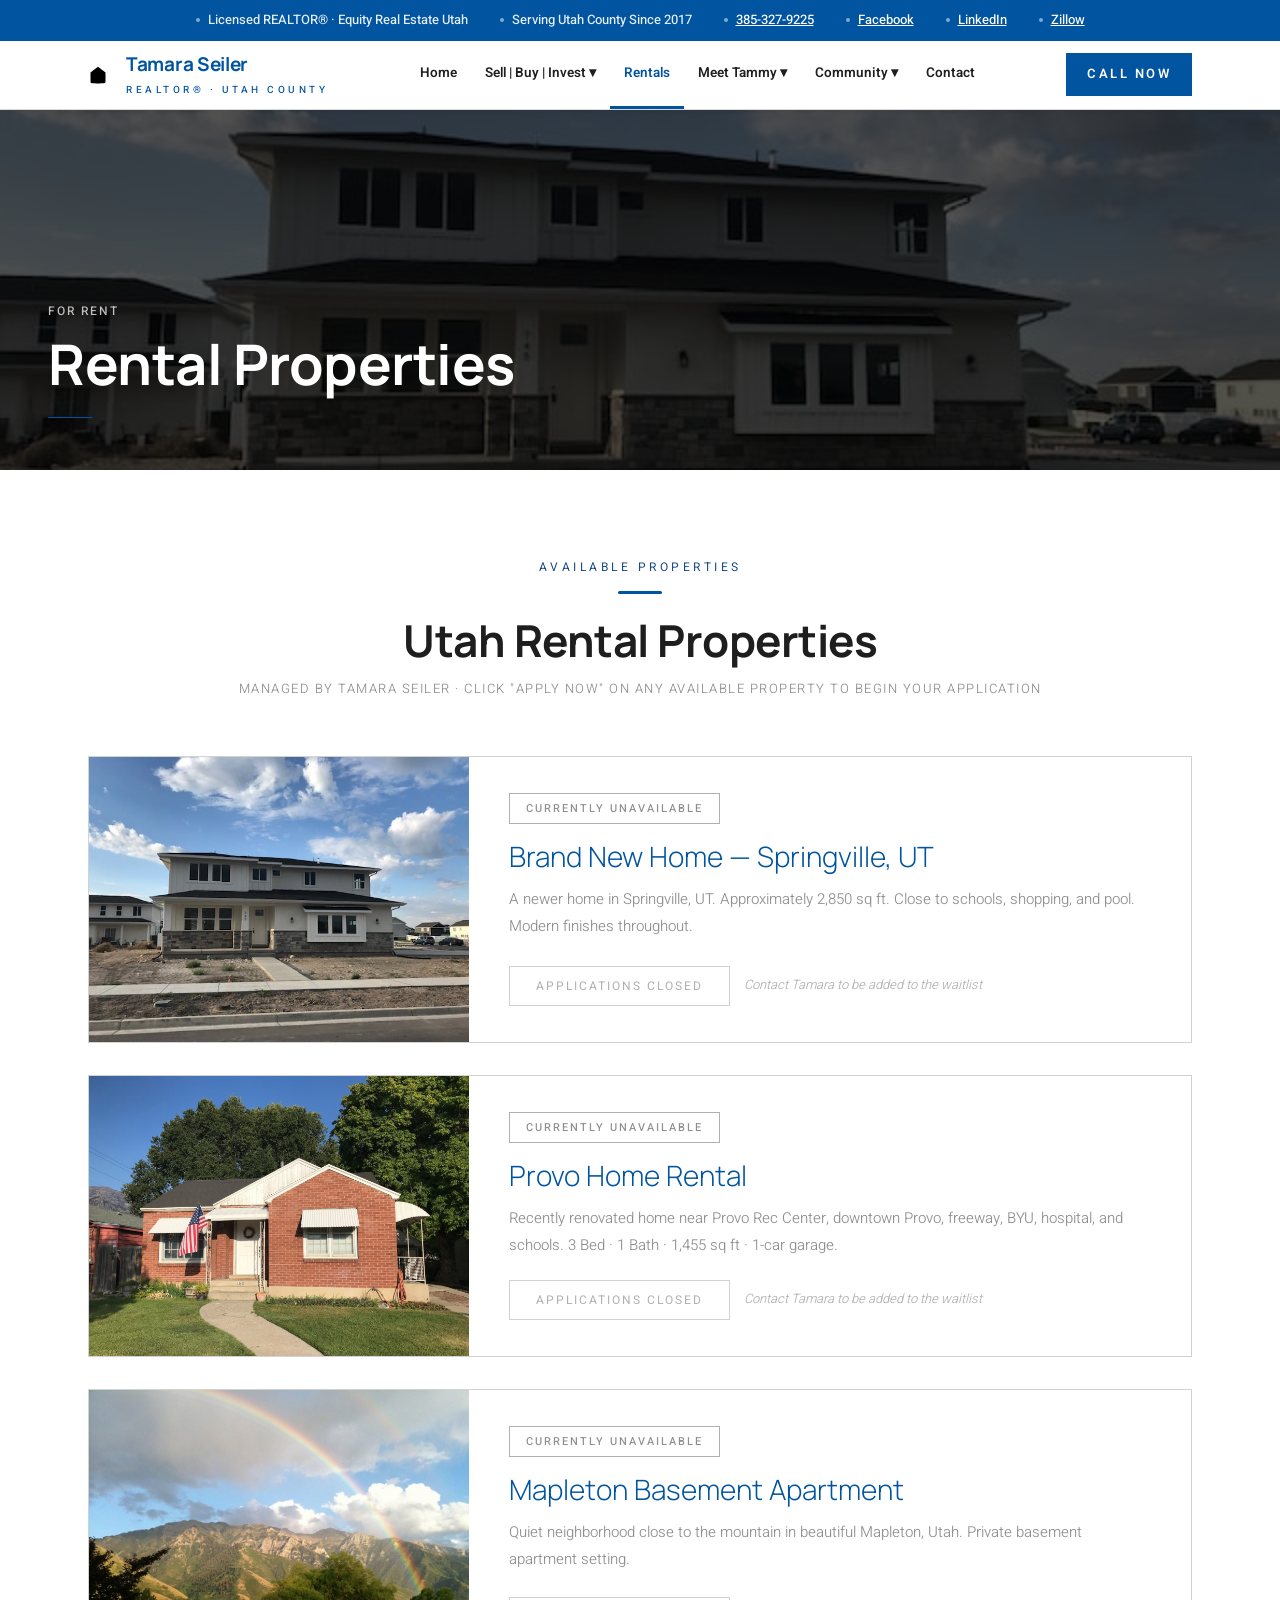
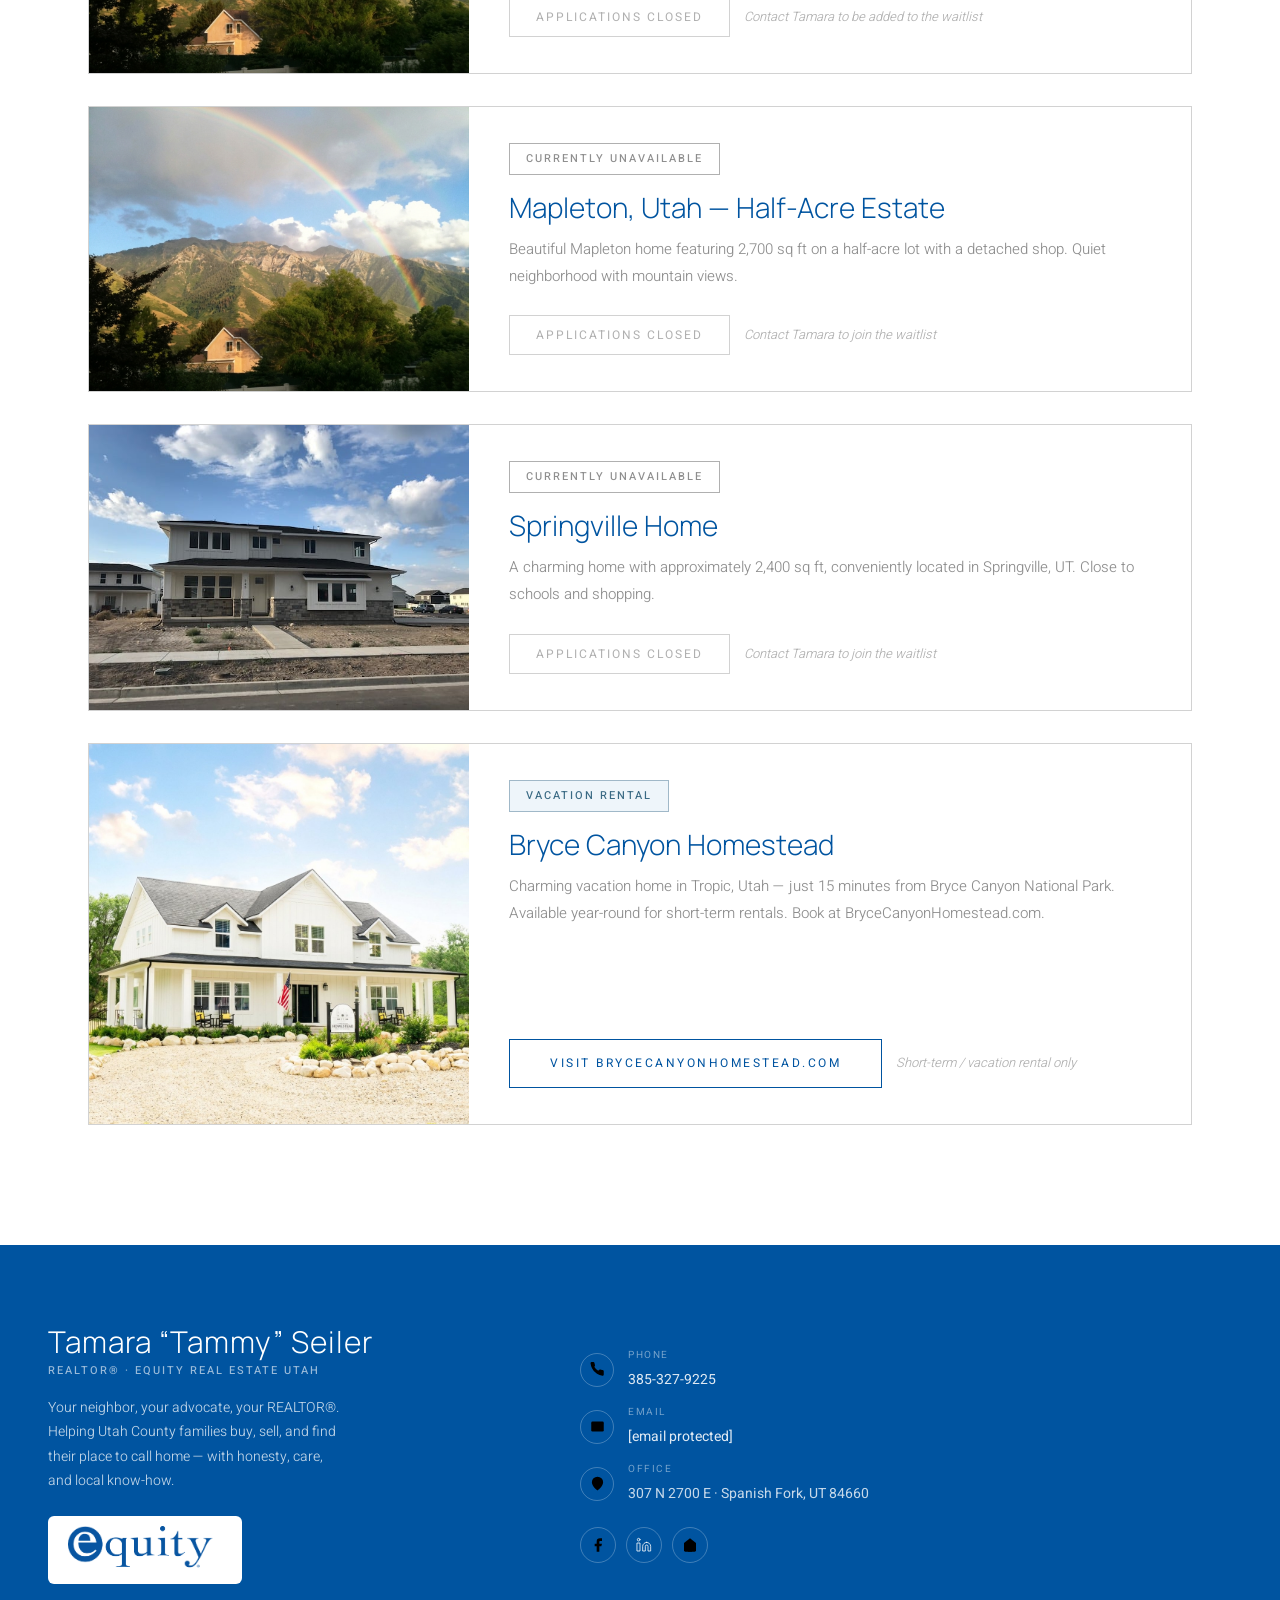
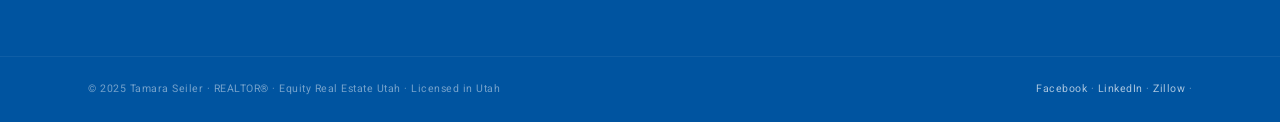
<file: rentals.html>
<!DOCTYPE html>
<html lang="en">
<head>
  <meta charset="UTF-8"/>
  <meta name="viewport" content="width=device-width, initial-scale=1.0"/>
  <title>Rental Properties | Tamara Seiler REALTOR® Utah County</title>
  <meta name="description" content="Rental properties managed by Tamara Seiler in Utah County, Utah. Vacation rental at Bryce Canyon Homestead available year-round. Call 385-327-9225."/>
  <link rel="stylesheet" href="style.css"/>
  <style>
    /* ── RENTAL LISTING LAYOUT ── */
    .rental-listing {
      background: var(--white);
      border: 1px solid var(--border);
      margin-bottom: 32px;
      overflow: hidden;
    }
    .rental-listing-inner {
      display: grid;
      grid-template-columns: 380px 1fr;
      min-height: 280px;
    }
    .rental-listing-img {
      position: relative;
      overflow: hidden;
    }
    .rental-listing-img img {
      width: 100%;
      height: 100%;
      object-fit: cover;
      transition: transform .5s;
    }
    .rental-listing:hover .rental-listing-img img {
      transform: scale(1.04);
    }
    .rental-listing-body {
      padding: 36px 40px;
      display: flex;
      flex-direction: column;
      justify-content: space-between;
    }
    .rental-listing-body h3 {
      font-family: var(--serif);
      font-size: 28px;
      font-weight: 300;
      color: var(--ink);
      margin-bottom: 12px;
      line-height: 1.2;
    }
    .rental-listing-body p {
      font-size: 15px;
      color: var(--stone);
      line-height: 1.8;
      font-weight: 300;
      margin-bottom: 20px;
    }
    .rental-status-badge {
      display: inline-block;
      font-size: 11px;
      font-weight: 500;
      letter-spacing: 2px;
      text-transform: uppercase;
      padding: 6px 16px;
      border: 1px solid;
      margin-bottom: 16px;
    }
    .status-avail   { border-color: var(--equity-blue); color: var(--equity-blue); background: var(--gold-pale); }
    .status-unavail { border-color: var(--stone-lt); color: var(--stone); background: transparent; }
    .status-vacation{ border-color: #a0b8c8; color: #3a6a84; background: #eef5fa; }

    .rental-footer-row {
      display: flex;
      align-items: center;
      gap: 14px;
      flex-wrap: wrap;
    }

    /* ── APPLY TOGGLE BTN ── */
    .apply-toggle {
      font-size: 12px;
      letter-spacing: 2px;
      text-transform: uppercase;
      color: var(--equity-blue);
      border: 1px solid var(--gold-dk);
      padding: 10px 26px;
      background: transparent;
      cursor: pointer;
      font-family: var(--sans);
      font-weight: 400;
      transition: all .2s;
    }
    .apply-toggle:hover { background: var(--gold); color: #fff; border-color: var(--equity-blue); }
    .apply-toggle:disabled,
    .apply-toggle.disabled {
      color: var(--stone-lt);
      border-color: var(--border);
      cursor: not-allowed;
      background: transparent;
    }
    .apply-toggle.disabled:hover {
      background: transparent;
      color: var(--stone-lt);
      border-color: var(--border);
    }
    .unavail-note {
      font-size: 13px;
      color: var(--stone-lt);
      font-style: italic;
      font-weight: 300;
    }

    /* ── APPLICATION FORM DRAWER ── */
    .apply-drawer {
      display: none;
      border-top: 1px solid var(--border);
      background: var(--linen-lt);
    }
    .apply-drawer.open { display: block; }
    .apply-drawer-inner {
      padding: 44px 40px;
      max-width: 860px;
    }
    .apply-drawer-inner h4 {
      font-family: var(--serif);
      font-size: 28px;
      font-weight: 300;
      color: var(--ink);
      margin-bottom: 6px;
    }
    .apply-drawer-inner .sub {
      font-size: 14px;
      color: var(--stone);
      margin-bottom: 32px;
      font-weight: 300;
    }
    .apply-drawer .form-row { display: grid; grid-template-columns: 1fr 1fr; gap: 18px; margin-bottom: 18px; }
    .apply-drawer .form-group { display: flex; flex-direction: column; gap: 7px; }
    .apply-drawer .form-group.full { grid-column: 1 / -1; }
    .apply-drawer label { font-size: 11px; font-weight: 400; text-transform: uppercase; letter-spacing: 1.5px; color: var(--text-mid); }
    .apply-drawer input[type="text"],
    .apply-drawer input[type="email"],
    .apply-drawer input[type="tel"],
    .apply-drawer input[type="date"],
    .apply-drawer select,
    .apply-drawer textarea {
      border: 1px solid var(--border);
      padding: 12px 14px;
      font-family: var(--sans);
      font-size: 16px;
      color: var(--text);
      background: var(--white);
      width: 100%;
      font-weight: 300;
      -webkit-appearance: none;
      transition: border-color .2s;
    }
    .apply-drawer input:focus,
    .apply-drawer select:focus,
    .apply-drawer textarea:focus { outline: none; border-color: var(--equity-blue); }
    .apply-drawer textarea { resize: vertical; min-height: 90px; }
    .apply-drawer .radio-section { margin-bottom: 20px; }
    .apply-drawer .radio-label { font-size: 11px; font-weight: 400; text-transform: uppercase; letter-spacing: 1.5px; color: var(--text-mid); display: block; margin-bottom: 10px; }
    .apply-drawer .radio-opts { display: flex; gap: 24px; }
    .apply-drawer .radio-opts label { font-size: 15px; text-transform: none; letter-spacing: 0; display: flex; align-items: center; gap: 8px; font-weight: 300; cursor: pointer; color: var(--text); }
    .apply-drawer input[type="radio"] { accent-color: var(--equity-blue); }
    .apply-drawer .form-note-inline {
      font-size: 13px;
      color: var(--stone);
      font-weight: 300;
      line-height: 1.7;
      background: var(--gold-pale);
      border-left: 2px solid var(--gold);
      padding: 12px 18px;
      margin-top: 24px;
    }
    .apply-drawer .success-msg {
      display: none;
      border: 1px solid #84c884;
      color: #1f5c1f;
      padding: 14px 20px;
      margin-top: 18px;
      font-size: 15px;
      background: #f0fbf0;
    }
    .apply-section-divider {
      height: 1px;
      background: var(--border);
      margin: 24px 0;
    }
    .quals-title {
      font-size: 11px;
      font-weight: 500;
      letter-spacing: 2px;
      text-transform: uppercase;
      color: var(--ink);
      margin-bottom: 20px;
    }

    /* ── RESPONSIVE ── */
    @media (max-width: 860px) {
      .rental-listing-inner { grid-template-columns: 1fr; }
      .rental-listing-img { height: 280px; }
      .apply-drawer-inner { padding: 32px 24px; }
      .apply-drawer .form-row { grid-template-columns: 1fr; }
    }
    @media (max-width: 640px) {
      .rental-listing-body { padding: 28px 24px; }
    }
  </style>
  <link rel="canonical" href="https://www.tammyseiler.com/rentals.html"/>
<meta property="og:image" content="https://www.tammyseiler.com/img/tammypic.png"/>
  <meta property="og:url" content="https://www.tammyseiler.com/rentals.html"/>
</head>
<body>
    <div class="trust-bar">
        <div class="tb-item"><span class="tb-dot"></span><span>Licensed REALTOR&reg; &middot; Equity Real Estate Utah</span></div>
        <div class="tb-item"><span class="tb-dot"></span><span>Serving Utah County Since 2017</span></div>
        <div class="tb-item"><span class="tb-dot"></span><a href="tel:3853279225">385-327-9225</a></div>
        <div class="tb-item"><span class="tb-dot"></span><a href="https://www.facebook.com/tamara.utah.homes/" target="_blank" rel="noopener">Facebook</a></div>
        <div class="tb-item"><span class="tb-dot"></span><a href="https://www.linkedin.com/in/tammy-seiler" target="_blank" rel="noopener">LinkedIn</a></div>
        <div class="tb-item"><span class="tb-dot"></span><a href="https://www.zillow.com/profile/Tammys-Realty" target="_blank" rel="noopener">Zillow</a></div>
    </div>


    <!-- NAV -->
    <header>
        <div class="nav-inner">
            <a class="nav-brand" href="index.html">
                <span style="color:var(--equity-blue);display:flex;align-items:center;flex-shrink:0;"><svg width="20" height="20" viewBox="0 0 24 24"><path d="M3 9l9-7 9 7v11a2 2 0 01-2 2H5a2 2 0 01-2-2z" /><polyline points="9 22 9 12 15 12 15 22" /></svg></span>
                <div style="margin-left:8px;"><span class="brand-name">Tamara Seiler</span><span class="brand-sub">REALTOR&reg; &middot; Utah County</span></div>
            </a>
            <ul class="nav-links">
                <li><a href="index.html">Home</a></li>
                <li class="has-dropdown"><a href="buy-sell-invest.html">Sell | Buy | Invest &#9662;</a><div class="dropdown"><a href="buy-sell-invest.html#sell">Sell Your Home</a><a href="buy-sell-invest.html#buy">Buy a Home</a><a href="buy-sell-invest.html#invest">Invest</a><a href="featured-listings.html">Current Listings</a></div></li>
                <li><a href="rentals.html" class="active">Rentals</a></li>
                <li class="has-dropdown"><a href="about.html">Meet Tammy &#9662;</a><div class="dropdown"><a href="about.html">About Tammy</a><a href="client-testimonials.html">Client Reviews</a></div></li>
                <li class="has-dropdown"><a href="community.html">Community &#9662;</a><div class="dropdown"><a href="community.html#spanish-fork">Spanish Fork</a><a href="community.html#mapleton">Mapleton</a><a href="community.html#springville">Springville</a></div></li>
                <li><a href="contact.html">Contact</a></li>
            </ul>
            <div class="nav-right"><a href="tel:3853279225" class="btn btn-gold" style="padding:10px 20px;font-size:13px;font-weight:600;white-space:nowrap;">Call Now</a></div>
            <button class="hamburger" aria-label="Menu"><span></span><span></span><span></span></button>
        </div>
    </header>

    <!-- PAGE HERO -->
    <section class="page-hero">
        <img src="img/springville2.png" alt="Rental Properties" />
        <div class="page-hero-content">
            <span class="eyebrow">For Rent</span>
            <h1>Rental Properties</h1>
            <div class="gold-bar"></div>
        </div>
    </section>

    <!-- RENTALS LIST -->
    <main>
        <div class="section">
            <div class="text-center" style="margin-bottom:56px;">
                <span class="eyebrow">Available Properties</span>
                <div class="gold-rule center"></div>
                <h2 class="section-title">Utah Rental Properties</h2>
                <p class="section-sub">Managed by Tamara Seiler · Click "Apply Now" on any available property to begin your application</p>
            </div>

            <!-- ══════════════════════════════════════════════════
                 RENTAL 1 — Springville New Home (UNAVAILABLE)
                 To enable: change data-available="false" → "true"
                            and status-unavail → status-avail
                 ══════════════════════════════════════════════════ -->
            <div class="rental-listing" id="rental-springville-new">
                <div class="rental-listing-inner">
                    <div class="rental-listing-img">
                        <img src="img/springville2.png" alt="Springville Home" />
                    </div>
                    <div class="rental-listing-body">
                        <div>
                            <span class="rental-status-badge status-unavail">Currently Unavailable</span>
                            <h3>Brand New Home — Springville, UT</h3>
                            <p>A newer home in Springville, UT. Approximately 2,850 sq ft. Close to schools, shopping, and pool. Modern finishes throughout.</p>
                        </div>
                        <div class="rental-footer-row">
                            <button class="apply-toggle disabled" data-target="form-springville-new" data-available="false" disabled>
                                Applications Closed
                            </button>
                            <span class="unavail-note">Contact Tamara to be added to the waitlist</span>
                        </div>
                    </div>
                </div>
                <!-- Application drawer — shown when available -->
                <div class="apply-drawer" id="form-springville-new">
                    <div class="apply-drawer-inner">
                        <div class="gold-rule"></div>
                        <h4>Apply — Brand New Home, Springville</h4>
                        <p class="sub">Complete the form below. Final applicants will be required to pass a background check and credit report (fees paid by applicant via Zillow or Rentler).</p>
                        <form data-form="rental-springville-new">
                            <!-- Personal Info -->
                            <div class="form-row">
                                <div class="form-group"><label>First Name</label><input type="text" name="firstName" placeholder="Jane" required /></div>
                                <div class="form-group"><label>Last Name</label><input type="text" name="lastName" placeholder="Smith" required /></div>
                            </div>
                            <div class="form-row">
                                <div class="form-group"><label>Email Address</label><input type="email" name="email" placeholder="jane@example.com" required /></div>
                                <div class="form-group"><label>Phone Number</label><input type="tel" name="phone" placeholder="(801) 555-0100" required /></div>
                            </div>
                            <div class="form-row">
                                <div class="form-group"><label>Date of Birth</label><input type="date" name="dob" /></div>
                                <div class="form-group"><label>Monthly Income</label><input type="text" name="income" placeholder="e.g. $4,500" /></div>
                            </div>
                            <div class="form-row">
                                <div class="form-group"><label>Desired Move-In Date</label><input type="date" name="movedate" /></div>
                                <div class="form-group"><label>Number of Occupants</label><input type="text" name="occupants" placeholder="e.g. 3" /></div>
                            </div>
                            <div class="form-row">
                                <div class="form-group full"><label>Current Address</label><input type="text" name="currentAddress" placeholder="123 Main St, City, UT 84660" /></div>
                            </div>
                            <div class="form-row">
                                <div class="form-group full"><label>Reason for Moving</label><textarea name="reason" placeholder="Please briefly describe your reason for moving..."></textarea></div>
                            </div>
                            <div class="apply-section-divider"></div>
                            <div class="quals-title">Qualification Questions</div>
                            <div class="radio-section"><span class="radio-label">Do you have a pet?</span><div class="radio-opts"><label><input type="radio" name="pet-sn" value="Yes" /> Yes</label><label><input type="radio" name="pet-sn" value="No" checked /> No</label></div></div>
                            <div class="radio-section"><span class="radio-label">Have you ever been evicted?</span><div class="radio-opts"><label><input type="radio" name="evicted-sn" value="Yes" /> Yes</label><label><input type="radio" name="evicted-sn" value="No" checked /> No</label></div></div>
                            <div class="radio-section"><span class="radio-label">Do you have any felonies?</span><div class="radio-opts"><label><input type="radio" name="felonies-sn" value="Yes" /> Yes</label><label><input type="radio" name="felonies-sn" value="No" checked /> No</label></div></div>
                            <div class="radio-section"><span class="radio-label">Have you declared bankruptcy?</span><div class="radio-opts"><label><input type="radio" name="bankruptcy-sn" value="Yes" /> Yes</label><label><input type="radio" name="bankruptcy-sn" value="No" checked /> No</label></div></div>
                            <div class="radio-section" style="margin-bottom:28px;"><span class="radio-label">Do you smoke or vape?</span><div class="radio-opts"><label><input type="radio" name="smoke-sn" value="Yes" /> Yes</label><label><input type="radio" name="smoke-sn" value="No" checked /> No</label></div></div>
                            <button type="submit" class="btn btn-gold">Submit Application</button>
                            <div class="success-msg">Thank you! Your application has been received. Tamara will be in touch soon.</div>
                        </form>
                        <div class="form-note-inline"><strong>Note:</strong> Final applicants will be required to complete a background check and credit report through Zillow or Rentler. Fees are the responsibility of the applicant.</div>
                    </div>
                </div>
            </div>

            <!-- ══════════════════════════════════════════════════
                 RENTAL 2 — Provo Home (UNAVAILABLE)
                 ══════════════════════════════════════════════════ -->
            <div class="rental-listing" id="rental-provo">
                <div class="rental-listing-inner">
                    <div class="rental-listing-img">
                        <img src="img/provo.png" alt="Provo Home Rental" />
                    </div>
                    <div class="rental-listing-body">
                        <div>
                            <span class="rental-status-badge status-unavail">Currently Unavailable</span>
                            <h3>Provo Home Rental</h3>
                            <p>Recently renovated home near Provo Rec Center, downtown Provo, freeway, BYU, hospital, and schools. 3 Bed · 1 Bath · 1,455 sq ft · 1-car garage.</p>
                        </div>
                        <div class="rental-footer-row">
                            <button class="apply-toggle disabled" data-target="form-provo" data-available="false" disabled>Applications Closed</button>
                            <span class="unavail-note">Contact Tamara to be added to the waitlist</span>
                        </div>
                    </div>
                </div>
                <div class="apply-drawer" id="form-provo">
                    <div class="apply-drawer-inner">
                        <div class="gold-rule"></div>
                        <h4>Apply — Provo Home Rental</h4>
                        <p class="sub">Complete the form below. Final applicants will be required to pass a background check and credit report.</p>
                        <form data-form="rental-provo">
                            <div class="form-row"><div class="form-group"><label>First Name</label><input type="text" name="firstName" placeholder="Jane" required /></div><div class="form-group"><label>Last Name</label><input type="text" name="lastName" placeholder="Smith" required /></div></div>
                            <div class="form-row"><div class="form-group"><label>Email Address</label><input type="email" name="email" placeholder="jane@example.com" required /></div><div class="form-group"><label>Phone Number</label><input type="tel" name="phone" placeholder="(801) 555-0100" required /></div></div>
                            <div class="form-row"><div class="form-group"><label>Date of Birth</label><input type="date" name="dob" /></div><div class="form-group"><label>Monthly Income</label><input type="text" name="income" placeholder="e.g. $4,500" /></div></div>
                            <div class="form-row"><div class="form-group"><label>Desired Move-In Date</label><input type="date" name="movedate" /></div><div class="form-group"><label>Number of Occupants</label><input type="text" name="occupants" placeholder="e.g. 3" /></div></div>
                            <div class="form-row"><div class="form-group full"><label>Current Address</label><input type="text" name="currentAddress" placeholder="123 Main St, City, UT 84660" /></div></div>
                            <div class="form-row"><div class="form-group full"><label>Reason for Moving</label><textarea name="reason" placeholder="Please briefly describe your reason for moving..."></textarea></div></div>
                            <div class="apply-section-divider"></div>
                            <div class="quals-title">Qualification Questions</div>
                            <div class="radio-section"><span class="radio-label">Do you have a pet?</span><div class="radio-opts"><label><input type="radio" name="pet-provo" value="Yes" /> Yes</label><label><input type="radio" name="pet-provo" value="No" checked /> No</label></div></div>
                            <div class="radio-section"><span class="radio-label">Have you ever been evicted?</span><div class="radio-opts"><label><input type="radio" name="evicted-provo" value="Yes" /> Yes</label><label><input type="radio" name="evicted-provo" value="No" checked /> No</label></div></div>
                            <div class="radio-section"><span class="radio-label">Do you have any felonies?</span><div class="radio-opts"><label><input type="radio" name="felonies-provo" value="Yes" /> Yes</label><label><input type="radio" name="felonies-provo" value="No" checked /> No</label></div></div>
                            <div class="radio-section"><span class="radio-label">Have you declared bankruptcy?</span><div class="radio-opts"><label><input type="radio" name="bankruptcy-provo" value="Yes" /> Yes</label><label><input type="radio" name="bankruptcy-provo" value="No" checked /> No</label></div></div>
                            <div class="radio-section" style="margin-bottom:28px;"><span class="radio-label">Do you smoke or vape?</span><div class="radio-opts"><label><input type="radio" name="smoke-provo" value="Yes" /> Yes</label><label><input type="radio" name="smoke-provo" value="No" checked /> No</label></div></div>
                            <button type="submit" class="btn btn-gold">Submit Application</button>
                            <div class="success-msg">Thank you! Your application has been received. Tamara will be in touch soon.</div>
                        </form>
                        <div class="form-note-inline"><strong>Note:</strong> Final applicants will be required to complete a background check and credit report through Zillow or Rentler. Fees are the responsibility of the applicant.</div>
                    </div>
                </div>
            </div>

            <!-- ══════════════════════════════════════════════════
                 RENTAL 3 — Mapleton Basement (UNAVAILABLE)
                 ══════════════════════════════════════════════════ -->
            <div class="rental-listing" id="rental-mapleton-basement">
                <div class="rental-listing-inner">
                    <div class="rental-listing-img">
                        <img src="img/mapleton.png" alt="Mapleton Basement Apartment" />
                    </div>
                    <div class="rental-listing-body">
                        <div>
                            <span class="rental-status-badge status-unavail">Currently Unavailable</span>
                            <h3>Mapleton Basement Apartment</h3>
                            <p>Quiet neighborhood close to the mountain in beautiful Mapleton, Utah. Private basement apartment setting.</p>
                        </div>
                        <div class="rental-footer-row">
                            <button class="apply-toggle disabled" data-target="form-mapleton-basement" data-available="false" disabled>Applications Closed</button>
                            <span class="unavail-note">Contact Tamara to be added to the waitlist</span>
                        </div>
                    </div>
                </div>
                <div class="apply-drawer" id="form-mapleton-basement">
                    <div class="apply-drawer-inner">
                        <div class="gold-rule"></div>
                        <h4>Apply — Mapleton Basement Apartment</h4>
                        <p class="sub">Complete the form below. Final applicants will be required to pass a background check and credit report.</p>
                        <form data-form="rental-mapleton-basement">
                            <div class="form-row"><div class="form-group"><label>First Name</label><input type="text" name="firstName" placeholder="Jane" required /></div><div class="form-group"><label>Last Name</label><input type="text" name="lastName" placeholder="Smith" required /></div></div>
                            <div class="form-row"><div class="form-group"><label>Email Address</label><input type="email" name="email" placeholder="jane@example.com" required /></div><div class="form-group"><label>Phone Number</label><input type="tel" name="phone" placeholder="(801) 555-0100" required /></div></div>
                            <div class="form-row"><div class="form-group"><label>Date of Birth</label><input type="date" name="dob" /></div><div class="form-group"><label>Monthly Income</label><input type="text" name="income" placeholder="e.g. $4,500" /></div></div>
                            <div class="form-row"><div class="form-group"><label>Desired Move-In Date</label><input type="date" name="movedate" /></div><div class="form-group"><label>Number of Occupants</label><input type="text" name="occupants" placeholder="e.g. 2" /></div></div>
                            <div class="form-row"><div class="form-group full"><label>Current Address</label><input type="text" name="currentAddress" placeholder="123 Main St, City, UT 84664" /></div></div>
                            <div class="form-row"><div class="form-group full"><label>Reason for Moving</label><textarea name="reason" placeholder="Please briefly describe your reason for moving..."></textarea></div></div>
                            <div class="apply-section-divider"></div>
                            <div class="quals-title">Qualification Questions</div>
                            <div class="radio-section"><span class="radio-label">Do you have a pet?</span><div class="radio-opts"><label><input type="radio" name="pet-mb" value="Yes" /> Yes</label><label><input type="radio" name="pet-mb" value="No" checked /> No</label></div></div>
                            <div class="radio-section"><span class="radio-label">Have you ever been evicted?</span><div class="radio-opts"><label><input type="radio" name="evicted-mb" value="Yes" /> Yes</label><label><input type="radio" name="evicted-mb" value="No" checked /> No</label></div></div>
                            <div class="radio-section"><span class="radio-label">Do you have any felonies?</span><div class="radio-opts"><label><input type="radio" name="felonies-mb" value="Yes" /> Yes</label><label><input type="radio" name="felonies-mb" value="No" checked /> No</label></div></div>
                            <div class="radio-section"><span class="radio-label">Have you declared bankruptcy?</span><div class="radio-opts"><label><input type="radio" name="bankruptcy-mb" value="Yes" /> Yes</label><label><input type="radio" name="bankruptcy-mb" value="No" checked /> No</label></div></div>
                            <div class="radio-section" style="margin-bottom:28px;"><span class="radio-label">Do you smoke or vape?</span><div class="radio-opts"><label><input type="radio" name="smoke-mb" value="Yes" /> Yes</label><label><input type="radio" name="smoke-mb" value="No" checked /> No</label></div></div>
                            <button type="submit" class="btn btn-gold">Submit Application</button>
                            <div class="success-msg">Thank you! Your application has been received. Tamara will be in touch soon.</div>
                        </form>
                        <div class="form-note-inline"><strong>Note:</strong> Final applicants will be required to complete a background check and credit report through Zillow or Rentler.</div>
                    </div>
                </div>
            </div>

            <!-- ══════════════════════════════════════════════════
                 RENTAL 4 — Mapleton Half-Acre (AVAILABLE)
                 data-available="true" enables Apply Now button
                 ══════════════════════════════════════════════════ -->
            <div class="rental-listing" id="rental-mapleton">
                <div class="rental-listing-inner">
                    <div class="rental-listing-img">
                        <img src="img/mapleton.png" alt="Mapleton Utah Home" />
                    </div>
                    <div class="rental-listing-body">
                        <div>
                            <span class="rental-status-badge status-unavail">Currently Unavailable</span>
                            <h3>Mapleton, Utah — Half-Acre Estate</h3>
                            <p>Beautiful Mapleton home featuring 2,700 sq ft on a half-acre lot with a detached shop. Quiet neighborhood with mountain views.</p>
                        </div>
                        <div class="rental-footer-row">
                            <button class="apply-toggle disabled" data-target="form-mapleton" data-available="false" disabled>Applications Closed</button>
                            <span class="unavail-note">Contact Tamara to join the waitlist</span>
                        </div>
                    </div>
                </div>
                <div class="apply-drawer" id="form-mapleton">
                    <div class="apply-drawer-inner">
                        <div class="gold-rule"></div>
                        <h4>Apply — Mapleton Half-Acre Estate</h4>
                        <p class="sub">Complete the form below. Final applicants will be required to pass a background check and credit report (fees paid by applicant via Zillow or Rentler).</p>
                        <form data-form="rental-mapleton">
                            <div class="form-row"><div class="form-group"><label>First Name</label><input type="text" name="firstName" placeholder="Jane" required /></div><div class="form-group"><label>Last Name</label><input type="text" name="lastName" placeholder="Smith" required /></div></div>
                            <div class="form-row"><div class="form-group"><label>Email Address</label><input type="email" name="email" placeholder="jane@example.com" required /></div><div class="form-group"><label>Phone Number</label><input type="tel" name="phone" placeholder="(801) 555-0100" required /></div></div>
                            <div class="form-row"><div class="form-group"><label>Date of Birth</label><input type="date" name="dob" /></div><div class="form-group"><label>Monthly Income</label><input type="text" name="income" placeholder="e.g. $5,000" /></div></div>
                            <div class="form-row"><div class="form-group"><label>Desired Move-In Date</label><input type="date" name="movedate" /></div><div class="form-group"><label>Number of Occupants</label><input type="text" name="occupants" placeholder="e.g. 4" /></div></div>
                            <div class="form-row"><div class="form-group full"><label>Current Address</label><input type="text" name="currentAddress" placeholder="123 Main St, City, UT 84664" /></div></div>
                            <div class="form-row"><div class="form-group full"><label>Reason for Moving</label><textarea name="reason" placeholder="Please briefly describe your reason for moving..."></textarea></div></div>
                            <div class="apply-section-divider"></div>
                            <div class="quals-title">Qualification Questions</div>
                            <div class="radio-section"><span class="radio-label">Do you have a pet?</span><div class="radio-opts"><label><input type="radio" name="pet-mp" value="Yes" /> Yes</label><label><input type="radio" name="pet-mp" value="No" checked /> No</label></div></div>
                            <div class="radio-section"><span class="radio-label">Have you ever been evicted?</span><div class="radio-opts"><label><input type="radio" name="evicted-mp" value="Yes" /> Yes</label><label><input type="radio" name="evicted-mp" value="No" checked /> No</label></div></div>
                            <div class="radio-section"><span class="radio-label">Do you have any felonies?</span><div class="radio-opts"><label><input type="radio" name="felonies-mp" value="Yes" /> Yes</label><label><input type="radio" name="felonies-mp" value="No" checked /> No</label></div></div>
                            <div class="radio-section"><span class="radio-label">Have you declared bankruptcy?</span><div class="radio-opts"><label><input type="radio" name="bankruptcy-mp" value="Yes" /> Yes</label><label><input type="radio" name="bankruptcy-mp" value="No" checked /> No</label></div></div>
                            <div class="radio-section" style="margin-bottom:28px;"><span class="radio-label">Do you smoke or vape?</span><div class="radio-opts"><label><input type="radio" name="smoke-mp" value="Yes" /> Yes</label><label><input type="radio" name="smoke-mp" value="No" checked /> No</label></div></div>
                            <button type="submit" class="btn btn-gold">Submit Application</button>
                            <div class="success-msg">Thank you! Your application has been received. Tamara will be in touch soon.</div>
                        </form>
                        <div class="form-note-inline"><strong>Note:</strong> Final applicants will be required to complete a background check and credit report through Zillow or Rentler. Fees are the responsibility of the applicant.</div>
                    </div>
                </div>
            </div>

            <!-- ══════════════════════════════════════════════════
                 RENTAL 5 — Springville Home (AVAILABLE)
                 ══════════════════════════════════════════════════ -->
            <div class="rental-listing" id="rental-springville">
                <div class="rental-listing-inner">
                    <div class="rental-listing-img">
                        <img src="img/springville2.png" alt="Springville Home" />
                    </div>
                    <div class="rental-listing-body">
                        <div>
                            <span class="rental-status-badge status-unavail">Currently Unavailable</span>
                            <h3>Springville Home</h3>
                            <p>A charming home with approximately 2,400 sq ft, conveniently located in Springville, UT. Close to schools and shopping.</p>
                        </div>
                        <div class="rental-footer-row">
                            <button class="apply-toggle disabled" data-target="form-springville" data-available="false" disabled>Applications Closed</button>
                            <span class="unavail-note">Contact Tamara to join the waitlist</span>
                        </div>
                    </div>
                </div>
                <div class="apply-drawer" id="form-springville">
                    <div class="apply-drawer-inner">
                        <div class="gold-rule"></div>
                        <h4>Apply — Springville Home</h4>
                        <p class="sub">Complete the form below. Final applicants will be required to pass a background check and credit report.</p>
                        <form data-form="rental-springville">
                            <div class="form-row"><div class="form-group"><label>First Name</label><input type="text" name="firstName" placeholder="Jane" required /></div><div class="form-group"><label>Last Name</label><input type="text" name="lastName" placeholder="Smith" required /></div></div>
                            <div class="form-row"><div class="form-group"><label>Email Address</label><input type="email" name="email" placeholder="jane@example.com" required /></div><div class="form-group"><label>Phone Number</label><input type="tel" name="phone" placeholder="(801) 555-0100" required /></div></div>
                            <div class="form-row"><div class="form-group"><label>Date of Birth</label><input type="date" name="dob" /></div><div class="form-group"><label>Monthly Income</label><input type="text" name="income" placeholder="e.g. $4,500" /></div></div>
                            <div class="form-row"><div class="form-group"><label>Desired Move-In Date</label><input type="date" name="movedate" /></div><div class="form-group"><label>Number of Occupants</label><input type="text" name="occupants" placeholder="e.g. 3" /></div></div>
                            <div class="form-row"><div class="form-group full"><label>Current Address</label><input type="text" name="currentAddress" placeholder="123 Main St, City, UT" /></div></div>
                            <div class="form-row"><div class="form-group full"><label>Reason for Moving</label><textarea name="reason" placeholder="Please briefly describe your reason for moving..."></textarea></div></div>
                            <div class="apply-section-divider"></div>
                            <div class="quals-title">Qualification Questions</div>
                            <div class="radio-section"><span class="radio-label">Do you have a pet?</span><div class="radio-opts"><label><input type="radio" name="pet-sv" value="Yes" /> Yes</label><label><input type="radio" name="pet-sv" value="No" checked /> No</label></div></div>
                            <div class="radio-section"><span class="radio-label">Have you ever been evicted?</span><div class="radio-opts"><label><input type="radio" name="evicted-sv" value="Yes" /> Yes</label><label><input type="radio" name="evicted-sv" value="No" checked /> No</label></div></div>
                            <div class="radio-section"><span class="radio-label">Do you have any felonies?</span><div class="radio-opts"><label><input type="radio" name="felonies-sv" value="Yes" /> Yes</label><label><input type="radio" name="felonies-sv" value="No" checked /> No</label></div></div>
                            <div class="radio-section"><span class="radio-label">Have you declared bankruptcy?</span><div class="radio-opts"><label><input type="radio" name="bankruptcy-sv" value="Yes" /> Yes</label><label><input type="radio" name="bankruptcy-sv" value="No" checked /> No</label></div></div>
                            <div class="radio-section" style="margin-bottom:28px;"><span class="radio-label">Do you smoke or vape?</span><div class="radio-opts"><label><input type="radio" name="smoke-sv" value="Yes" /> Yes</label><label><input type="radio" name="smoke-sv" value="No" checked /> No</label></div></div>
                            <button type="submit" class="btn btn-gold">Submit Application</button>
                            <div class="success-msg">Thank you! Your application has been received. Tamara will be in touch soon.</div>
                        </form>
                        <div class="form-note-inline"><strong>Note:</strong> Final applicants will be required to complete a background check and credit report through Zillow or Rentler.</div>
                    </div>
                </div>
            </div>

            <!-- ══════════════════════════════════════════════════
                 RENTAL 6 — Bryce Canyon (VACATION)
                 ══════════════════════════════════════════════════ -->
            <div class="rental-listing" id="rental-bryce">
                <div class="rental-listing-inner">
                    <div class="rental-listing-img">
                        <img src="img/bchomestead.png" alt="Bryce Canyon Homestead" />
                    </div>
                    <div class="rental-listing-body">
                        <div>
                            <span class="rental-status-badge status-vacation">Vacation Rental</span>
                            <h3>Bryce Canyon Homestead</h3>
                            <p>Charming vacation home in Tropic, Utah — just 15 minutes from Bryce Canyon National Park. Available year-round for short-term rentals. Book at <a href="https://www.brycecanyonhomestead.com" target="_blank" rel="noopener">BryceCanyonHomestead.com</a>.</p>
                        </div>
                        <div class="rental-footer-row">
                            <a href="https://www.brycecanyonhomestead.com" target="_blank" rel="noopener" class="btn btn-outline">Visit BryceCanyonHomestead.com</a>
                            <span class="unavail-note">Short-term / vacation rental only</span>
                        </div>
                    </div>
                </div>
                <!-- No application drawer for vacation rental -->
            </div>

            

            <!-- ══════════════════════════════════════════════════════
                 STANDALONE APPLY SECTION — bottom of page only
                 ══════════════════════════════════════════════════════ -->
           <!--
            <div id="standalone-apply" style="margin-top:64px;background:var(--light-bg);border:1px solid var(--border-light);border-top:3px solid var(--equity-blue);padding:48px 44px;">
                <div style="max-width:680px;">
                    <p style="font-size:11px;letter-spacing:2px;text-transform:uppercase;color:var(--equity-blue);font-weight:700;margin-bottom:12px;">Rental Application</p>
                    <h3 style="font-family:var(--serif);font-size:30px;font-weight:700;color:var(--text-dark);margin-bottom:10px;">Ready to Apply?</h3>
                    <p style="font-size:16px;color:var(--text-mid);font-weight:300;line-height:1.75;margin-bottom:24px;">Complete our rental application form. Final applicants are required to complete a background check and credit report through Zillow or Rentler &mdash; fees are the applicant's responsibility.</p>
                    <a href="rental-application.html" class="btn btn-gold" style="display:inline-flex;align-items:center;gap:8px;">
                        Start Rental Application &rarr;
                    </a>
                </div>
            </div>
               -->
        </div>
    </main>

    <!-- FOOTER -->
    <footer>
        <div class="footer-top">
            <div class="footer-brand" style="width:400px">
                <div class="name">Tamara &ldquo;Tammy&rdquo; Seiler</div>
                <div class="title">REALTOR&reg; &middot; Equity Real Estate Utah</div>
                <p>Your neighbor, your advocate, your REALTOR&reg;. Helping Utah County families buy, sell, and find their place to call home &mdash; with honesty, care, and local know-how.</p>
                <div style="margin-top:22px;display:inline-block;background:#ffffff;padding:10px 20px;border-radius:6px;">
                    <img src="img/equity-logo.png" alt="Equity Real Estate" style="height:48px;width:auto;display:block;" />
                </div>
            </div>
            <div class="footer-brand">
                <div style="margin-top:22px;display:flex;flex-direction:column;gap:12px;">
                    <div style="display:flex;align-items:center;gap:14px;"><span style="width:34px;height:34px;border:1px solid rgba(255,255,255,0.25);border-radius:50%;display:flex;align-items:center;justify-content:center;color:rgba(255,255,255,0.75);flex-shrink:0;"><svg width="15" height="15" viewBox="0 0 24 24"><path d="M22 16.92v3a2 2 0 01-2.18 2 19.79 19.79 0 01-8.63-3.07A19.5 19.5 0 013.07 9.5 19.79 19.79 0 01.86 2.18 2 2 0 012.18 0h3a2 2 0 012 1.72 12.84 12.84 0 00.7 2.81 2 2 0 01-.45 2.11L7.09 7.91a16 16 0 006 6l1.27-1.27a2 2 0 012.11-.45 12.84 12.84 0 002.81.7A2 2 0 0122 14.92v2.02z" /></svg></span><div><span style="display:block;font-size:10px;letter-spacing:1.5px;text-transform:uppercase;color:rgba(255,255,255,0.45);margin-bottom:2px;">Phone</span><a href="tel:3853279225" style="color:rgba(255,255,255,0.88);font-size:14px;">385-327-9225</a></div></div>
                    <div style="display:flex;align-items:center;gap:14px;"><span style="width:34px;height:34px;border:1px solid rgba(255,255,255,0.25);border-radius:50%;display:flex;align-items:center;justify-content:center;color:rgba(255,255,255,0.75);flex-shrink:0;"><svg width="15" height="15" viewBox="0 0 24 24"><rect x="2" y="4" width="20" height="16" rx="2" /><path d="M2 7l10 7L22 7" /></svg></span><div><span style="display:block;font-size:10px;letter-spacing:1.5px;text-transform:uppercase;color:rgba(255,255,255,0.45);margin-bottom:2px;">Email</span><a href="/cdn-cgi/l/email-protection#75011418180c35011418180c06101c1910075b161a18" style="color:rgba(255,255,255,0.88);font-size:14px;"><span class="__cf_email__" data-cfemail="b5c1d4d8d8ccf5c1d4d8d8ccc6d0dcd9d0c79bd6dad8">[email&#160;protected]</span></a></div></div>
                    <div style="display:flex;align-items:center;gap:14px;"><span style="width:34px;height:34px;border:1px solid rgba(255,255,255,0.25);border-radius:50%;display:flex;align-items:center;justify-content:center;color:rgba(255,255,255,0.75);flex-shrink:0;"><svg width="15" height="15" viewBox="0 0 24 24"><path d="M21 10c0 7-9 13-9 13s-9-6-9-13a9 9 0 0118 0z" /><circle cx="12" cy="10" r="3" /></svg></span><div><span style="display:block;font-size:10px;letter-spacing:1.5px;text-transform:uppercase;color:rgba(255,255,255,0.45);margin-bottom:2px;">Office</span><span style="color:rgba(255,255,255,0.78);font-size:14px;">307 N 2700 E &middot; Spanish Fork, UT 84660</span></div></div>
                </div>
                <div style="margin-top:20px;display:flex;gap:10px;align-items:center;flex-wrap:wrap;">
                    <a href="https://www.facebook.com/tamara.utah.homes/" target="_blank" rel="noopener" style="width:36px;height:36px;border:1px solid rgba(255,255,255,0.25);border-radius:50%;display:flex;align-items:center;justify-content:center;color:rgba(255,255,255,0.78);transition:all .2s;" title="Facebook"><svg width="16" height="16" viewBox="0 0 24 24"><path d="M18 2h-3a5 5 0 00-5 5v3H7v4h3v8h4v-8h3l1-4h-4V7a1 1 0 011-1h3z" /></svg></a>
                    <a href="https://www.linkedin.com/in/tammy-seiler" target="_blank" rel="noopener" style="width:36px;height:36px;border:1px solid rgba(255,255,255,0.25);border-radius:50%;display:flex;align-items:center;justify-content:center;color:rgba(255,255,255,0.78);transition:all .2s;" title="LinkedIn"><svg width="16" height="16" viewBox="0 0 24 24" fill="none" stroke="currentColor" stroke-width="1.5" stroke-linecap="round" stroke-linejoin="round"><path d="M16 8a6 6 0 016 6v7h-4v-7a2 2 0 00-2-2 2 2 0 00-2 2v7h-4v-7a6 6 0 016-6z" /><rect x="2" y="9" width="4" height="12" /><circle cx="4" cy="4" r="2" /></svg></a>
                    <a href="https://www.zillow.com/profile/Tammys-Realty" target="_blank" rel="noopener" style="width:36px;height:36px;border:1px solid rgba(255,255,255,0.25);border-radius:50%;display:flex;align-items:center;justify-content:center;color:rgba(255,255,255,0.78);transition:all .2s;" title="Zillow"><svg width="16" height="16" viewBox="0 0 24 24"><path d="M3 9l9-7 9 7v11a2 2 0 01-2 2H5a2 2 0 01-2-2z" /><polyline points="9 22 9 12 15 12 15 22" /></svg></a>
                </div>
            </div>
        </div>
        <div class="footer-bottom">
            <span>&copy; 2025 Tamara Seiler &middot; REALTOR&reg; &middot; Equity Real Estate Utah &middot; Licensed in Utah</span>
            <span>
                <a href="https://www.facebook.com/tamara.utah.homes/" target="_blank" rel="noopener">Facebook</a> &middot;
                <a href="https://www.linkedin.com/in/tammy-seiler" target="_blank" rel="noopener">LinkedIn</a> &middot;
                <a href="https://www.zillow.com/profile/Tammys-Realty" target="_blank" rel="noopener">Zillow</a> &middot;
</file>
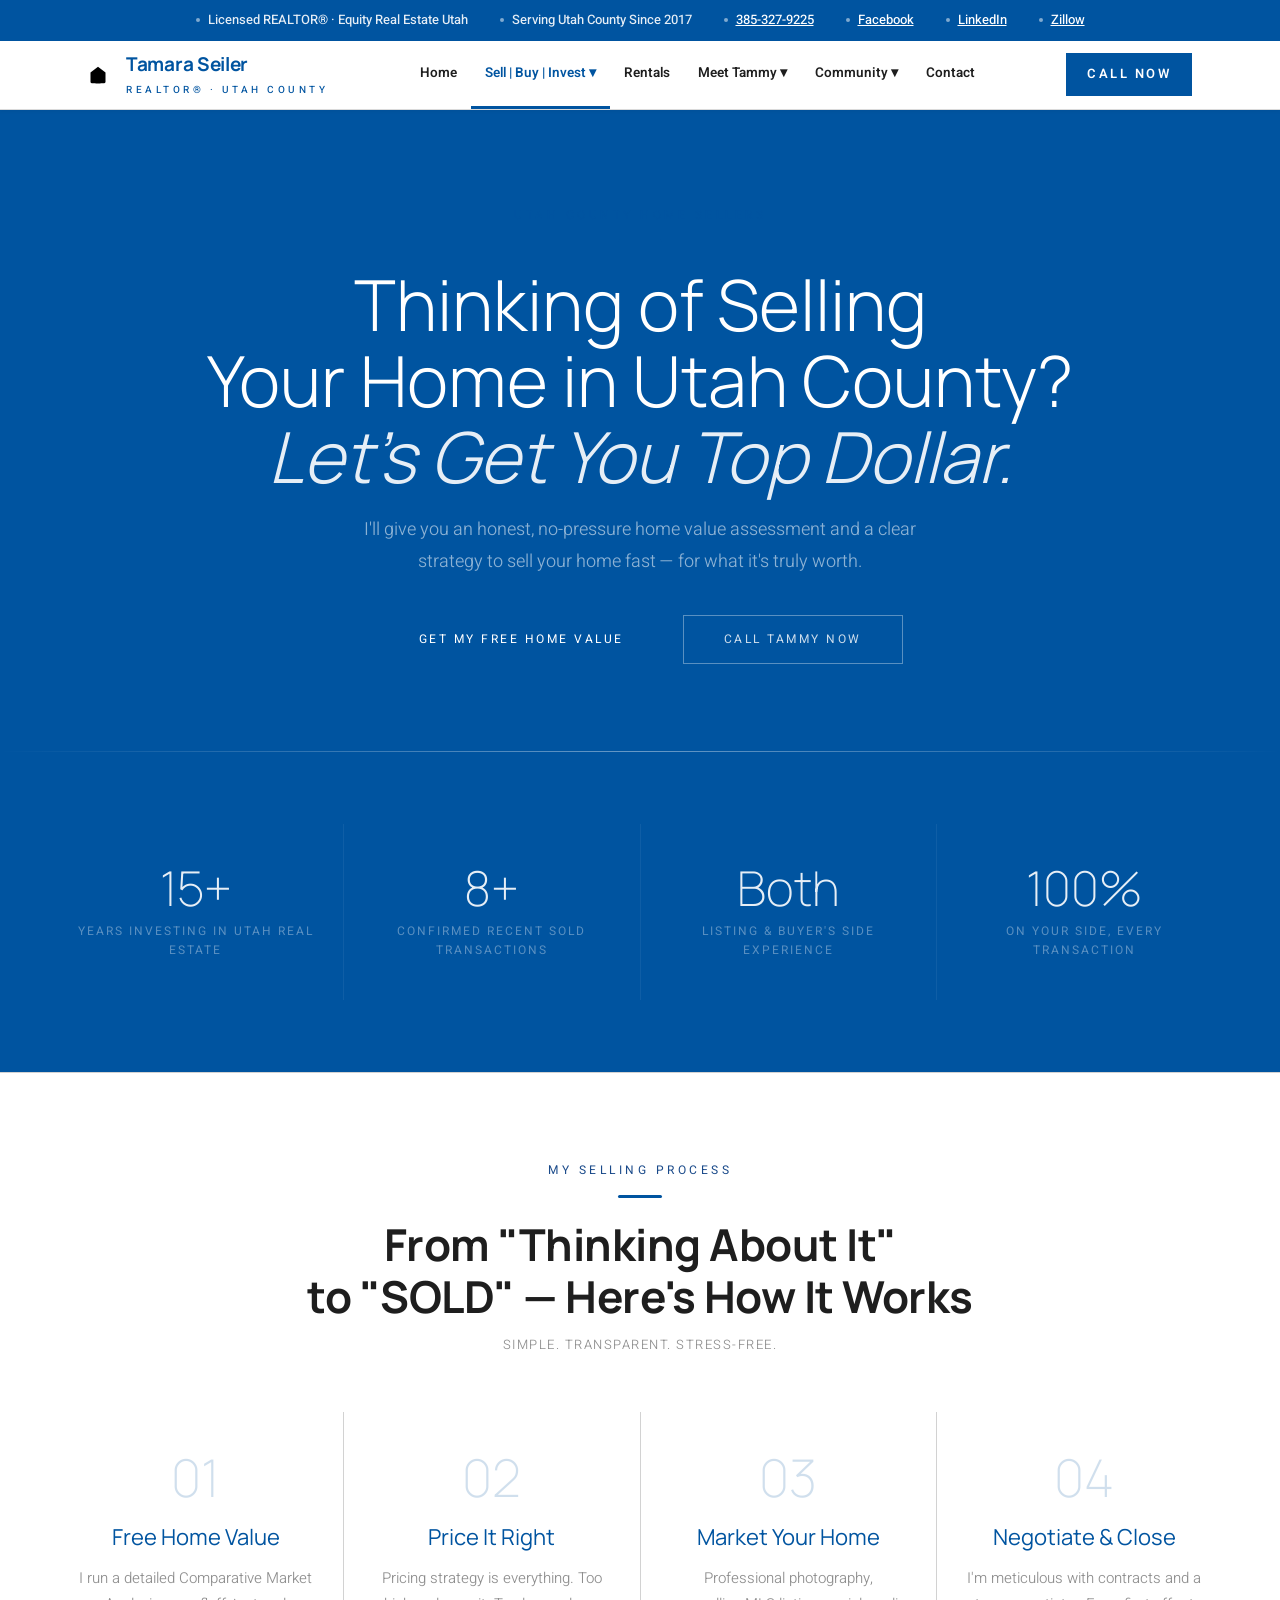
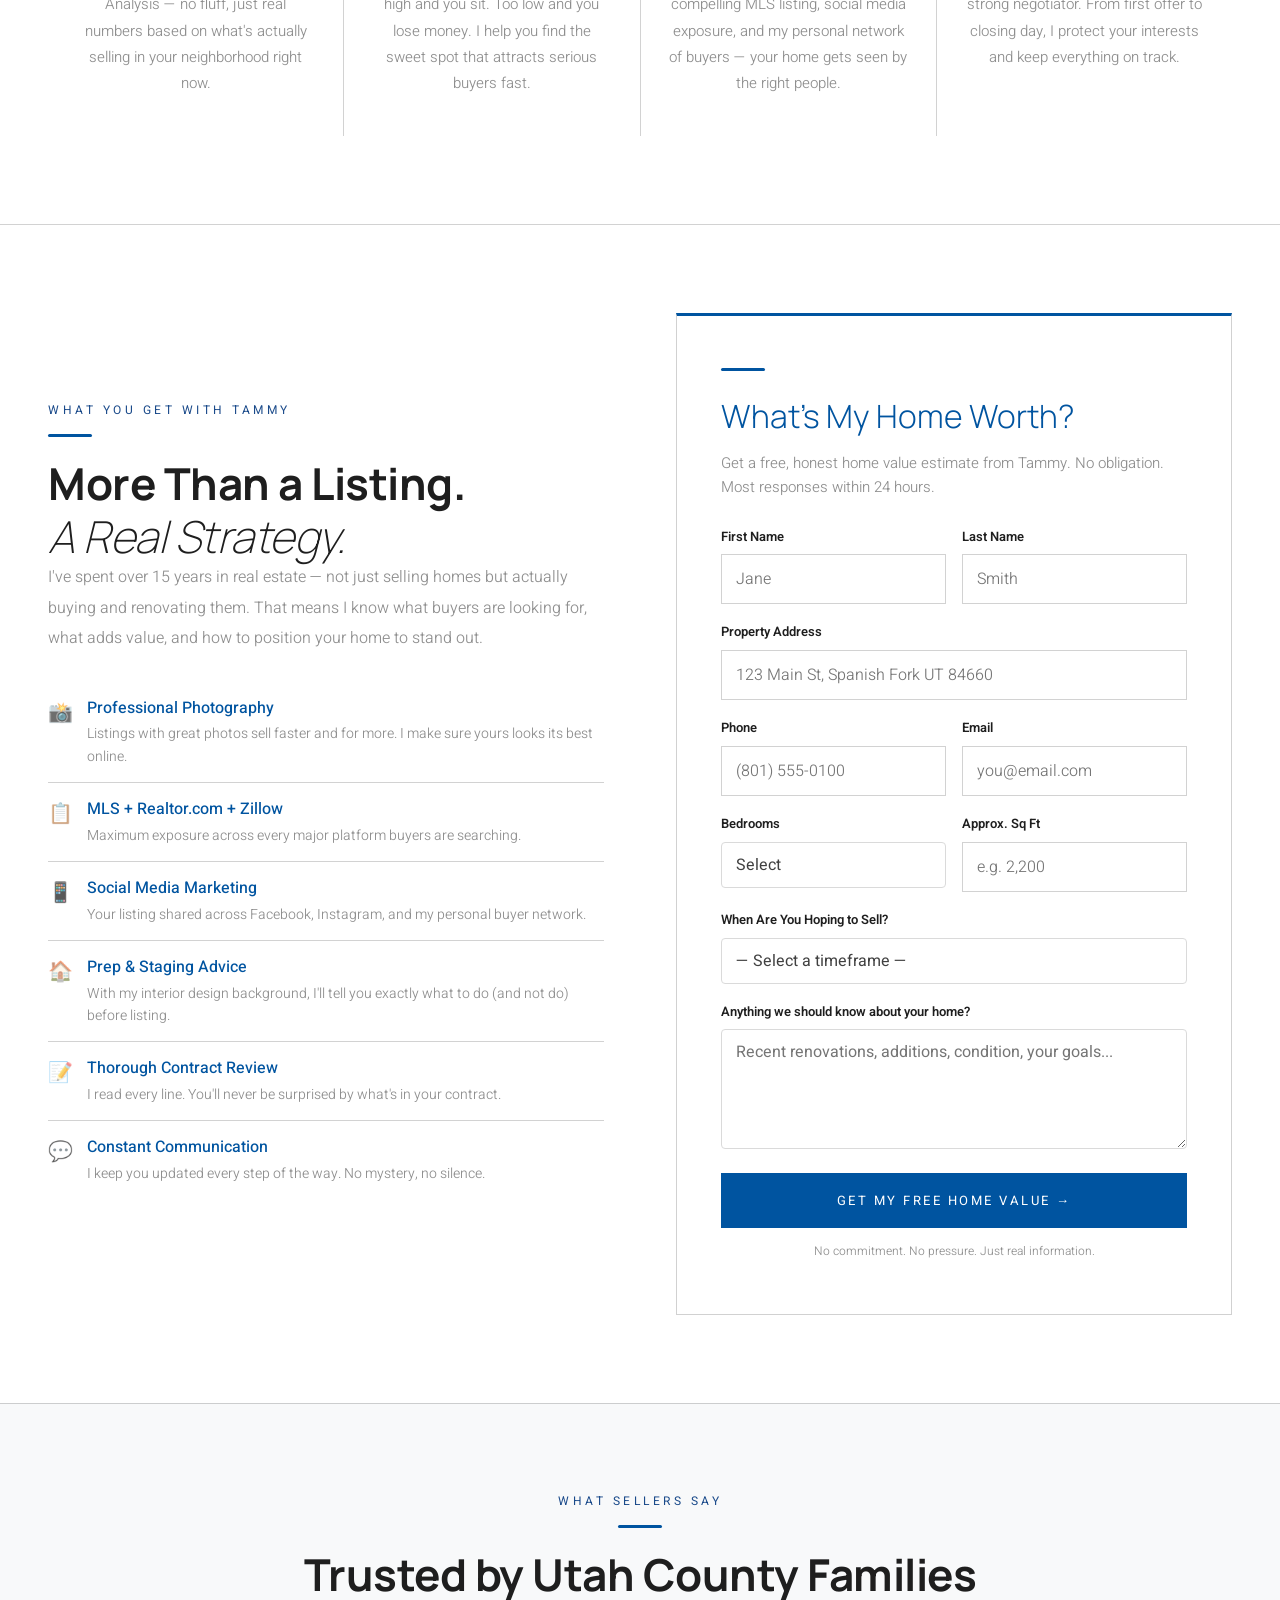
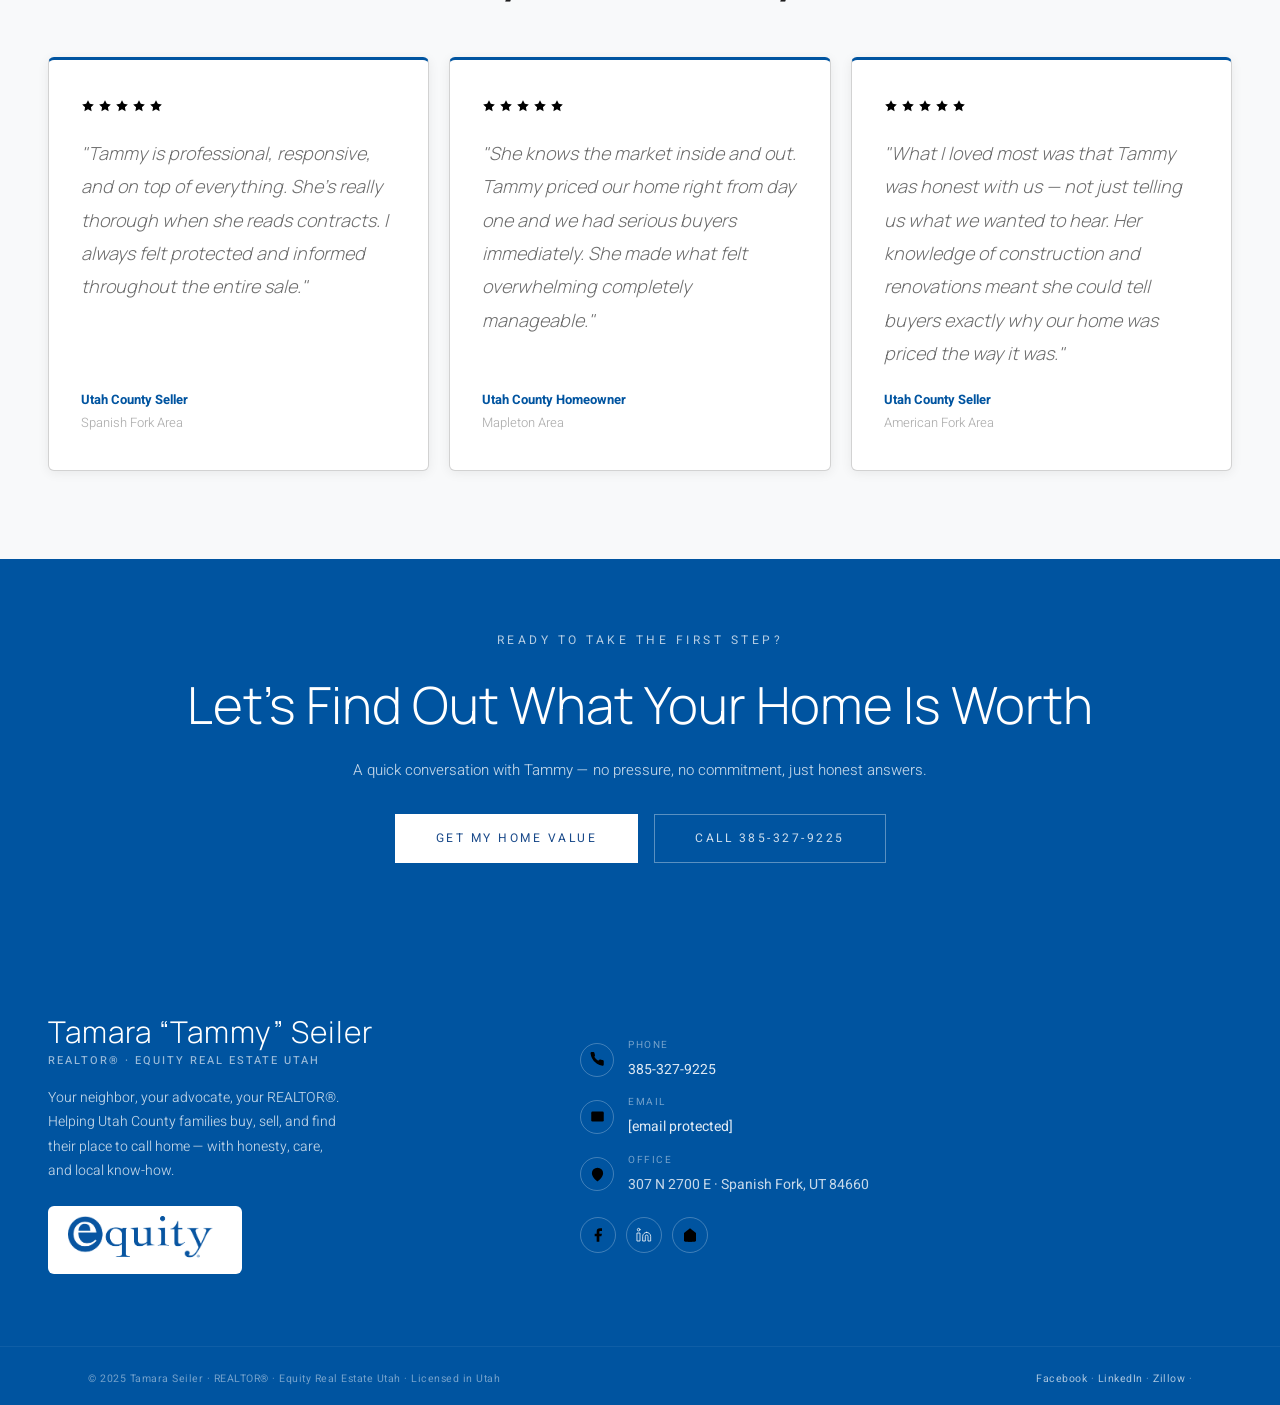
<file: seller.html>
<!DOCTYPE html>
<html lang="en">
<head>
  <meta charset="UTF-8"/>
  <meta name="viewport" content="width=device-width, initial-scale=1.0"/>
  <title>Sell Your Home in Utah County | Tamara Seiler REALTOR® | Free Home Value</title>
  <meta name="description" content="Thinking of selling your home in Spanish Fork, Mapleton, or Utah County? Tamara Seiler offers a free home value estimate and expert local marketing. Call 385-327-9225."/>
  <meta name="keywords" content="sell my home Utah County, Spanish Fork home value, list my home Mapleton Utah, realtor sell house Utah, free home value estimate Utah"/>
  <link rel="stylesheet" href="style.css"/>
  <style>
    .seller-hero {
      background: var(--equity-blue);
      padding: 96px var(--gutter) 88px;
      text-align: center;
      position: relative;
      overflow: hidden;
    }
    .seller-hero::before {
      content: '';
      position: absolute;
      bottom: 0; left: 0; right: 0;
      height: 1px;
      background: linear-gradient(to right, transparent, rgba(255,255,255,0.4), transparent);
    }
    .seller-hero h1 {
      font-family: var(--serif);
      font-size: clamp(40px, 5.5vw, 72px);
      font-weight: 300;
      color: #fff;
      line-height: 1.08;
      margin-bottom: 20px;
    }
    .seller-hero h1 em { font-style: italic; color: rgba(255,255,255,0.9); }
    .seller-hero p {
      font-size: 18px;
      color: rgba(255,255,255,.55);
      max-width: 580px;
      margin: 0 auto 36px;
      font-weight: 300;
      line-height: 1.8;
    }
    .process-section { background: var(--linen-lt); padding: 88px var(--gutter); border-top: 1px solid var(--border); }
    .process-inner { max-width: var(--max); margin: 0 auto; }
    .process-steps { display: grid; grid-template-columns: repeat(4, 1fr); gap: 1px; background: var(--border); margin-top: 56px; }
    .process-step { background: var(--white); padding: 40px 28px; text-align: center; }
    .process-num { font-family: var(--serif); font-size: 52px; font-weight: 200; color: var(--equity-blue); line-height: 1; margin-bottom: 16px; }
    .process-step h3 { font-family: var(--serif); font-size: 22px; font-weight: 400; color: var(--ink); margin-bottom: 10px; }
    .process-step p { font-size: 15px; color: var(--stone); line-height: 1.75; font-weight: 300; }
    .marketing-section { background: var(--white); padding: 88px var(--gutter); border-top: 1px solid var(--border); }
    .marketing-inner { max-width: var(--max); margin: 0 auto; display: grid; grid-template-columns: 1fr 1fr; gap: 72px; align-items: center; }
    .marketing-list { list-style: none; margin: 28px 0; }
    .marketing-list li { display: flex; align-items: flex-start; gap: 14px; padding: 14px 0; border-bottom: 1px solid var(--border); font-size: 16px; color: var(--text-mid); font-weight: 300; }
    .marketing-list li:last-child { border-bottom: none; }
    .marketing-list .ml-icon { font-size: 20px; flex-shrink: 0; margin-top: 1px; }
    .marketing-list .ml-text h4 { font-size: 16px; font-weight: 500; color: var(--ink); margin-bottom: 2px; }
    .marketing-list .ml-text p { font-size: 14px; color: var(--stone); font-weight: 300; margin-bottom: 0; }
    .form-hero-card { background: var(--linen-lt); border: 1px solid var(--border); border-top: 3px solid var(--gold); padding: 52px 44px; }
    .market-stats { background: var(--equity-blue); padding: 72px var(--gutter); }
    .market-stats-inner { max-width: var(--max); margin: 0 auto; display: grid; grid-template-columns: repeat(4, 1fr); gap: 1px; background: rgba(255,255,255,0.06); }
    .ms-item { background: var(--equity-blue); padding: 40px 24px; text-align: center; }
    .ms-num { font-family: var(--serif); font-size: 48px; font-weight: 200; color: rgba(255,255,255,0.9); line-height: 1; margin-bottom: 10px; }
    .ms-label { font-size: 12px; letter-spacing: 2px; text-transform: uppercase; color: rgba(255,255,255,.35); font-weight: 400; }
    @media (max-width: 960px) {
      .process-steps { grid-template-columns: 1fr 1fr; }
      .marketing-inner { grid-template-columns: 1fr; }
      .market-stats-inner { grid-template-columns: 1fr 1fr; }
      .market-stats .ms-item { border-bottom: 1px solid rgba(255,255,255,.06); }
    }
    @media (max-width: 640px) {
      .process-steps { grid-template-columns: 1fr; }
      .form-hero-card { padding: 32px 24px; }
      .market-stats-inner { grid-template-columns: 1fr; }
    }
  </style>
  <meta property="og:image" content="https://www.tammyseiler.com/img/tammypic.png"/>
</head>
<body>

    <div class="trust-bar">
        <div class="tb-item"><span class="tb-dot"></span><span>Licensed REALTOR&reg; &middot; Equity Real Estate Utah</span></div>
        <div class="tb-item"><span class="tb-dot"></span><span>Serving Utah County Since 2017</span></div>
        <div class="tb-item"><span class="tb-dot"></span><a href="tel:3853279225">385-327-9225</a></div>
        <div class="tb-item"><span class="tb-dot"></span><a href="https://www.facebook.com/tamara.utah.homes/" target="_blank" rel="noopener">Facebook</a></div>
        <div class="tb-item"><span class="tb-dot"></span><a href="https://www.linkedin.com/in/tammy-seiler" target="_blank" rel="noopener">LinkedIn</a></div>
        <div class="tb-item"><span class="tb-dot"></span><a href="https://www.zillow.com/profile/Tammys-Realty" target="_blank" rel="noopener">Zillow</a></div>
    </div>
    </div>

    <header>
        <div class="nav-inner">
            <a class="nav-brand" href="index.html">
                <span style="color:var(--equity-blue);display:flex;align-items:center;flex-shrink:0;"><svg width="20" height="20" viewBox="0 0 24 24"><path d="M3 9l9-7 9 7v11a2 2 0 01-2 2H5a2 2 0 01-2-2z" /><polyline points="9 22 9 12 15 12 15 22" /></svg></span>
                <div style="margin-left:8px;"><span class="brand-name">Tamara Seiler</span><span class="brand-sub">REALTOR&reg; &middot; Utah County</span></div>
            </a>
            <ul class="nav-links">
                <li><a href="index.html">Home</a></li>
                <li class="has-dropdown"><a href="buy-sell-invest.html" class="active">Sell | Buy | Invest &#9662;</a><div class="dropdown"><a href="buy-sell-invest.html#sell">Sell Your Home</a><a href="buy-sell-invest.html#buy">Buy a Home</a><a href="buy-sell-invest.html#invest">Invest</a><a href="featured-listings.html">Current Listings</a></div></li>
                <li><a href="rentals.html">Rentals</a></li>
                <li class="has-dropdown"><a href="about.html">Meet Tammy &#9662;</a><div class="dropdown"><a href="about.html">About Tammy</a><a href="client-testimonials.html">Client Reviews</a></div></li>
                <li class="has-dropdown"><a href="community.html">Community &#9662;</a><div class="dropdown"><a href="community.html#spanish-fork">Spanish Fork</a><a href="community.html#mapleton">Mapleton</a><a href="community.html#springville">Springville</a></div></li>
                <li><a href="contact.html">Contact</a></li>
            </ul>
            <div class="nav-right"><a href="tel:3853279225" class="btn btn-gold" style="padding:10px 20px;font-size:13px;font-weight:600;white-space:nowrap;">Call Now</a></div>
            <button class="hamburger" aria-label="Menu"><span></span><span></span><span></span></button>
        </div>
    </header>

    <!-- SELLER HERO -->
    <section class="seller-hero" aria-label="Sell your home">
        <span class="eyebrow" style="color:var(--gold);">Utah County Home Sellers</span>
        <div class="gold-rule center" style="margin-bottom:24px;"></div>
        <h1>Thinking of Selling<br />Your Home in Utah County?<br /><em>Let's Get You Top Dollar.</em></h1>
        <p>I'll give you an honest, no-pressure home value assessment and a clear strategy to sell your home fast — for what it's truly worth.</p>
        <a href="#seller-form" class="btn btn-gold" style="margin-right:14px;">Get My Free Home Value</a>
        <a href="tel:3853279225" class="btn btn-outline-light">Call Tammy Now</a>
    </section>

    <!-- MARKET STATS -->
    <div class="market-stats" aria-label="Utah County market snapshot">
        <div class="market-stats-inner">
            <div class="ms-item"><div class="ms-num">15+</div><div class="ms-label">Years Investing in Utah Real Estate</div></div>
            <div class="ms-item"><div class="ms-num">8+</div><div class="ms-label">Confirmed Recent Sold Transactions</div></div>
            <div class="ms-item"><div class="ms-num">Both</div><div class="ms-label">Listing &amp; Buyer's Side Experience</div></div>
            <div class="ms-item"><div class="ms-num">100%</div><div class="ms-label">On Your Side, Every Transaction</div></div>
        </div>
    </div>

    <!-- PROCESS STEPS -->
    <section class="process-section" aria-label="Selling process">
        <div class="process-inner">
            <div class="text-center">
                <span class="eyebrow">My Selling Process</span>
                <div class="gold-rule center"></div>
                <h2 class="section-title">From "Thinking About It"<br />to "SOLD" — Here's How It Works</h2>
                <p class="section-sub">Simple. Transparent. Stress-free.</p>
            </div>
            <div class="process-steps">
                <div class="process-step">
                    <div class="process-num">01</div>
                    <h3>Free Home Value</h3>
                    <p>I run a detailed Comparative Market Analysis — no fluff, just real numbers based on what's actually selling in your neighborhood right now.</p>
                </div>
                <div class="process-step">
                    <div class="process-num">02</div>
                    <h3>Price It Right</h3>
                    <p>Pricing strategy is everything. Too high and you sit. Too low and you lose money. I help you find the sweet spot that attracts serious buyers fast.</p>
                </div>
                <div class="process-step">
                    <div class="process-num">03</div>
                    <h3>Market Your Home</h3>
                    <p>Professional photography, compelling MLS listing, social media exposure, and my personal network of buyers — your home gets seen by the right people.</p>
                </div>
                <div class="process-step">
                    <div class="process-num">04</div>
                    <h3>Negotiate &amp; Close</h3>
                    <p>I'm meticulous with contracts and a strong negotiator. From first offer to closing day, I protect your interests and keep everything on track.</p>
                </div>
            </div>
        </div>
    </section>

    <!-- MARKETING + FORM -->
    <section class="marketing-section" aria-label="Why sell with Tammy">
        <div class="marketing-inner">
            <div>
                <span class="eyebrow">What You Get With Tammy</span>
                <div class="gold-rule"></div>
                <h2 class="section-title">More Than a Listing.<br /><em>A Real Strategy.</em></h2>
                <p style="font-size:16px;color:var(--text-lt);line-height:1.9;font-weight:300;margin-bottom:8px;">
                    I've spent over 15 years in real estate — not just selling homes but actually buying and renovating them. That means I know what buyers are looking for, what adds value, and how to position your home to stand out.
                </p>
                <ul class="marketing-list">
                    <li><span class="ml-icon">📸</span><div class="ml-text"><h4>Professional Photography</h4><p>Listings with great photos sell faster and for more. I make sure yours looks its best online.</p></div></li>
                    <li><span class="ml-icon">📋</span><div class="ml-text"><h4>MLS + Realtor.com + Zillow</h4><p>Maximum exposure across every major platform buyers are searching.</p></div></li>
                    <li><span class="ml-icon">📱</span><div class="ml-text"><h4>Social Media Marketing</h4><p>Your listing shared across Facebook, Instagram, and my personal buyer network.</p></div></li>
                    <li><span class="ml-icon">🏠</span><div class="ml-text"><h4>Prep &amp; Staging Advice</h4><p>With my interior design background, I'll tell you exactly what to do (and not do) before listing.</p></div></li>
                    <li><span class="ml-icon">📝</span><div class="ml-text"><h4>Thorough Contract Review</h4><p>I read every line. You'll never be surprised by what's in your contract.</p></div></li>
                    <li><span class="ml-icon">💬</span><div class="ml-text"><h4>Constant Communication</h4><p>I keep you updated every step of the way. No mystery, no silence.</p></div></li>
                </ul>
            </div>

            <!-- SELLER LEAD FORM -->
            <div class="form-hero-card" id="seller-form">
                <div class="gold-rule"></div>
                <h3 style="font-family:var(--serif);font-size:32px;font-weight:300;color:var(--ink);margin-bottom:8px;">What's My Home Worth?</h3>
                <p style="font-size:15px;color:var(--stone);margin-bottom:28px;font-weight:300;">Get a free, honest home value estimate from Tammy. No obligation. Most responses within 24 hours.</p>
                <form data-form="seller-value" id="sellerValueForm">
                    <div class="form-2col">
                        <div class="input-group"><label class="input-label">First Name</label><input class="input-field" type="text" name="firstName" placeholder="Jane" required /></div>
                        <div class="input-group"><label class="input-label">Last Name</label><input class="input-field" type="text" name="lastName" placeholder="Smith" required /></div>
                    </div>
                    <div class="input-group"><label class="input-label">Property Address</label><input class="input-field" type="text" name="address" placeholder="123 Main St, Spanish Fork UT 84660" required /></div>
                    <div class="form-2col">
                        <div class="input-group"><label class="input-label">Phone</label><input class="input-field" type="tel" name="phone" placeholder="(801) 555-0100" /></div>
                        <div class="input-group"><label class="input-label">Email</label><input class="input-field" type="email" name="email" placeholder="you@email.com" required /></div>
                    </div>
                    <div class="form-2col">
                        <div class="input-group">
                            <label class="input-label">Bedrooms</label>
                            <select class="input-field" name="beds">
                                <option value="">Select</option>
                                <option>1</option>
                                <option>2</option>
                                <option>3</option>
                                <option>4</option>
                                <option>5+</option>
                            </select>
                        </div>
                        <div class="input-group">
                            <label class="input-label">Approx. Sq Ft</label>
                            <input class="input-field" type="text" name="sqft" placeholder="e.g. 2,200" />
                        </div>
                    </div>
                    <div class="input-group">
                        <label class="input-label">When Are You Hoping to Sell?</label>
                        <select class="input-field" name="timeline">
                            <option value="">— Select a timeframe —</option>
                            <option>As soon as possible</option>
                            <option>Within 3–6 months</option>
                            <option>Later this year</option>
                            <option>Just curious about value</option>
                        </select>
                    </div>
                    <div class="input-group" style="margin-bottom:24px;">
                        <label class="input-label">Anything we should know about your home?</label>
                        <textarea class="input-field" name="notes" rows="3" placeholder="Recent renovations, additions, condition, your goals..."></textarea>
                    </div>
                    <button type="submit" class="btn btn-gold" style="width:100%;display:block;text-align:center;padding:17px;font-size:13px;">
                        Get My Free Home Value →
                    </button>
                    <div class="form-success" id="sellerValueSuccess">
                        Thank you! Tammy will review your property details and reach out within 24 hours with your free home value estimate.
                    </div>
                    <p style="font-size:12px;color:var(--stone);text-align:center;margin-top:14px;font-weight:300;">No commitment. No pressure. Just real information.</p>
                </form>
            </div>
        </div>
    </section>

    <!-- TESTIMONIALS -->
    <section class="testimonials-v5" style="background:var(--linen);" aria-label="Seller testimonials">
        <div class="testimonials-v5-inner">
            <div class="text-center">
                <span class="eyebrow">What Sellers Say</span>
                <div class="gold-rule center"></div>
                <h2 class="section-title">Trusted by Utah County Families</h2>
            </div>
            <div class="testimonials-v5-grid">
                <div class="tcard">
                    <div class="tcard-stars"><span style="display:inline-flex;gap:3px;color:var(--equity-blue);"><svg width="14" height="14" viewBox="0 0 24 24"><polygon points="12 2 15.09 8.26 22 9.27 17 14.14 18.18 21.02 12 17.77 5.82 21.02 7 14.14 2 9.27 8.91 8.26 12 2" /></svg> <svg width="14" height="14" viewBox="0 0 24 24"><polygon points="12 2 15.09 8.26 22 9.27 17 14.14 18.18 21.02 12 17.77 5.82 21.02 7 14.14 2 9.27 8.91 8.26 12 2" /></svg> <svg width="14" height="14" viewBox="0 0 24 24"><polygon points="12 2 15.09 8.26 22 9.27 17 14.14 18.18 21.02 12 17.77 5.82 21.02 7 14.14 2 9.27 8.91 8.26 12 2" /></svg> <svg width="14" height="14" viewBox="0 0 24 24"><polygon points="12 2 15.09 8.26 22 9.27 17 14.14 18.18 21.02 12 17.77 5.82 21.02 7 14.14 2 9.27 8.91 8.26 12 2" /></svg> <svg width="14" height="14" viewBox="0 0 24 24"><polygon points="12 2 15.09 8.26 22 9.27 17 14.14 18.18 21.02 12 17.77 5.82 21.02 7 14.14 2 9.27 8.91 8.26 12 2" /></svg></span></div>
                    <div class="tcard-text">"Tammy is professional, responsive, and on top of everything. She's really thorough when she reads contracts. I always felt protected and informed throughout the entire sale."</div>
                    <div class="tcard-author">Utah County Seller</div>
                    <div class="tcard-detail">Spanish Fork Area</div>
                </div>
                <div class="tcard">
                    <div class="tcard-stars"><span style="display:inline-flex;gap:3px;color:var(--equity-blue);"><svg width="14" height="14" viewBox="0 0 24 24"><polygon points="12 2 15.09 8.26 22 9.27 17 14.14 18.18 21.02 12 17.77 5.82 21.02 7 14.14 2 9.27 8.91 8.26 12 2" /></svg> <svg width="14" height="14" viewBox="0 0 24 24"><polygon points="12 2 15.09 8.26 22 9.27 17 14.14 18.18 21.02 12 17.77 5.82 21.02 7 14.14 2 9.27 8.91 8.26 12 2" /></svg> <svg width="14" height="14" viewBox="0 0 24 24"><polygon points="12 2 15.09 8.26 22 9.27 17 14.14 18.18 21.02 12 17.77 5.82 21.02 7 14.14 2 9.27 8.91 8.26 12 2" /></svg> <svg width="14" height="14" viewBox="0 0 24 24"><polygon points="12 2 15.09 8.26 22 9.27 17 14.14 18.18 21.02 12 17.77 5.82 21.02 7 14.14 2 9.27 8.91 8.26 12 2" /></svg> <svg width="14" height="14" viewBox="0 0 24 24"><polygon points="12 2 15.09 8.26 22 9.27 17 14.14 18.18 21.02 12 17.77 5.82 21.02 7 14.14 2 9.27 8.91 8.26 12 2" /></svg></span></div>
                    <div class="tcard-text">"She knows the market inside and out. Tammy priced our home right from day one and we had serious buyers immediately. She made what felt overwhelming completely manageable."</div>
                    <div class="tcard-author">Utah County Homeowner</div>
                    <div class="tcard-detail">Mapleton Area</div>
                </div>
                <div class="tcard">
                    <div class="tcard-stars"><span style="display:inline-flex;gap:3px;color:var(--equity-blue);"><svg width="14" height="14" viewBox="0 0 24 24"><polygon points="12 2 15.09 8.26 22 9.27 17 14.14 18.18 21.02 12 17.77 5.82 21.02 7 14.14 2 9.27 8.91 8.26 12 2" /></svg> <svg width="14" height="14" viewBox="0 0 24 24"><polygon points="12 2 15.09 8.26 22 9.27 17 14.14 18.18 21.02 12 17.77 5.82 21.02 7 14.14 2 9.27 8.91 8.26 12 2" /></svg> <svg width="14" height="14" viewBox="0 0 24 24"><polygon points="12 2 15.09 8.26 22 9.27 17 14.14 18.18 21.02 12 17.77 5.82 21.02 7 14.14 2 9.27 8.91 8.26 12 2" /></svg> <svg width="14" height="14" viewBox="0 0 24 24"><polygon points="12 2 15.09 8.26 22 9.27 17 14.14 18.18 21.02 12 17.77 5.82 21.02 7 14.14 2 9.27 8.91 8.26 12 2" /></svg> <svg width="14" height="14" viewBox="0 0 24 24"><polygon points="12 2 15.09 8.26 22 9.27 17 14.14 18.18 21.02 12 17.77 5.82 21.02 7 14.14 2 9.27 8.91 8.26 12 2" /></svg></span></div>
                    <div class="tcard-text">"What I loved most was that Tammy was honest with us — not just telling us what we wanted to hear. Her knowledge of construction and renovations meant she could tell buyers exactly why our home was priced the way it was."</div>
                    <div class="tcard-author">Utah County Seller</div>
                    <div class="tcard-detail">American Fork Area</div>
                </div>
            </div>
        </div>
    </section>

    <!-- CTA -->
    <div class="cta-gold-band" aria-label="Call to action">
        <span class="eyebrow" style="color:rgba(255,255,255,0.7);">Ready to Take the First Step?</span>
        <h2>Let's Find Out What Your Home Is Worth</h2>
        <p>A quick conversation with Tammy — no pressure, no commitment, just honest answers.</p>
        <a href="#seller-form" class="btn btn-white" style="margin-right:12px;">Get My Home Value</a>
        <a href="tel:3853279225" class="btn btn-outline-light">Call 385-327-9225</a>
    </div>

    <!-- FOOTER -->

    <footer>
        <div class="footer-top">
            <div class="footer-brand" style="width:400px">
                <div class="name">Tamara &ldquo;Tammy&rdquo; Seiler</div>
                <div class="title">REALTOR&reg; &middot; Equity Real Estate Utah</div>
                <p>Your neighbor, your advocate, your REALTOR&reg;. Helping Utah County families buy, sell, and find their place to call home &mdash; with honesty, care, and local know-how.</p>
                <div style="margin-top:22px;display:inline-block;background:#ffffff;padding:10px 20px;border-radius:6px;">
                    <img src="img/equity-logo.png" alt="Equity Real Estate" style="height:48px;width:auto;display:block;" />
                </div>
            </div>
            <div class="footer-brand">
                <div style="margin-top:22px;display:flex;flex-direction:column;gap:12px;">
                    <div style="display:flex;align-items:center;gap:14px;"><span style="width:34px;height:34px;border:1px solid rgba(255,255,255,0.25);border-radius:50%;display:flex;align-items:center;justify-content:center;color:rgba(255,255,255,0.75);flex-shrink:0;"><svg width="15" height="15" viewBox="0 0 24 24"><path d="M22 16.92v3a2 2 0 01-2.18 2 19.79 19.79 0 01-8.63-3.07A19.5 19.5 0 013.07 9.5 19.79 19.79 0 01.86 2.18 2 2 0 012.18 0h3a2 2 0 012 1.72 12.84 12.84 0 00.7 2.81 2 2 0 01-.45 2.11L7.09 7.91a16 16 0 006 6l1.27-1.27a2 2 0 012.11-.45 12.84 12.84 0 002.81.7A2 2 0 0122 14.92v2.02z" /></svg></span><div><span style="display:block;font-size:10px;letter-spacing:1.5px;text-transform:uppercase;color:rgba(255,255,255,0.45);margin-bottom:2px;">Phone</span><a href="tel:3853279225" style="color:rgba(255,255,255,0.88);font-size:14px;">385-327-9225</a></div></div>
                    <div style="display:flex;align-items:center;gap:14px;"><span style="width:34px;height:34px;border:1px solid rgba(255,255,255,0.25);border-radius:50%;display:flex;align-items:center;justify-content:center;color:rgba(255,255,255,0.75);flex-shrink:0;"><svg width="15" height="15" viewBox="0 0 24 24"><rect x="2" y="4" width="20" height="16" rx="2" /><path d="M2 7l10 7L22 7" /></svg></span><div><span style="display:block;font-size:10px;letter-spacing:1.5px;text-transform:uppercase;color:rgba(255,255,255,0.45);margin-bottom:2px;">Email</span><a href="/cdn-cgi/l/email-protection#e99d88848490a99d888484909a8c80858c9bc78a8684" style="color:rgba(255,255,255,0.88);font-size:14px;"><span class="__cf_email__" data-cfemail="e296838f8f9ba296838f8f9b91878b8e8790cc818d8f">[email&#160;protected]</span></a></div></div>
                    <div style="display:flex;align-items:center;gap:14px;"><span style="width:34px;height:34px;border:1px solid rgba(255,255,255,0.25);border-radius:50%;display:flex;align-items:center;justify-content:center;color:rgba(255,255,255,0.75);flex-shrink:0;"><svg width="15" height="15" viewBox="0 0 24 24"><path d="M21 10c0 7-9 13-9 13s-9-6-9-13a9 9 0 0118 0z" /><circle cx="12" cy="10" r="3" /></svg></span><div><span style="display:block;font-size:10px;letter-spacing:1.5px;text-transform:uppercase;color:rgba(255,255,255,0.45);margin-bottom:2px;">Office</span><span style="color:rgba(255,255,255,0.78);font-size:14px;">307 N 2700 E &middot; Spanish Fork, UT 84660</span></div></div>
                </div>
                <div style="margin-top:20px;display:flex;gap:10px;align-items:center;flex-wrap:wrap;">
                    <a href="https://www.facebook.com/tamara.utah.homes/" target="_blank" rel="noopener" style="width:36px;height:36px;border:1px solid rgba(255,255,255,0.25);border-radius:50%;display:flex;align-items:center;justify-content:center;color:rgba(255,255,255,0.78);transition:all .2s;" title="Facebook"><svg width="16" height="16" viewBox="0 0 24 24"><path d="M18 2h-3a5 5 0 00-5 5v3H7v4h3v8h4v-8h3l1-4h-4V7a1 1 0 011-1h3z" /></svg></a>
                    <a href="https://www.linkedin.com/in/tammy-seiler" target="_blank" rel="noopener" style="width:36px;height:36px;border:1px solid rgba(255,255,255,0.25);border-radius:50%;display:flex;align-items:center;justify-content:center;color:rgba(255,255,255,0.78);transition:all .2s;" title="LinkedIn"><svg width="16" height="16" viewBox="0 0 24 24" fill="none" stroke="currentColor" stroke-width="1.5" stroke-linecap="round" stroke-linejoin="round"><path d="M16 8a6 6 0 016 6v7h-4v-7a2 2 0 00-2-2 2 2 0 00-2 2v7h-4v-7a6 6 0 016-6z" /><rect x="2" y="9" width="4" height="12" /><circle cx="4" cy="4" r="2" /></svg></a>
                    <a href="https://www.zillow.com/profile/Tammys-Realty" target="_blank" rel="noopener" style="width:36px;height:36px;border:1px solid rgba(255,255,255,0.25);border-radius:50%;display:flex;align-items:center;justify-content:center;color:rgba(255,255,255,0.78);transition:all .2s;" title="Zillow"><svg width="16" height="16" viewBox="0 0 24 24"><path d="M3 9l9-7 9 7v11a2 2 0 01-2 2H5a2 2 0 01-2-2z" /><polyline points="9 22 9 12 15 12 15 22" /></svg></a>
                </div>
            </div>
        </div>
        <div class="footer-bottom">
            <span>&copy; 2025 Tamara Seiler &middot; REALTOR&reg; &middot; Equity Real Estate Utah &middot; Licensed in Utah</span>
            <span>
                <a href="https://www.facebook.com/tamara.utah.homes/" target="_blank" rel="noopener">Facebook</a> &middot;
                <a href="https://www.linkedin.com/in/tammy-seiler" target="_blank" rel="noopener">LinkedIn</a> &middot;
                <a href="https://www.zillow.com/profile/Tammys-Realty" target="_blank" rel="noopener">Zillow</a> &middot;
</file>
<file: style.css>
/* ================================================================
   TAMARA SEILER · REALTOR® — ULTRA LUXURY REDESIGN
   Inspired by: warm linen background, oversized gold Cormorant
   display type, clean white nav, editorial 4-panel grid, ink dark
   sections with champagne gold accents.
   ================================================================ */

@import url('https://fonts.googleapis.com/css2?family=Manrope:wght@400;500;600;700;800&family=Heebo:wght@300;400;500;600;700&display=swap');

/* ── TOKENS ─────────────────────────────────────────────────── */
:root {
  /* ================================================================
     EQUITY REAL ESTATE® BRAND SYSTEM — exact match
     Primary:  #0054A0  (Equity Blue)
     Accent:   #2A5CA0  (deeper blue for bands)
     Fonts:    Manrope (headings) + Heebo (body)
     ================================================================ */

  /* Core Colors */
  --equity-blue:   #0054A0;   /* Primary brand blue — buttons, links, accents */
  --equity-blue2:  #2a5ca0;   /* Darker blue — band backgrounds               */
  --equity-blue3:  #1a4a8a;   /* Deepest blue — hover states                  */
  --blue-pale:     #e8f0fb;   /* Very light blue wash                          */
  --blue-mid:      #cddaf5;   /* Light blue for badges/tags                    */

  /* Neutrals — Equity uses white bg, light grey sections */
  --white:         #ffffff;
  --body-bg:       #ffffff;   /* Page background — pure white                  */
  --light-bg:      #f8f9fa;   /* Alternate section background (Bootstrap light) */
  --light-bg2:     #f0f4f8;   /* Slightly cooler light section                 */
  --muted-bg:      rgba(218, 218, 218, 0.46); /* Equity's muted section bg    */

  /* Text */
  --text:          rgba(30, 30, 30, 0.85);  /* Equity body text               */
  --text-dark:     #1e1e1e;                 /* Full dark                       */
  --text-mid:      rgba(30, 30, 30, 0.65);  /* Secondary text                  */
  --text-lt:       rgba(30, 30, 30, 0.5);   /* Caption / muted                 */
  --text-white:    #ffffff;
  --text-white-muted: rgba(255,255,255,0.82);

  /* Borders */
  --border:        rgba(0, 0, 0, 0.176);   /* Equity card border               */
  --border-light:  rgba(218, 218, 218, 1); /* Navbar/divider                   */
  --border-blue:   rgba(0, 84, 160, 0.25); /* Blue-tinted border               */

  /* Cards */
  --card-bg:       #ffffff;
  --card-radius:   6px;
  --card-border:   1px solid rgba(0, 0, 0, 0.176);
  --card-shadow:   0 2px 12px rgba(0,0,0,0.07);
  --card-shadow-hover: 0 8px 28px rgba(0, 84, 160, 0.14);

  /* Buttons */
  --btn-radius:    4px;
  --btn-padding:   11px 20px;

  /* Legacy aliases (keep so existing CSS vars still work) */
  --ink:           #0054A0;   /* was forest green → now Equity blue text       */
  --dark-bg:       #0054A0;   /* was dark green → now Equity blue              */
  --dark-bg2:      #2a5ca0;   /* was dark green2 → now deeper Equity blue      */
  --dark-bg3:      #1a4a8a;   /* was darkest green → now deepest blue          */
  --gold:          #0054A0;   /* was gold → now blue (repurpose all gold)      */
  --gold-lt:       #4d8fd4;   /* was light gold → light blue                  */
  --gold-dk:       #1a4a8a;   /* was deep gold → deep blue                    */
  --gold-pale:     #e8f0fb;   /* was gold wash → light blue wash               */
  --linen:         #f8f9fa;   /* was ivory linen → light grey                  */
  --linen-lt:      #ffffff;   /* was lighter linen → white                     */
  --stone:         rgba(30,30,30,0.5);
  --stone-lt:      rgba(30,30,30,0.35);
  --sage:          #0054A0;
  --sage-lt:       #e8f0fb;
  --rust:          #2a5ca0;
  --sky:           #0054A0;

  /* Typography — EXACT Equity fonts */
  --serif: 'Manrope', 'Helvetica Neue', Arial, sans-serif;   /* Headings     */
  --sans:  'Heebo', 'Helvetica Neue', Arial, sans-serif;     /* Body text    */

  /* Layout */
  --max:    1200px;
  --gutter: 48px;
}

/* ── RESET ───────────────────────────────────────────────────── */
*, *::before, *::after { box-sizing: border-box; margin: 0; padding: 0; }
html { scroll-behavior: smooth; -webkit-font-smoothing: antialiased; text-rendering: optimizeLegibility; }
body { font-family: var(--sans); background: var(--body-bg); color: var(--text); line-height: 1.6; font-size: 17px; font-weight: 400; }
img { max-width: 100%; display: block; }
a { text-decoration: none; color: inherit; }

/* ── TOPBAR ──────────────────────────────────────────────────── */
/* Removed — matches reference (no topbar, clean nav only) */

/* ── NAV ─────────────────────────────────────────────────────── */
header {
  background: var(--white);
  position: sticky;
  top: 41px;
  z-index: 200;
  border-bottom: 1px solid var(--border-light);
  box-shadow: 0 1px 4px rgba(0,0,0,0.06);
}
.nav-inner {
  max-width: var(--max);
  margin: 0 auto;
  display: flex;
  align-items: center;
  justify-content: space-between;
  padding: 0 var(--gutter);
  height: 68px;
}
.nav-brand {
  display: flex;
  align-items: center;
  gap: 10px;
}
.nav-brand .brand-icon {
  color: var(--gold);
  font-size: 26px;
  line-height: 1;
}
.nav-brand .brand-name {
  font-family: var(--serif);
  font-size: 19px;
  font-weight: 700;
  color: var(--equity-blue);
  letter-spacing: -0.3px;
  line-height: 1;
}
.nav-brand .brand-sub {
  font-size: 10px;
  letter-spacing: 3.5px;
  text-transform: uppercase;
  color: var(--equity-blue);
  font-weight: 500;
  margin-top: 3px;
  display: block;
}
.nav-links {
  display: flex;
  list-style: none;
  align-items: center;
  gap: 0;
}
.nav-links li { position: relative; }
.nav-links li > a {
  display: flex;
  align-items: center;
  padding: 0 18px;
  height: 68px;
  font-size: 13.5px;
  font-weight: 600;
  letter-spacing: 0;
  text-transform: none;
  color: var(--text-dark);
  transition: color .2s;
  gap: 4px;
  border-bottom: 3px solid transparent;
}
.nav-links li > a:hover { color: var(--equity-blue); }
.nav-links li > a.active { color: var(--equity-blue); border-bottom: 3px solid var(--equity-blue); }

/* Dropdown */
.has-dropdown:hover .dropdown { display: block; }
.dropdown {
  display: none;
  position: absolute;
  top: 100%;
  left: 0;
  background: var(--white);
  border: 1px solid var(--border);
  min-width: 210px;
  z-index: 300;
  box-shadow: 0 20px 48px rgba(0,0,0,0.08);
}
.dropdown a {
  display: block;
  padding: 13px 20px;
  font-size: 13.5px;
  font-weight: 500;
  letter-spacing: 0;
  text-transform: none;
  color: var(--text-mid);
  border-bottom: 1px solid var(--border-light);
  transition: background .15s, color .15s;
}
.dropdown a:last-child { border-bottom: none; }
.dropdown a:hover { background: var(--gold-pale); color: var(--gold-dk); }

/* Nav right slot */
.nav-right {
  display: flex;
  align-items: center;
  gap: 18px;
}
.nav-tel {
  font-size: 13px;
  letter-spacing: 1px;
  color: var(--stone);
  font-weight: 400;
}

/* Hamburger */
.hamburger {
  display: none;
  background: none;
  border: none;
  cursor: pointer;
  flex-direction: column;
  gap: 5px;
  padding: 4px 0;
}
.hamburger span {
  display: block;
  width: 22px;
  height: 1px;
  background: var(--dark-bg);
  transition: .3s;
}

/* ── HERO ─────────────────────────────────────────────────────── */
/* Reference-style: warm linen background, no photo hero.
   Large centred display type in gold serif, small eyebrow,
   editorial feel — then photo grid below */
.hero-editorial {
  background: var(--linen-lt);
  padding: 100px var(--gutter) 80px;
  text-align: center;
  position: relative;
  overflow: hidden;
}
.hero-editorial::before {
  content: '';
  position: absolute;
  top: 0; left: 0; right: 0;
  height: 1px;
  background: linear-gradient(to right, transparent, var(--gold), transparent);
}
.hero-eyebrow {
  font-size: 12px;
  letter-spacing: 3px;
  text-transform: uppercase;
  color: var(--gold-dk);
  font-weight: 400;
  margin-bottom: 28px;
  display: block;
}
.hero-display {
  font-family: var(--serif);
  font-size: clamp(56px, 9vw, 130px);
  font-weight: 300;
  line-height: 0.95;
  color: var(--gold);
  letter-spacing: -1px;
  margin-bottom: 28px;
  /* subtle text shadow like reference */
  text-shadow: 0 2px 40px rgba(200,169,106,0.15);
}
.hero-display em {
  font-style: italic;
  font-weight: 200;
  color: var(--gold-lt);
}
.hero-tagline {
  font-family: var(--serif);
  font-size: clamp(18px, 2.2vw, 26px);
  font-weight: 300;
  color: var(--text-mid);
  letter-spacing: 2px;
  margin-bottom: 12px;
  font-style: italic;
}
.hero-sub {
  font-size: 13px;
  letter-spacing: 1.5px;
  text-transform: uppercase;
  color: var(--stone);
  font-weight: 300;
  margin-bottom: 44px;
}
.hero-rule {
  width: 44px;
  height: 1px;
  background: var(--gold);
  margin: 0 auto 44px;
}
.hero-cta-row {
  display: flex;
  justify-content: center;
  gap: 14px;
  flex-wrap: wrap;
}

/* ── EDITORIAL PHOTO GRID (reference bottom section) ─────────── */
.editorial-grid {
  display: grid;
  grid-template-columns: 1fr 1fr 1fr 420px;
  height: 440px;
}
.editorial-panel {
  position: relative;
  overflow: hidden;
}
.editorial-panel img {
  width: 100%;
  height: 100%;
  object-fit: cover;
  transition: transform .7s ease;
}
.editorial-panel:hover img { transform: scale(1.06); }
.editorial-panel-dark {
  background: var(--dark-bg);
  display: flex;
  flex-direction: column;
  justify-content: flex-end;
  padding: 44px 40px;
}
.editorial-panel-overlay {
  position: absolute;
  inset: 0;
  background: rgba(44,62,45,0.45);
  display: flex;
  flex-direction: column;
  justify-content: flex-end;
  padding: 32px 28px;
  opacity: 0;
  transition: opacity .3s;
}
.editorial-panel:hover .editorial-panel-overlay { opacity: 1; }
.ep-label {
  font-size: 12px;
  letter-spacing: 2px;
  text-transform: uppercase;
  color: var(--gold-lt);
  font-weight: 400;
  margin-bottom: 8px;
}
.ep-title {
  font-family: var(--serif);
  font-size: 22px;
  font-weight: 300;
  color: #fff;
  line-height: 1.25;
}
.ep-body {
  font-size: 15px;
  color: rgba(255,255,255,.88);
  font-weight: 300;
  line-height: 1.75;
  margin-top: 12px;
  margin-bottom: 28px;
}
.ep-cta {
  display: inline-block;
  font-size: 12px;
  letter-spacing: 2px;
  text-transform: uppercase;
  color: var(--gold-lt);
  border: 1px solid var(--gold-dk);
  padding: 10px 24px;
  font-weight: 400;
  transition: background .2s, color .2s;
}
.ep-cta:hover { background: var(--gold); color: #fff; border-color: var(--gold); }
.ep-eyebrow {
  font-size: 12px;
  letter-spacing: 2px;
  text-transform: uppercase;
  color: var(--gold);
  font-weight: 400;
  margin-bottom: 16px;
}
.ep-dark-title {
  font-family: var(--serif);
  font-size: clamp(28px, 2.5vw, 40px);
  font-weight: 300;
  color: #fff;
  line-height: 1.2;
  margin-bottom: 14px;
}
.ep-dark-body {
  font-size: 13px;
  color: rgba(255,255,255,.8);
  font-weight: 300;
  line-height: 1.8;
  margin-bottom: 28px;
}

/* ── BUTTONS ─────────────────────────────────────────────────── */
.btn {
  display: inline-block;
  font-family: var(--sans);
  font-size: 12px;
  font-weight: 400;
  letter-spacing: 2.5px;
  text-transform: uppercase;
  cursor: pointer;
  transition: all .25s;
  border: 1px solid transparent;
  padding: 14px 40px;
}
.btn-gold {
  background: var(--equity-blue);
  color: #fff;
  border-color: var(--equity-blue);
}
.btn-gold:hover { background: var(--equity-blue3); border-color: var(--equity-blue3); }
.btn-ink {
  background: var(--dark-bg);
  color: #fff;
  border-color: var(--ink);
}
.btn-ink:hover { background: var(--dark-bg2); }
.btn-outline {
  background: transparent;
  color: var(--ink);
  border-color: var(--ink);
}
.btn-outline:hover { background: var(--dark-bg); color: #fff; }
.btn-outline-gold {
  background: transparent;
  color: var(--equity-blue);
  border-color: var(--equity-blue);
}
.btn-outline-gold:hover { background: var(--equity-blue); color: #fff; border-color: var(--equity-blue); }
.btn-outline-light {
  background: transparent;
  color: rgba(255,255,255,0.8);
  border-color: rgba(255,255,255,0.35);
}
.btn-outline-light:hover { border-color: rgba(255,255,255,0.7); color: #fff; }
.btn-white {
  background: #fff;
  color: var(--gold-dk);
  border-color: #fff;
}
.btn-white:hover { background: transparent; color: #fff; }

/* ── PAGE HERO ───────────────────────────────────────────────── */
.page-hero {
  position: relative;
  height: 360px;
  display: flex;
  align-items: flex-end;
  justify-content: flex-start;
  overflow: hidden;
}
.page-hero img {
  position: absolute;
  inset: 0;
  width: 100%;
  height: 100%;
  object-fit: cover;
  filter: brightness(0.32) saturate(0.7);
}
.page-hero-content {
  position: relative;
  padding: 0 var(--gutter) 52px;
  color: #fff;
}
.page-hero-content .eyebrow {
  font-size: 12px;
  letter-spacing: 2px;
  text-transform: uppercase;
  color: rgba(255,255,255,0.75);
  font-weight: 500;
  display: block;
  margin-bottom: 12px;
}
.page-hero-content h1 {
  font-family: var(--serif);
  font-size: clamp(32px, 4.5vw, 56px);
  font-weight: 700;
  letter-spacing: -0.5px;
  line-height: 1.1;
}
.page-hero-content .gold-bar {
  width: 44px;
  height: 1px;
  background: var(--gold);
  margin-top: 22px;
}

/* ── GOLD RULE ───────────────────────────────────────────────── */
.gold-rule { width: 44px; height: 3px; background: var(--equity-blue); margin-bottom: 20px; border-radius: 2px; }
.gold-rule.center { margin-left: auto; margin-right: auto; }

/* ── SECTIONS ────────────────────────────────────────────────── */
.section {
  max-width: var(--max);
  margin: 0 auto;
  padding: 88px var(--gutter);
}
.section-sm { padding: 56px var(--gutter); }

/* ── EYEBROW / TITLE / SUB ───────────────────────────────────── */
.eyebrow {
  font-size: 12px;
  letter-spacing: 3.5px;
  text-transform: uppercase;
  color: var(--gold-dk);
  font-weight: 400;
  display: block;
  margin-bottom: 14px;
}
.section-title {
  font-family: var(--serif);
  font-size: clamp(28px, 3.5vw, 44px);
  font-weight: 700;
  color: var(--text-dark);
  line-height: 1.2;
  letter-spacing: -0.5px;
}
.section-title em { font-style: italic; font-weight: 200; }
.section-sub {
  font-size: 13px;
  letter-spacing: 1.5px;
  text-transform: uppercase;
  color: var(--stone);
  font-weight: 300;
  margin-top: 12px;
  margin-bottom: 52px;
}
.text-center { text-align: center; }

/* ── STAT STRIP ──────────────────────────────────────────────── */
.stat-strip {
  background: var(--light-bg);
  border-top: 1px solid var(--border-light);
  border-bottom: 1px solid var(--border-light);
  padding: 0;
}
.stat-strip-inner {
  max-width: var(--max);
  margin: 0 auto;
  display: grid;
  grid-template-columns: repeat(3, 1fr);
  divide: var(--border);
}
.stat-item {
  text-align: center;
  padding: 52px 20px;
  border-right: 1px solid var(--border);
}
.stat-item:last-child { border-right: none; }
.stat-num {
  font-family: var(--serif);
  font-size: 48px;
  font-weight: 700;
  color: var(--equity-blue);
  line-height: 1;
  letter-spacing: -1px;
}
.stat-label {
  font-size: 12px;
  letter-spacing: 2px;
  text-transform: uppercase;
  color: var(--stone);
  margin-top: 12px;
  font-weight: 400;
}

/* ── SPLIT LAYOUT ────────────────────────────────────────────── */
.split-grid {
  display: grid;
  grid-template-columns: 1fr 1fr;
  min-height: 560px;
}
.split-image {
  position: relative;
  overflow: hidden;
}
.split-image img {
  width: 100%;
  height: 100%;
  object-fit: cover;
  transition: transform 6s ease;
}
.split-image:hover img { transform: scale(1.04); }
.split-text {
  background: var(--white);
  padding: 72px 64px;
  display: flex;
  flex-direction: column;
  justify-content: center;
}
.split-text p {
  font-size: 16px;
  color: var(--text-lt);
  line-height: 1.95;
  font-weight: 300;
  margin-bottom: 18px;
}

/* ── SERVICE CARDS ───────────────────────────────────────────── */
.services-band { background: var(--dark-bg); padding: 88px var(--gutter); }
.services-inner { max-width: var(--max); margin: 0 auto; }
.services-inner .eyebrow { color: var(--gold); }
.services-inner .section-title { color: #fff; }
.services-grid-3 { display: grid; grid-template-columns: repeat(3,1fr); gap: 1px; background: rgba(255,255,255,0.1); margin-top: 56px; }
.service-card {
  background: var(--dark-bg);
  padding: 48px 40px;
  border-top: 1px solid rgba(200,169,106,0.3);
  transition: background .25s;
}
.service-card:hover { background: #1a1a1a; }
.service-num {
  font-family: var(--serif);
  font-size: 60px;
  font-weight: 200;
  color: rgba(200,169,106,0.12);
  line-height: 1;
  margin-bottom: 20px;
}
.service-card h3 {
  font-family: var(--serif);
  font-size: 22px;
  font-weight: 700;
  color: #fff;
  margin-bottom: 12px;
  letter-spacing: 0;
}
.service-card p {
  font-size: 15px;
  color: rgba(255,255,255,.78);
  line-height: 1.85;
  font-weight: 300;
}

/* ── AREAS GRID ──────────────────────────────────────────────── */
.areas-band { background: var(--linen-lt); padding: 88px var(--gutter); border-top: 1px solid var(--border); }
.areas-inner { max-width: var(--max); margin: 0 auto; }
.areas-grid {
  display: grid;
  grid-template-columns: repeat(4,1fr);
  gap: 1px;
  background: var(--border);
  margin-top: 52px;
}
.area-card {
  background: var(--white);
  padding: 32px 24px;
  text-align: center;
  transition: background .2s;
}
.area-card:hover { background: var(--gold-pale); }
.area-name {
  font-family: var(--serif);
  font-size: 22px;
  font-weight: 300;
  color: var(--ink);
  margin-bottom: 6px;
}
.area-zip {
  font-size: 12px;
  letter-spacing: 2px;
  text-transform: uppercase;
  color: var(--gold-dk);
  font-weight: 400;
}
.area-note { font-size: 13px; color: var(--stone); margin-top: 5px; font-weight: 300; }

/* ── TESTIMONIALS ────────────────────────────────────────────── */
.testimonials-band { background: var(--white); padding: 88px var(--gutter); }
.testimonials-inner { max-width: var(--max); margin: 0 auto; }
.testimonial-card {
  background: var(--white);
  border: var(--card-border);
  border-top: 3px solid var(--equity-blue);
  border-radius: var(--card-radius);
  padding: 40px 44px;
  position: relative;
  box-shadow: var(--card-shadow);
}
.testimonial-card::before {
  content: '\201C';
  font-family: var(--serif);
  font-size: 120px;
  font-weight: 200;
  color: var(--gold);
  opacity: .14;
  position: absolute;
  top: 8px;
  left: 18px;
  line-height: 1;
}
.testimonial-card p {
  font-family: var(--sans);
  font-size: 16px;
  font-weight: 400;
  font-style: italic;
  color: var(--text-mid);
  line-height: 1.75;
  padding-left: 8px;
}
.testimonial-card .author {
  margin-top: 22px;
  font-size: 13px;
  letter-spacing: 0;
  text-transform: none;
  color: var(--equity-blue);
  font-weight: 700;
  padding-left: 8px;
}
.testimonials-grid { display: grid; grid-template-columns: 1fr 1fr; gap: 20px; margin-top: 52px; }

/* ── CTA BANDS ───────────────────────────────────────────────── */
.cta-linen {
  background: var(--linen);
  border-top: 1px solid var(--border);
  border-bottom: 1px solid var(--border);
  padding: 88px var(--gutter);
  text-align: center;
}
.cta-linen h2 {
  font-family: var(--serif);
  font-size: clamp(32px, 4vw, 56px);
  font-weight: 300;
  color: var(--ink);
  margin-bottom: 14px;
}
.cta-linen p {
  font-size: 15px;
  color: var(--stone);
  margin-bottom: 36px;
  font-weight: 300;
  letter-spacing: 0.5px;
}
.cta-ink {
  background: var(--dark-bg);
  padding: 88px var(--gutter);
  text-align: center;
}
.cta-ink .eyebrow { color: var(--gold); }
.cta-ink h2 {
  font-family: var(--serif);
  font-size: clamp(32px, 4vw, 56px);
  font-weight: 300;
  color: #fff;
  margin-bottom: 14px;
}
.cta-ink p {
  font-size: 15px;
  color: rgba(255,255,255,.78);
  margin-bottom: 36px;
  font-weight: 300;
}
.cta-gold-band {
  background: var(--gold);
  padding: 72px var(--gutter);
  text-align: center;
}
.cta-gold-band h2 {
  font-family: var(--serif);
  font-size: clamp(30px, 4vw, 52px);
  font-weight: 300;
  color: #fff;
  margin-bottom: 12px;
}
.cta-gold-band p { font-size: 15px; color: rgba(255,255,255,.75); margin-bottom: 32px; font-weight: 300; }

/* ── SOLD TICKER ─────────────────────────────────────────────── */
.sold-strip {
  background: var(--dark-bg2);
  overflow: hidden;
  padding: 16px 0;
  border-top: 1px solid rgba(200,169,106,0.15);
  border-bottom: 1px solid rgba(200,169,106,0.15);
}
.sold-ticker { display: flex; animation: ticker 32s linear infinite; white-space: nowrap; }
.sold-ticker:hover { animation-play-state: paused; }
.ticker-item { display: inline-flex; align-items: center; gap: 14px; padding: 0 36px; border-right: 1px solid rgba(255,255,255,0.06); }
.ticker-badge { font-size: 10px; letter-spacing: 2px; text-transform: uppercase; color: var(--gold); font-weight: 500; background: rgba(200,169,106,0.1); border: 1px solid rgba(200,169,106,0.35); padding: 3px 9px; }
.ticker-addr { font-size: 14px; color: rgba(255,255,255,.88); font-weight: 300; }
.ticker-role { font-size: 9px; letter-spacing: 1.5px; text-transform: uppercase; color: rgba(255,255,255,.6); }
@keyframes ticker { 0% { transform: translateX(0); } 100% { transform: translateX(-50%); } }

/* ── ABOUT PAGE ──────────────────────────────────────────────── */
.about-grid {
  display: grid;
  grid-template-columns: 420px 1fr;
  gap: 88px;
  align-items: start;
}
.about-photo { position: relative; padding-right: 24px; padding-bottom: 24px; }
.about-photo::after {
  content: '';
  position: absolute;
  top: 24px; left: 24px; right: 0; bottom: 0;
  border: 1px solid var(--gold);
  z-index: 0;
}
.about-photo img { position: relative; z-index: 1; width: 100%; height: 520px; object-fit: cover; object-position: top; }
.about-text h2 {
  font-family: var(--serif);
  font-size: clamp(32px, 3.5vw, 50px);
  font-weight: 300;
  color: var(--ink);
  line-height: 1.15;
  margin-bottom: 18px;
}
.about-text h2 em { font-style: italic; }
.about-text p { font-size: 16px; color: var(--text-lt); line-height: 1.9; margin-bottom: 18px; font-weight: 300; }
.badge-row { display: flex; flex-wrap: wrap; gap: 10px; margin-top: 28px; }
.badge { border: 1px solid var(--border); padding: 9px 18px; font-size: 12px; font-weight: 400; letter-spacing: 1.5px; text-transform: uppercase; color: var(--text-mid); }
.office-card {
  background: var(--linen-lt);
  border: 1px solid var(--border);
  border-top: 2px solid var(--gold);
  padding: 28px 32px;
  display: flex;
  gap: 24px;
  align-items: center;
  margin-top: 36px;
}
.office-icon { font-size: 24px; color: var(--gold); flex-shrink: 0; }
.office-name { font-family: var(--serif); font-size: 19px; font-weight: 400; color: var(--ink); margin-bottom: 4px; }
.office-addr { font-size: 13px; color: var(--text-lt); font-weight: 300; line-height: 1.65; }
.office-addr a { color: var(--gold-dk); font-weight: 400; }

/* ── CREDENTIALS ─────────────────────────────────────────────── */
.cred-grid { display: grid; grid-template-columns: repeat(4,1fr); gap: 1px; background: rgba(255,255,255,0.1); margin-top: 52px; }
.cred-item { background: var(--dark-bg); padding: 36px 24px; text-align: center; }
.cred-value { font-family: var(--serif); font-size: 36px; font-weight: 200; color: var(--gold-lt); line-height: 1; margin-bottom: 10px; }
.cred-label { font-size: 9px; letter-spacing: 2.5px; text-transform: uppercase; color: rgba(255,255,255,.7); font-weight: 400; }

/* ── SOLD TABLE ──────────────────────────────────────────────── */
.sold-table { width: 100%; border-collapse: collapse; margin-top: 44px; }
.sold-table th { font-size: 12px; letter-spacing: 1.5px; text-transform: uppercase; color: var(--stone); font-weight: 400; border-bottom: 1px solid var(--border); padding: 10px 18px; text-align: left; }
.sold-table td { padding: 17px 18px; font-size: 15px; border-bottom: 1px solid var(--border); font-weight: 300; color: var(--text); vertical-align: middle; }
.sold-table tr:hover td { background: var(--linen-lt); }
.role-badge { font-size: 11px; letter-spacing: 1px; text-transform: uppercase; padding: 4px 11px; font-weight: 500; border: 1px solid; }
.role-listing { border-color: var(--gold-dk); color: var(--gold-dk); }
.role-buyer { border-color: var(--stone); color: var(--stone); }
.sold-date { font-size: 13px; color: var(--stone-lt); letter-spacing: 0.5px; }

/* ── RENTAL CARDS ────────────────────────────────────────────── */
.rentals-grid { display: grid; grid-template-columns: repeat(3,1fr); gap: 24px; }
.rental-card { background: var(--white); border: 1px solid var(--border); overflow: hidden; transition: transform .3s, box-shadow .3s; }
.rental-card:hover { transform: translateY(-6px); box-shadow: 0 16px 48px rgba(0,0,0,.08); }
.rental-img-wrap { overflow: hidden; }
.rental-card img { width:100%; height:230px; object-fit:cover; transition: transform .5s; }
.rental-card:hover img { transform: scale(1.05); }
.rental-card-body { padding: 22px 26px 18px; }
.rental-card-body h3 { font-family: var(--serif); font-size: 21px; font-weight: 400; color: var(--ink); margin-bottom: 10px; line-height: 1.25; }
.rental-card-body p { font-size: 15px; color: var(--stone); line-height: 1.75; font-weight: 300; }
.rental-status { display: inline-block; font-size: 11px; font-weight: 500; letter-spacing: 2px; text-transform: uppercase; padding: 5px 12px; margin-bottom: 12px; border: 1px solid; }
.status-unavailable { border-color: var(--stone-lt); color: var(--stone); }
.status-available   { border-color: var(--gold-dk); color: var(--gold-dk); background: var(--gold-pale); }
.status-vacation    { border-color: #a0b8c8; color: #3a6a84; background: #eef5fa; }
.rental-card-footer { padding: 14px 26px 20px; }
.rental-card-footer a { font-size: 12px; font-weight: 400; letter-spacing: 2px; text-transform: uppercase; color: var(--gold-dk); transition: color .2s; }
.rental-card-footer a:hover { color: var(--ink); }

/* ── CONTACT ─────────────────────────────────────────────────── */
.contact-grid { display: grid; grid-template-columns: 1fr 1.5fr; gap: 72px; align-items: start; }
.contact-info h3 { font-family: var(--serif); font-size: 40px; font-weight: 300; color: var(--ink); margin-bottom: 18px; line-height: 1.15; }
.contact-info p { font-size: 16px; color: var(--text-lt); line-height: 1.85; font-weight: 300; margin-bottom: 32px; }
.contact-item { display: flex; align-items: flex-start; gap: 18px; margin-bottom: 24px; }
.contact-icon { width: 36px; height: 36px; border: 1px solid var(--border); display: flex; align-items: center; justify-content: center; font-size: 14px; flex-shrink: 0; color: var(--gold-dk); }
.contact-detail strong { display: block; font-size: 11px; letter-spacing: 2px; text-transform: uppercase; color: var(--stone-lt); margin-bottom: 3px; font-weight: 400; }
.contact-detail a, .contact-detail span { color: var(--ink); font-size: 16px; font-weight: 300; }
.contact-detail a:hover { color: var(--gold-dk); }

/* ── FORM ────────────────────────────────────────────────────── */
.form-card {
  background: var(--white);
  border: 1px solid var(--border);
  border-top: 2px solid var(--gold);
  padding: 52px 48px;
}
.form-card h3 { font-family: var(--serif); font-size: 34px; font-weight: 300; color: var(--ink); margin-bottom: 6px; }
.form-sub { color: var(--stone); font-size: 15px; margin-bottom: 36px; line-height: 1.75; font-weight: 300; }
.form-row { display: grid; grid-template-columns: 1fr 1fr; gap: 20px; margin-bottom: 20px; }
.form-group { display: flex; flex-direction: column; gap: 7px; }
.form-group.full { grid-column: 1 / -1; }
label { font-size: 12px; font-weight: 400; text-transform: uppercase; letter-spacing: 1.5px; color: var(--text-mid); }
input[type="text"], input[type="email"], input[type="tel"], input[type="date"], select, textarea {
  border: 1px solid var(--border);
  border-radius: 0;
  padding: 12px 14px;
  font-family: var(--sans);
  font-size: 16px;
  color: var(--text);
  background: var(--linen-lt);
  transition: border-color .2s;
  width: 100%;
  font-weight: 300;
  -webkit-appearance: none;
}
input:focus, select:focus, textarea:focus { outline: none; border-color: var(--gold-dk); background: var(--white); }
textarea { resize: vertical; min-height: 120px; }
select { cursor: pointer; background-image: url("data:image/svg+xml,%3Csvg xmlns='http://www.w3.org/2000/svg' width='12' height='7' viewBox='0 0 12 7'%3E%3Cpath d='M1 1l5 4.5L11 1' stroke='%23a8872a' stroke-width='1.2' fill='none' stroke-linecap='round'/%3E%3C/svg%3E"); background-repeat: no-repeat; background-position: right 14px center; padding-right: 36px; }
.radio-group { margin-bottom: 22px; }
.radio-group label.group-label { display: block; margin-bottom: 12px; }
.radio-options { display: flex; gap: 28px; flex-wrap: wrap; }
.radio-options label { display: flex; align-items: center; gap: 8px; font-size: 13px; font-weight: 300; text-transform: none; letter-spacing: 0; cursor: pointer; color: var(--text); }
input[type="radio"], input[type="checkbox"] { accent-color: var(--gold-dk); }
.success-msg { display: none; border: 1px solid #84c884; color: #1f5c1f; padding: 14px 20px; margin-top: 20px; font-size: 13px; background: #f0fbf0; }
.form-note { margin-top: 24px; font-size: 12px; color: var(--stone); line-height: 1.75; background: var(--gold-pale); border-left: 2px solid var(--gold); padding: 14px 18px; font-weight: 300; }

/* ── NO-LISTINGS STATE ───────────────────────────────────────── */
.no-listings-wrap { padding: 100px var(--gutter); max-width: 680px; margin: 0 auto; text-align: center; }
.no-listings-icon { width: 80px; height: 80px; border: 1px solid var(--border); border-radius: 50%; display: flex; align-items: center; justify-content: center; margin: 0 auto 36px; font-size: 28px; color: var(--gold-dk); }
.no-listings-wrap h2 { font-family: var(--serif); font-size: 44px; font-weight: 300; color: var(--ink); margin-bottom: 16px; }
.no-listings-wrap p { font-size: 16px; color: var(--stone); line-height: 1.9; margin-bottom: 36px; font-weight: 300; }
.no-listings-rule { width: 44px; height: 1px; background: var(--gold); margin: 0 auto 28px; }
.notify-box { background: var(--white); border: 1px solid var(--border); border-top: 2px solid var(--gold); padding: 40px 44px; text-align: left; margin-top: 52px; }
.notify-box h4 { font-family: var(--serif); font-size: 26px; font-weight: 300; color: var(--ink); margin-bottom: 6px; }
.notify-box p { font-size: 15px; color: var(--stone); margin-bottom: 24px; font-weight: 300; }
.notify-row { display: flex; gap: 12px; }
.notify-row input { flex: 1; border: 1px solid var(--border); padding: 13px 16px; font-family: var(--sans); font-size: 14px; font-weight: 300; color: var(--text); background: var(--linen-lt); border-radius: 0; }
.notify-row input:focus { outline: none; border-color: var(--gold-dk); }

/* ── PASSION BAND ────────────────────────────────────────────── */
.passion-band { background: var(--gold-pale); border-top: 1px solid var(--border); border-bottom: 1px solid var(--border); padding: 64px var(--gutter); }
.passion-inner { max-width: var(--max); margin: 0 auto; }
.passion-grid { display: grid; grid-template-columns: repeat(5,1fr); gap: 1px; background: var(--border); margin-top: 44px; }
.passion-item { background: var(--white); text-align: center; padding: 32px 16px; transition: background .2s; }
.passion-item:hover { background: var(--gold-pale); }
.passion-emoji { font-size: 28px; margin-bottom: 10px; display: block; }
.passion-label { font-size: 12px; letter-spacing: 1.5px; text-transform: uppercase; font-weight: 400; color: var(--ink); }

/* ── GALLERY / LIGHTBOX ──────────────────────────────────────── */
.gallery { display: grid; grid-template-columns: 1fr 1fr 1fr; grid-template-rows: 280px 200px; gap: 6px; overflow: hidden; }
.gallery img { width:100%; height:100%; object-fit:cover; cursor:zoom-in; transition: transform .5s; }
.gallery img:hover { transform: scale(1.04); }
.gallery .gallery-main { grid-column: 1/3; grid-row: 1/3; }
#lightbox { display:none; position:fixed; inset:0; z-index:9999; align-items:center; justify-content:center; }
#lightbox.open { display:flex; }
#lightbox .lb-bg { position:absolute; inset:0; background:rgba(30,46,31,0.95); }
#lightbox img { position:relative; max-width:88vw; max-height:84vh; object-fit:contain; }
#lightbox button { position:absolute; background:rgba(255,255,255,.06); border:1px solid rgba(255,255,255,.12); color:#fff; cursor:pointer; font-size:18px; width:46px; height:46px; display:flex; align-items:center; justify-content:center; transition:.2s; }
#lightbox button:hover { background:rgba(255,255,255,.12); }
#lightbox .lb-close { top:20px; right:20px; border-radius:50%; }
#lightbox .lb-prev { left:24px; top:50%; transform:translateY(-50%); }
#lightbox .lb-next { right:24px; top:50%; transform:translateY(-50%); }

/* ── FOOTER ──────────────────────────────────────────────────── */
footer {
  background: var(--dark-bg);
  color: rgba(255,255,255,0.45);
}
.footer-top {
  max-width: 1400px;
  margin: 0 auto;
  display: grid;
  grid-template-columns: 1.6fr 1fr 1fr;
  gap: 56px;
  padding: 80px var(--gutter) 64px;
  border-bottom: 1px solid rgba(255,255,255,0.06);
}
.footer-brand .name {
  font-family: var(--serif);
  font-size: 30px;
  font-weight: 300;
  color: #fff;
  letter-spacing: 1px;
  line-height: 1.1;
  margin-bottom: 4px;
}
.footer-brand .title {
  font-size: 11px;
  letter-spacing: 2px;
  text-transform: uppercase;
  color: rgba(255,255,255,0.6);
  font-weight: 500;
  margin-bottom: 16px;
}
.footer-brand p { font-size: 14px; line-height: 1.75; font-weight: 300; max-width: 300px; color: rgba(255,255,255,0.75); }
.footer-equity { margin-top: 24px; background: rgba(255,255,255,0.1); display: inline-block; padding: 8px 14px; }
.footer-equity img { height: 30px; width: auto; }
.footer-col h4 { font-size: 11px; letter-spacing: 2px; text-transform: uppercase; color: rgba(255,255,255,0.55); margin-bottom: 18px; font-weight: 600; }
.footer-col ul { list-style: none; }
.footer-col ul li { margin-bottom: 12px; }
.footer-col ul li a { font-size: 15px; color: rgba(255,255,255,.78); transition: color .2s; font-weight: 300; }
.footer-col ul li a:hover { color: #ffffff; }
.footer-contact-item { display: flex; align-items: flex-start; gap: 12px; margin-bottom: 14px; font-size: 14px; font-weight: 300; color: rgba(255,255,255,0.78); }
.footer-contact-item span { color: rgba(255,255,255,0.55); }
.footer-contact-item a { color: rgba(255,255,255,.78); transition: color .2s; }
.footer-contact-item a:hover { color: #ffffff; }
.footer-bottom { max-width: var(--max); margin: 0 auto; padding: 24px var(--gutter); display: flex; justify-content: space-between; align-items: center; font-size: 10.5px; letter-spacing: 0.5px; }
.footer-bottom a { color: rgba(255,255,255,.65); transition: color .2s; }
.footer-bottom a:hover { color: #ffffff; }

/* ── DIVIDERS ────────────────────────────────────────────────── */
.divider { border: none; border-top: 1px solid var(--border); margin: 56px 0; }

/* ── UTILITY ─────────────────────────────────────────────────── */
.mt-8 { margin-top: 8px; }
.mt-24 { margin-top: 24px; }
.mt-40 { margin-top: 40px; }
.mb-24 { margin-bottom: 24px; }
.mb-40 { margin-bottom: 40px; }

/* ── RESPONSIVE ──────────────────────────────────────────────── */
@media (max-width: 1100px) {
  .editorial-grid { grid-template-columns: 1fr 1fr 1fr; }
  .editorial-panel-dark { display: none; }
}
@media (max-width: 960px) {
  :root { --gutter: 32px; }
  .about-grid { grid-template-columns: 1fr; gap: 56px; }
  .about-photo { max-width: 420px; }
  .contact-grid { grid-template-columns: 1fr; }
  .footer-top { grid-template-columns: 1fr 1fr; gap: 36px; }
  .stat-strip-inner { grid-template-columns: 1fr; }
  .stat-item { border-right: none; border-bottom: 1px solid var(--border); }
  .stat-item:last-child { border-bottom: none; }
  .services-grid-3 { grid-template-columns: 1fr; }
  .editorial-grid { grid-template-columns: 1fr 1fr; height: auto; }
  .editorial-panel { height: 300px; }
  .rentals-grid { grid-template-columns: 1fr 1fr; }
  .areas-grid { grid-template-columns: repeat(2,1fr); }
  .cred-grid { grid-template-columns: repeat(2,1fr); }
  .testimonials-grid { grid-template-columns: 1fr; }
  .gallery { grid-template-rows: 220px 160px; }
  .split-grid { grid-template-columns: 1fr; }
  .split-image { height: 360px; }
  .split-text { padding: 52px 40px; }
}
@media (max-width: 640px) {
  :root { --gutter: 24px; }
  .nav-links { display: none; }
  .hamburger { display: flex; }
  .nav-links.open { display: flex; flex-direction: column; position: absolute; top: 100%; left: 0; right: 0; background: var(--white); border-bottom: 1px solid var(--border); box-shadow: 0 12px 32px rgba(0,0,0,.08); }
  .nav-links.open li > a { padding: 15px 24px; border-bottom: 1px solid var(--border); height: auto; }
  .section { padding: 56px var(--gutter); }
  .form-card { padding: 32px 24px; }
  .form-row { grid-template-columns: 1fr; }
  .footer-top { grid-template-columns: 1fr; padding: 48px var(--gutter) 40px; }
  .footer-bottom { flex-direction: column; gap: 8px; text-align: center; padding: 20px var(--gutter); }
  .hero-editorial { padding: 72px var(--gutter) 60px; }
  .page-hero { height: 260px; }
  .page-hero-content { padding: 0 var(--gutter) 36px; }
  .editorial-grid { grid-template-columns: 1fr; height: auto; }
  .editorial-panel { height: 260px; }
  .editorial-panel-dark { display: none; }
  .gallery { grid-template-columns: 1fr; grid-template-rows: auto; }
  .gallery .gallery-main { grid-column: auto; grid-row: auto; }
  .gallery img { height: 220px; }
  .rentals-grid { grid-template-columns: 1fr; }
  .areas-grid { grid-template-columns: 1fr 1fr; }
  .passion-grid { grid-template-columns: repeat(3,1fr); }
  .notify-row { flex-direction: column; }
  .notify-box { padding: 28px 24px; }
  .no-listings-wrap { padding: 64px var(--gutter); }
  .nav-inner { height: 64px; }
  .split-text { padding: 40px 24px; }
  .hero-display { letter-spacing: -0.5px; }
}

/* ================================================================
   CONVERSION LAYER — v5 High-Converting Additions
   ================================================================ */

/* ── TRUST BAR ── */
.trust-bar {
  background: var(--equity-blue);
  color: rgba(255,255,255,0.9);
  padding: 10px var(--gutter);
  display: flex;
  align-items: center;
  justify-content: center;
  gap: 32px;
  flex-wrap: wrap;
  font-size: 13px;
  letter-spacing: 0;
  font-weight: 500;
  position: sticky;
  top: 0;
  z-index: 201;
}
.trust-bar a { color: #fff; text-decoration: underline; transition: opacity .2s; }
.trust-bar a:hover { opacity: 0.8; }
.trust-bar .tb-item { display: flex; align-items: center; gap: 8px; }
.trust-bar .tb-dot { width: 4px; height: 4px; border-radius: 50%; background: rgba(255,255,255,0.5); flex-shrink: 0; }

/* ── HERO V5 — Personal + dual CTA ── */
.hero-v5 {
  background: var(--linen-lt);
  padding: 0;
  display: grid;
  grid-template-columns: 1fr 1fr;
  min-height: 620px;
  position: relative;
}
.hero-v5::after {
  content: '';
  position: absolute;
  bottom: 0; left: 0; right: 0;
  height: 1px;
  background: linear-gradient(to right, transparent, var(--gold), transparent);
}
.hero-v5-text {
  padding: 88px var(--gutter) 88px 64px;
  display: flex;
  flex-direction: column;
  justify-content: center;
}
.hero-v5-text .location-tag {
  display: inline-flex;
  align-items: center;
  gap: 8px;
  font-size: 12px;
  letter-spacing: 2px;
  text-transform: uppercase;
  color: var(--gold-dk);
  font-weight: 400;
  margin-bottom: 20px;
}
.hero-v5-text .location-tag::before {
  content: '📍';
  font-size: 14px;
  letter-spacing: 0;
}
.hero-v5-text h1 {
  font-family: var(--serif);
  font-size: clamp(38px, 4.5vw, 64px);
  font-weight: 300;
  color: var(--ink);
  line-height: 1.1;
  margin-bottom: 20px;
  letter-spacing: 0.5px;
}
.hero-v5-text h1 em { font-style: italic; color: var(--gold-dk); }
.hero-v5-text .hero-sub {
  font-size: 17px;
  color: var(--text-lt);
  line-height: 1.8;
  font-weight: 300;
  margin-bottom: 36px;
  max-width: 460px;
  letter-spacing: 0;
  text-transform: none;
}
.hero-dual-cta {
  display: flex;
  gap: 14px;
  flex-wrap: wrap;
  margin-bottom: 36px;
}
.hero-social-proof {
  display: flex;
  align-items: center;
  gap: 12px;
  font-size: 13px;
  color: var(--stone);
  font-weight: 300;
}
.star-row { color: var(--gold); font-size: 15px; letter-spacing: 2px; }
.hero-v5-image {
  position: relative;
  overflow: hidden;
}
.hero-v5-image img {
  width: 100%;
  height: 100%;
  object-fit: cover;
  object-position: top center;
}
.hero-v5-image .img-caption {
  position: absolute;
  bottom: 0; left: 0; right: 0;
  background: linear-gradient(transparent, rgba(17,17,17,0.7));
  padding: 32px 28px 24px;
  color: #fff;
}
.hero-v5-image .img-caption .caption-name {
  font-family: var(--serif);
  font-size: 22px;
  font-weight: 300;
  letter-spacing: 0.5px;
  margin-bottom: 2px;
}
.hero-v5-image .img-caption .caption-title {
  font-size: 11px;
  letter-spacing: 2.5px;
  text-transform: uppercase;
  color: var(--gold-lt);
  font-weight: 400;
}

/* ── VALUE PROPS STRIP ── */
.value-strip {
  background: var(--white);
  border-top: 1px solid var(--border);
  border-bottom: 1px solid var(--border);
}
.value-strip-inner {
  max-width: var(--max);
  margin: 0 auto;
  display: grid;
  grid-template-columns: repeat(4, 1fr);
  divide: var(--border);
}
.value-item {
  padding: 36px 28px;
  border-right: 1px solid var(--border);
  text-align: center;
}
.value-item:last-child { border-right: none; }
.value-icon { font-size: 28px; margin-bottom: 12px; }
.value-title {
  font-family: var(--serif);
  font-size: 20px;
  font-weight: 400;
  color: var(--ink);
  margin-bottom: 6px;
}
.value-desc { font-size: 14px; color: var(--stone); font-weight: 300; line-height: 1.65; }

/* ── SELLER SECTION (HIGH PRIORITY) ── */
.seller-section {
  background: var(--dark-bg);
  padding: 96px var(--gutter);
  position: relative;
  overflow: hidden;
}
.seller-section::before {
  content: '';
  position: absolute;
  top: 0; left: 0; right: 0;
  height: 2px;
  background: linear-gradient(to right, transparent, var(--gold), transparent);
}
.seller-inner {
  max-width: var(--max);
  margin: 0 auto;
  display: grid;
  grid-template-columns: 1fr 1fr;
  gap: 72px;
  align-items: center;
}
.seller-text .eyebrow { color: var(--gold); margin-bottom: 14px; }
.seller-text h2 {
  font-family: var(--serif);
  font-size: clamp(36px, 4vw, 56px);
  font-weight: 300;
  color: #fff;
  line-height: 1.1;
  margin-bottom: 20px;
}
.seller-text h2 em { font-style: italic; color: var(--gold-lt); }
.seller-text p {
  font-size: 16px;
  color: rgba(255,255,255,0.55);
  line-height: 1.85;
  font-weight: 300;
  margin-bottom: 18px;
}
.seller-steps { margin: 32px 0; }
.seller-step {
  display: flex;
  align-items: flex-start;
  gap: 18px;
  margin-bottom: 24px;
}
.seller-step-num {
  width: 36px;
  height: 36px;
  border: 1px solid var(--gold-dk);
  border-radius: 50%;
  display: flex;
  align-items: center;
  justify-content: center;
  font-family: var(--serif);
  font-size: 16px;
  font-weight: 400;
  color: var(--gold-lt);
  flex-shrink: 0;
}
.seller-step-body h4 {
  font-size: 16px;
  font-weight: 500;
  color: #fff;
  margin-bottom: 3px;
  letter-spacing: 0.3px;
}
.seller-step-body p { font-size: 14px; color: rgba(255,255,255,0.42); margin-bottom: 0; }
.seller-form-card {
  background: var(--white);
  padding: 48px 44px;
  border-top: 3px solid var(--gold);
}
.seller-form-card h3 {
  font-family: var(--serif);
  font-size: 30px;
  font-weight: 300;
  color: var(--ink);
  margin-bottom: 6px;
}
.seller-form-card p {
  font-size: 14px;
  color: var(--stone);
  margin-bottom: 28px;
  font-weight: 300;
}

/* ── WHY TAMMY ── */
.why-section { background: var(--linen-lt); padding: 88px var(--gutter); border-top: 1px solid var(--border); }
.why-inner { max-width: var(--max); margin: 0 auto; }
.why-grid {
  display: grid;
  grid-template-columns: repeat(3, 1fr);
  gap: 2px;
  background: var(--border);
  margin-top: 56px;
}
.why-card {
  background: var(--white);
  padding: 44px 36px;
  transition: background .2s;
}
.why-card:hover { background: var(--gold-pale); }
.why-card-icon { font-size: 32px; margin-bottom: 18px; }
.why-card h3 {
  font-family: var(--serif);
  font-size: 24px;
  font-weight: 400;
  color: var(--ink);
  margin-bottom: 12px;
}
.why-card p { font-size: 15px; color: var(--stone); line-height: 1.8; font-weight: 300; }
.why-card .why-quote {
  margin-top: 18px;
  font-family: var(--serif);
  font-size: 16px;
  font-style: italic;
  color: var(--gold-dk);
  font-weight: 300;
}

/* ── ABOUT SPLIT ── */
.about-split { display: grid; grid-template-columns: 480px 1fr; min-height: 580px; }
.about-split-img { position: relative; overflow: hidden; }
.about-split-img img { width: 100%; height: 100%; object-fit: cover; object-position: top; }
.about-split-text {
  background: var(--white);
  padding: 72px 64px;
  display: flex;
  flex-direction: column;
  justify-content: center;
}
.about-split-text h2 {
  font-family: var(--serif);
  font-size: clamp(32px, 3.5vw, 50px);
  font-weight: 300;
  color: var(--ink);
  line-height: 1.15;
  margin-bottom: 20px;
}
.about-split-text h2 em { font-style: italic; }
.about-split-text p {
  font-size: 16px;
  color: var(--text-lt);
  line-height: 1.9;
  font-weight: 300;
  margin-bottom: 16px;
}
.about-split-text .signature {
  font-family: var(--serif);
  font-size: 28px;
  font-weight: 400;
  color: var(--ink);
  font-style: italic;
  margin-top: 28px;
  line-height: 1;
}
.about-split-text .sig-title {
  font-size: 11px;
  letter-spacing: 2px;
  text-transform: uppercase;
  color: var(--gold-dk);
  font-weight: 400;
  margin-top: 6px;
}

/* ── TESTIMONIALS V5 ── */
.testimonials-v5 { background: var(--white); padding: 88px var(--gutter); border-top: 1px solid var(--border); }
.testimonials-v5-inner { max-width: var(--max); margin: 0 auto; }
.testimonials-v5-grid {
  display: grid;
  grid-template-columns: repeat(3, 1fr);
  gap: 20px;
  margin-top: 56px;
}
.tcard {
  background: var(--white);
  border: var(--card-border);
  border-top: 3px solid var(--equity-blue);
  border-radius: var(--card-radius);
  padding: 36px 32px;
  display: flex;
  flex-direction: column;
  box-shadow: var(--card-shadow);
}
.tcard-stars { color: var(--equity-blue); font-size: 16px; letter-spacing: 2px; margin-bottom: 16px; }
.tcard-text {
  font-family: var(--serif);
  font-size: 18px;
  font-weight: 300;
  font-style: italic;
  color: var(--text-mid);
  line-height: 1.85;
  flex: 1;
  margin-bottom: 20px;
}
.tcard-author { font-size: 13px; letter-spacing: 0; text-transform: none; color: var(--equity-blue); font-weight: 700; }
.tcard-detail { font-size: 13px; color: var(--stone-lt); font-weight: 300; margin-top: 2px; }

/* ── SUCCESS STORIES ── */
.success-section { background: var(--linen); padding: 88px var(--gutter); border-top: 1px solid var(--border); }
.success-inner { max-width: var(--max); margin: 0 auto; }
.success-grid { display: grid; grid-template-columns: repeat(3, 1fr); gap: 20px; margin-top: 56px; }
.success-card {
  background: var(--white);
  border: 1px solid var(--border);
  padding: 36px 30px;
  position: relative;
}
.success-card::before {
  content: '✓';
  position: absolute;
  top: -14px;
  left: 28px;
  background: var(--gold);
  color: #fff;
  width: 28px;
  height: 28px;
  border-radius: 50%;
  display: flex;
  align-items: center;
  justify-content: center;
  font-size: 13px;
  font-weight: 600;
}
.success-result {
  font-family: var(--serif);
  font-size: 34px;
  font-weight: 300;
  color: var(--gold-dk);
  line-height: 1;
  margin-bottom: 8px;
}
.success-label { font-size: 12px; letter-spacing: 1.5px; text-transform: uppercase; color: var(--stone); font-weight: 400; margin-bottom: 14px; }
.success-desc { font-size: 14px; color: var(--text-lt); line-height: 1.75; font-weight: 300; }

/* ── RELOCATION SECTION ── */
.relocation-section {
  background: var(--gold-pale);
  border-top: 1px solid var(--border);
  border-bottom: 1px solid var(--border);
  padding: 88px var(--gutter);
}
.relocation-inner { max-width: var(--max); margin: 0 auto; display: grid; grid-template-columns: 1fr 1fr; gap: 72px; align-items: center; }
.relocation-text h2 { font-family: var(--serif); font-size: clamp(32px, 3.5vw, 50px); font-weight: 300; color: var(--ink); margin-bottom: 16px; line-height: 1.15; }
.relocation-text p { font-size: 16px; color: var(--text-lt); line-height: 1.9; font-weight: 300; margin-bottom: 16px; }
.relocation-list { list-style: none; margin: 20px 0 32px; }
.relocation-list li { display: flex; align-items: center; gap: 12px; font-size: 15px; color: var(--text-mid); font-weight: 300; padding: 8px 0; border-bottom: 1px solid var(--border); }
.relocation-list li::before { content: '→'; color: var(--gold-dk); font-size: 16px; flex-shrink: 0; }
.relocation-form-card { background: var(--white); border: 1px solid var(--border); border-top: 2px solid var(--gold); padding: 44px 40px; }
.relocation-form-card h3 { font-family: var(--serif); font-size: 26px; font-weight: 300; color: var(--ink); margin-bottom: 6px; }
.relocation-form-card p { font-size: 14px; color: var(--stone); margin-bottom: 24px; font-weight: 300; }

/* ── BUYER SECTION ── */
.buyer-section { background: var(--white); padding: 88px var(--gutter); border-top: 1px solid var(--border); }
.buyer-inner { max-width: var(--max); margin: 0 auto; }
.buyer-categories { display: grid; grid-template-columns: repeat(4, 1fr); gap: 16px; margin-top: 52px; }
.buyer-cat {
  background: var(--linen-lt);
  border: 1px solid var(--border);
  padding: 32px 24px;
  text-align: center;
  cursor: pointer;
  transition: all .2s;
}
.buyer-cat:hover { background: var(--gold-pale); border-color: var(--gold-dk); transform: translateY(-3px); }
.buyer-cat-icon { font-size: 32px; margin-bottom: 14px; display: block; }
.buyer-cat-name { font-family: var(--serif); font-size: 19px; font-weight: 400; color: var(--ink); margin-bottom: 6px; }
.buyer-cat-desc { font-size: 13px; color: var(--stone); font-weight: 300; line-height: 1.65; }

/* ── FACEBOOK FEED PLACEHOLDER ── */
.fb-section { background: var(--linen); padding: 80px var(--gutter); border-top: 1px solid var(--border); }
.fb-inner { max-width: var(--max); margin: 0 auto; }
.fb-embed-box {
  background: var(--white);
  border: 1px solid var(--border);
  display: flex;
  align-items: center;
  justify-content: center;
  flex-direction: column;
  padding: 60px 40px;
  text-align: center;
  gap: 16px;
  margin-top: 44px;
}
.fb-embed-box .fb-icon { font-size: 36px; color: #1877f2; }
.fb-embed-box p { font-size: 15px; color: var(--stone); font-weight: 300; line-height: 1.7; max-width: 520px; }
.fb-embed-box a { color: var(--gold-dk); font-weight: 500; }

/* ── LEAD CAPTURE BAND ── */
.lead-band {
  background: var(--gold);
  padding: 72px var(--gutter);
}
.lead-band-inner { max-width: var(--max); margin: 0 auto; display: grid; grid-template-columns: 1fr 1fr; gap: 64px; align-items: center; }
.lead-band-text h2 { font-family: var(--serif); font-size: clamp(28px, 3.5vw, 46px); font-weight: 300; color: #fff; margin-bottom: 12px; line-height: 1.2; }
.lead-band-text p { font-size: 16px; color: rgba(255,255,255,.8); font-weight: 300; line-height: 1.8; }
.lead-band-form { display: flex; gap: 12px; flex-wrap: wrap; }
.lead-band-form input {
  flex: 1;
  min-width: 200px;
  border: none;
  padding: 14px 18px;
  font-family: var(--sans);
  font-size: 16px;
  font-weight: 300;
  color: var(--text);
  background: rgba(255,255,255,0.95);
  border-radius: 0;
}
.lead-band-form input:focus { outline: 2px solid var(--ink); }

/* ── FORM INPUT SHARED ── */
.input-field {
  border: 1px solid var(--border-light);
  padding: 10px 14px;
  font-family: var(--sans);
  font-size: 16px;
  color: var(--text);
  background: var(--white);
  width: 100%;
  font-weight: 400;
  -webkit-appearance: none;
  transition: border-color .2s, box-shadow .2s;
  border-radius: var(--btn-radius);
}
.input-field:focus { outline: none; border-color: var(--equity-blue); box-shadow: 0 0 0 3px rgba(0,84,160,0.12); background: var(--white); }
.input-group { display: flex; flex-direction: column; gap: 7px; margin-bottom: 18px; }
.input-label { font-size: 13px; font-weight: 600; text-transform: none; letter-spacing: 0; color: var(--text-dark); }
.form-2col { display: grid; grid-template-columns: 1fr 1fr; gap: 16px; }
.form-success {
  display: none;
  background: #e8f0fb;
  border: 1px solid var(--equity-blue);
  color: var(--equity-blue3);
  padding: 16px 20px;
  margin-top: 16px;
  font-size: 15px;
  font-weight: 400;
  border-radius: var(--btn-radius);
}

/* ── SEO AREA LINKS ── */
.seo-areas { background: var(--white); border-top: 1px solid var(--border); padding: 56px var(--gutter); }
.seo-areas-inner { max-width: var(--max); margin: 0 auto; text-align: center; }
.seo-links { display: flex; flex-wrap: wrap; gap: 10px; justify-content: center; margin-top: 24px; }
.seo-link {
  display: inline-block;
  border: 1px solid var(--border-light);
  border-radius: var(--btn-radius);
  padding: 9px 18px;
  font-size: 13px;
  color: var(--text-mid);
  font-weight: 400;
  transition: all .2s;
}
.seo-link:hover { border-color: var(--equity-blue); color: var(--equity-blue); background: var(--blue-pale); }

/* ── RESPONSIVE ADDITIONS ── */
@media (max-width: 1000px) {
  .hero-v5 { grid-template-columns: 1fr; min-height: auto; }
  .hero-v5-image { height: 380px; }
  .hero-v5-text { padding: 60px 36px; }
  .seller-inner { grid-template-columns: 1fr; gap: 48px; }
  .relocation-inner { grid-template-columns: 1fr; }
  .about-split { grid-template-columns: 1fr; }
  .about-split-img { height: 400px; }
  .about-split-text { padding: 52px 40px; }
  .lead-band-inner { grid-template-columns: 1fr; }
  .testimonials-v5-grid { grid-template-columns: 1fr 1fr; }
  .success-grid { grid-template-columns: 1fr 1fr; }
  .buyer-categories { grid-template-columns: 1fr 1fr; }
  .value-strip-inner { grid-template-columns: 1fr 1fr; }
  .value-item:nth-child(2) { border-right: 1px solid var(--border); }
  .value-item:nth-child(even) { border-right: none; }
  .why-grid { grid-template-columns: 1fr; }
}
@media (max-width: 640px) {
  .testimonials-v5-grid { grid-template-columns: 1fr; }
  .success-grid { grid-template-columns: 1fr; }
  .buyer-categories { grid-template-columns: 1fr 1fr; }
  .value-strip-inner { grid-template-columns: 1fr; }
  .value-item { border-right: none; border-bottom: 1px solid var(--border); }
  .seller-form-card { padding: 32px 24px; }
  .hero-v5-text { padding: 48px 24px; }
  .hero-dual-cta { flex-direction: column; }
  .trust-bar { gap: 16px; font-size: 11px; }
  .lead-band-form { flex-direction: column; }
  .form-2col { grid-template-columns: 1fr; }
}

/* ── LUXURY ICON SYSTEM ────────────────────────────────────────── */
/* Replace emoji icons with refined SVG-based CSS icons */
.lux-icon {
  display: flex;
  align-items: center;
  justify-content: center;
  width: 52px;
  height: 52px;
  border: 1.5px solid var(--equity-blue);
  border-radius: 50%;
  flex-shrink: 0;
  color: var(--equity-blue);
}
.lux-icon svg { width: 22px; height: 22px; stroke: currentColor; fill: none; stroke-width: 1.5; stroke-linecap: round; stroke-linejoin: round; }
.lux-icon-sm {
  display: flex;
  align-items: center;
  justify-content: center;
  width: 40px;
  height: 40px;
  border: 1px solid rgba(255,255,255,0.3);
  border-radius: 50%;
  flex-shrink: 0;
  color: rgba(255,255,255,0.85);
}
.lux-icon-sm svg { width: 18px; height: 18px; stroke: currentColor; fill: none; stroke-width: 1.5; stroke-linecap: round; stroke-linejoin: round; }
.lux-icon-dark {
  display: flex;
  align-items: center;
  justify-content: center;
  width: 44px;
  height: 44px;
  border: 1px solid rgba(255,255,255,0.25);
  border-radius: 50%;
  flex-shrink: 0;
  color: rgba(255,255,255,0.9);
}
.lux-icon-dark svg { width: 20px; height: 20px; stroke: currentColor; fill: none; stroke-width: 1.5; stroke-linecap: round; stroke-linejoin: round; }

/* Value strip refined */
.value-item { border-right: 1px solid var(--border-light); }
.value-item:last-child { border-right: none; }
.value-icon { font-size: 0; margin-bottom: 0; }

/* School badge */
.school-badge {
  width: 48px;
  height: 48px;
  background: var(--equity-blue);
  border-radius: 8px;
  display: flex;
  align-items: center;
  justify-content: center;
  flex-shrink: 0;
  color: #fff;
}
.school-badge svg { width: 22px; height: 22px; stroke: currentColor; fill: none; stroke-width: 1.5; stroke-linecap: round; stroke-linejoin: round; }

/* Seller step numbers — refined */
.seller-step-num {
  width: 36px;
  height: 36px;
  border: 1.5px solid rgba(255,255,255,0.4);
  border-radius: 50%;
  display: flex;
  align-items: center;
  justify-content: center;
  font-family: var(--serif);
  font-size: 15px;
  font-weight: 600;
  color: rgba(255,255,255,0.9);
  flex-shrink: 0;
}

/* Process step numbers */
.process-num {
  font-family: var(--serif);
  font-size: 44px;
  font-weight: 700;
  color: var(--equity-blue);
  line-height: 1;
  margin-bottom: 16px;
  opacity: 0.18;
}

/* Why card icon */
.why-card-icon {
  width: 52px;
  height: 52px;
  border: 1.5px solid var(--equity-blue);
  border-radius: 50%;
  display: flex;
  align-items: center;
  justify-content: center;
  margin-bottom: 18px;
  color: var(--equity-blue);
}
.why-card-icon svg { width: 24px; height: 24px; stroke: currentColor; fill: none; stroke-width: 1.5; stroke-linecap: round; stroke-linejoin: round; }

/* Contact icon */
.contact-icon {
  width: 40px;
  height: 40px;
  border: 1.5px solid var(--equity-blue);
  border-radius: 50%;
  display: flex;
  align-items: center;
  justify-content: center;
  flex-shrink: 0;
  color: var(--equity-blue);
}
.contact-icon svg { width: 18px; height: 18px; stroke: currentColor; fill: none; stroke-width: 1.5; stroke-linecap: round; stroke-linejoin: round; }

/* Community section icon */
.comm-section-icon {
  width: 52px;
  height: 52px;
  background: var(--blue-pale);
  border: 1.5px solid var(--equity-blue);
  border-radius: 50%;
  display: flex;
  align-items: center;
  justify-content: center;
  font-size: 0;
  flex-shrink: 0;
  color: var(--equity-blue);
}
.comm-section-icon svg { width: 24px; height: 24px; stroke: currentColor; fill: none; stroke-width: 1.5; stroke-linecap: round; stroke-linejoin: round; }

/* No listings icon */
.no-listings-icon {
  width: 80px;
  height: 80px;
  border: 1.5px solid var(--equity-blue);
  border-radius: 50%;
  display: flex;
  align-items: center;
  justify-content: center;
  margin: 0 auto 36px;
  color: var(--equity-blue);
}
.no-listings-icon svg { width: 32px; height: 32px; stroke: currentColor; fill: none; stroke-width: 1.5; stroke-linecap: round; stroke-linejoin: round; }

/* ── COMMUNITY TABS — make clearly clickable ────────────────────── */
.city-tab { cursor: pointer; user-select: none; }
.city-tab.active {
  background: var(--blue-pale);
  font-weight: 700;
}
.city-tab svg {
  flex-shrink: 0;
}

/* ── NAV PADDING — tighter on right side ────────────────────────── */
.nav-links li > a {
  padding-left: 14px;
  padding-right: 14px;
}

/* ── DROPDOWN — improve styling ─────────────────────────────────── */
.dropdown {
  border-top: 2px solid var(--equity-blue);
  border-radius: 0 0 4px 4px;
  min-width: 180px;
}
.dropdown a:hover { background: var(--blue-pale); color: var(--equity-blue); }

/* ── FOOTER EQUITY LOGO SVG ─────────────────────────────────────── */
.footer-brand svg text { font-family: Georgia, serif; }
</file>
